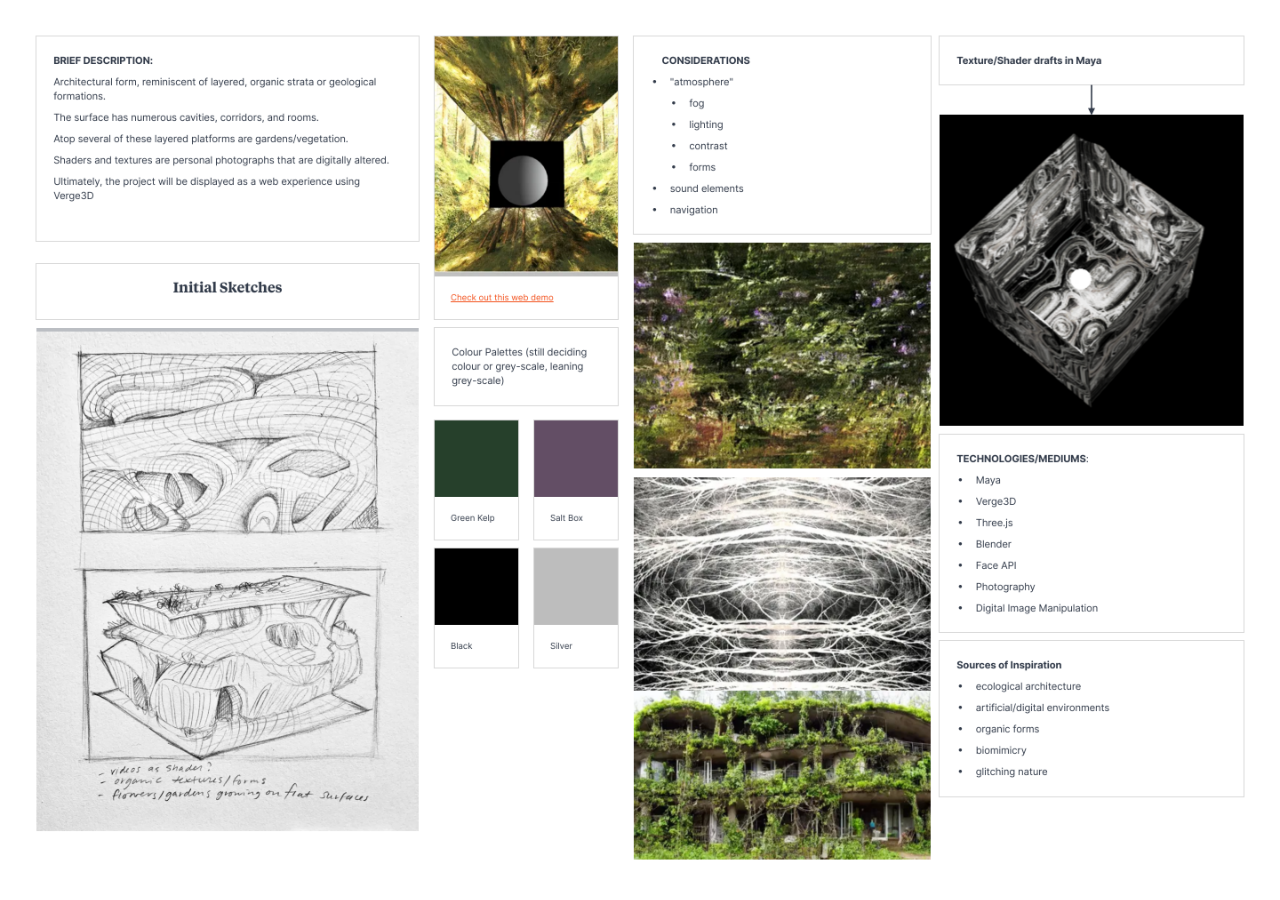
<file: moodboard/index.html>
<!DOCTYPE html>
<html lang="en">
<head>
    <meta charset="UTF-8">
    <meta name="viewport" content="width=device-width, initial-scale=1.0">
    <title>moodboard</title>
    <link rel="stylesheet" href="style.css">
</head>
<body>
    <img src="3d.png">
</body>
</html>
</file>
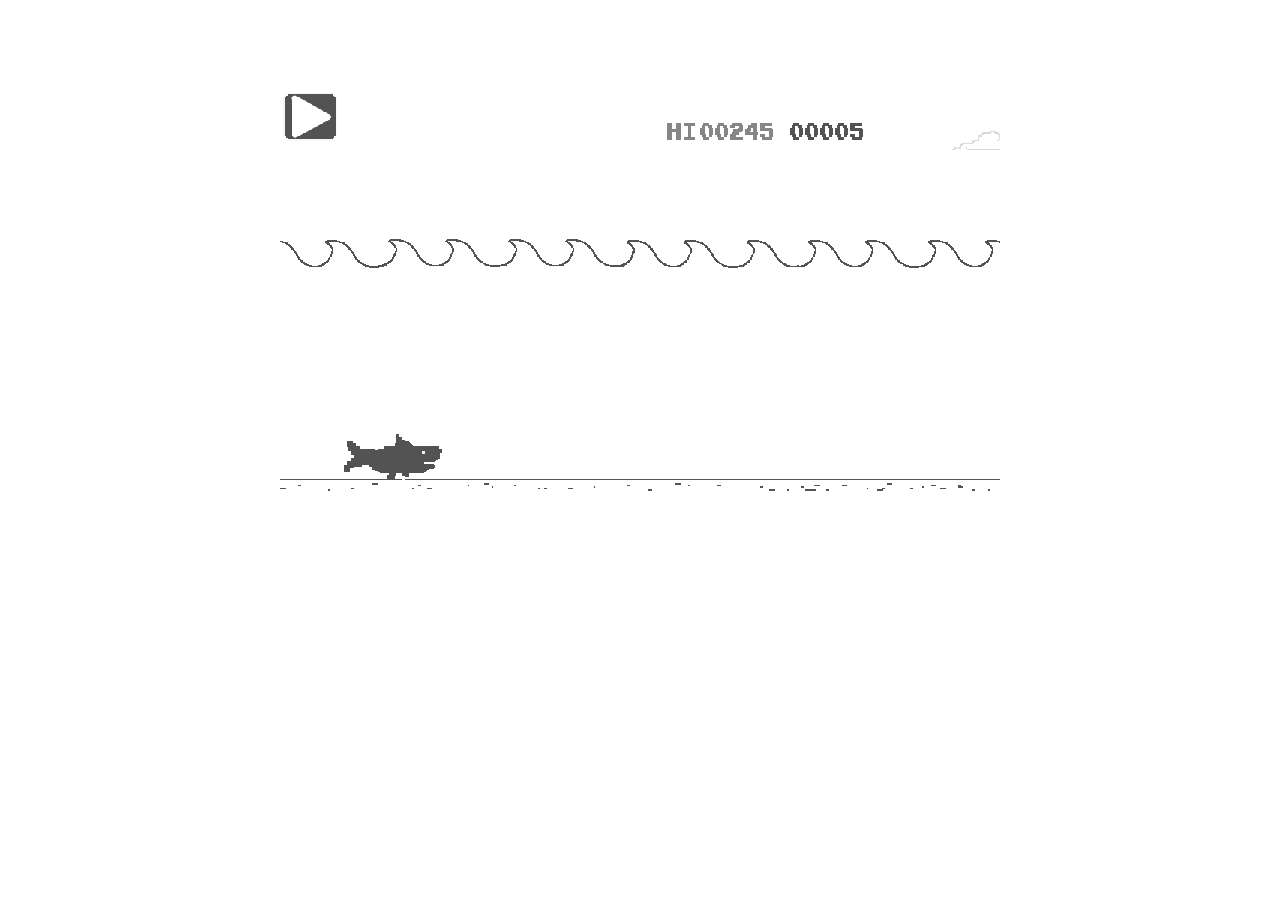
<file: sharkgame/googlrgame/index.html>
<!DOCTYPE html>
<!-- Created with https://packager.turbowarp.org/ -->
<html>
<head>
  <meta charset="utf-8">
  <meta name="viewport" content="width=device-width, initial-scale=1.0, maximum-scale=1.0, user-scalable=no">
  <!-- We only include this to explicitly loosen the CSP of various packager environments. It does not provide any security. -->
  <meta http-equiv="Content-Security-Policy" content="default-src * 'self' 'unsafe-inline' 'unsafe-eval' data: blob:">
  <title>shark vs google fiber optic cables</title>
  <link rel="stylesheet" href="style.css">
  <meta name="theme-color" content="#ffffff">
  
</head>
<body>
  <div id="app"></div>

  <div id="launch" class="screen" hidden title="Click to start">
    <div class="green-flag">
      <svg viewBox="0 0 16.63 17.5" width="42" height="44">
        <defs><style>.cls-1,.cls-2{fill:#4cbf56;stroke:#45993d;stroke-linecap:round;stroke-linejoin:round;}.cls-2{stroke-width:1.5px;}</style></defs>
        <path class="cls-1" d="M.75,2A6.44,6.44,0,0,1,8.44,2h0a6.44,6.44,0,0,0,7.69,0V12.4a6.44,6.44,0,0,1-7.69,0h0a6.44,6.44,0,0,0-7.69,0"/>
        <line class="cls-2" x1="0.75" y1="16.75" x2="0.75" y2="0.75"/>
      </svg>
    </div>
  </div>

  <div id="loading" class="screen">
    <noscript>Enable JavaScript</noscript>
    
    
    <div class="progress-bar-outer"><div class="progress-bar-inner" id="loading-inner"></div></div>
  </div>

  <div id="error" class="screen" hidden>
    <h1>Error</h1>
    <details>
      <summary id="error-message"></summary>
      <p id="error-stack"></p>
    </details>
  </div>

  <script src="script.js"></script>
  <script>
    const appElement = document.getElementById('app');
    const launchScreen = document.getElementById('launch');
    const loadingScreen = document.getElementById('loading');
    const loadingInner = document.getElementById('loading-inner');
    const errorScreen = document.getElementById('error');
    const errorScreenMessage = document.getElementById('error-message');
    const errorScreenStack = document.getElementById('error-stack');

    const handleError = (error) => {
      console.error(error);
      if (!errorScreen.hidden) return;
      errorScreen.hidden = false;
      errorScreenMessage.textContent = '' + error;
      let debug = error && error.stack || 'no stack';
      debug += '\nUser agent: ' + navigator.userAgent;
      errorScreenStack.textContent = debug;
    };
    const setProgress = (progress) => {
      if (loadingInner) loadingInner.style.width = progress * 100 + '%';
    };
    const interpolate = (a, b, t) => a + t * (b - a);

    try {
      setProgress(0.1);

      const scaffolding = new Scaffolding.Scaffolding();
      scaffolding.width = 480;
      scaffolding.height = 360;
      scaffolding.resizeMode = "preserve-ratio";
      scaffolding.editableLists = false;
      scaffolding.usePackagedRuntime = true;
      scaffolding.setup();
      scaffolding.appendTo(appElement);

      const vm = scaffolding.vm;
      window.scaffolding = scaffolding;
      window.vm = scaffolding.vm;
      window.Scratch = {
        vm,
        renderer: vm.renderer,
        audioEngine: vm.runtime.audioEngine,
        bitmapAdapter: vm.runtime.v2BitmapAdapter,
        videoProvider: vm.runtime.ioDevices.video.provider
      };

      scaffolding.setUsername("player####".replace(/#/g, () => Math.floor(Math.random() * 10)));
      scaffolding.setAccentColor("#ffffff");

      scaffolding.addCloudProvider(new Scaffolding.Cloud.WebSocketProvider(["wss://clouddata.turbowarp.org","wss://clouddata.turbowarp.xyz"], "912745722"));

      vm.setTurboMode(false);
      if (vm.setInterpolation) vm.setInterpolation(false);
      if (vm.setFramerate) vm.setFramerate(30);
      if (vm.renderer.setUseHighQualityRender) vm.renderer.setUseHighQualityRender(true);
      if (vm.setRuntimeOptions) vm.setRuntimeOptions({
        fencing: true,
        miscLimits: true,
        maxClones: 300,
      });
      if (vm.setCompilerOptions) vm.setCompilerOptions({
        enabled: true,
        warpTimer: false
      });
      if (vm.renderer.setMaxTextureDimension) vm.renderer.setMaxTextureDimension(2048);

      if (typeof ScaffoldingAddons !== 'undefined') {
        ScaffoldingAddons.run(scaffolding, {"gamepad":false,"pointerlock":false,"specialCloudBehaviors":false,"unsafeCloudBehaviors":false,"pause":false});
      }

      scaffolding.setExtensionSecurityManager({
        getSandboxMode: () => 'unsandboxed',
        canLoadExtensionFromProject: () => true
      });
      for (const extension of []) {
        vm.extensionManager.loadExtensionURL(extension);
      }

    } catch (e) {
      handleError(e);
    }
  </script>
  
  
    <script>
      const getProjectData = (function() {
        const storage = scaffolding.storage;
        storage.onprogress = (total, loaded) => {
          setProgress(interpolate(0.2, 0.98, loaded / total));
        };
        
        storage.addWebStore(
          [
            storage.AssetType.ImageVector,
            storage.AssetType.ImageBitmap,
            storage.AssetType.Sound,
            storage.AssetType.Font
          ].filter(i => i),
          (asset) => new URL('./assets/' + asset.assetId + '.' + asset.dataFormat, location).href
        );
        return () => new Promise((resolve, reject) => {
        const xhr = new XMLHttpRequest();
        xhr.onload = () => {
          resolve(xhr.response);
        };
        xhr.onerror = () => {
          if (location.protocol === 'file:') {
            reject(new Error('Zip environment must be used from a website, not from a file URL.'));
          } else {
            reject(new Error('Request to load project data failed.'));
          }
        };
        xhr.onprogress = (e) => {
          if (e.lengthComputable) {
            setProgress(interpolate(0.1, 0.2, e.loaded / e.total));
          }
        };
        xhr.responseType = 'arraybuffer';
        xhr.open('GET', "./assets/project.json");
        xhr.send();
      });
      })();
    </script>
  <script>
    const run = async () => {
      const projectData = await getProjectData();
      await scaffolding.loadProject(projectData);
      setProgress(1);
      loadingScreen.hidden = true;
      if (true) {
        scaffolding.start();
      } else {
        launchScreen.hidden = false;
        launchScreen.addEventListener('click', () => {
          launchScreen.hidden = true;
          scaffolding.start();
        });
        launchScreen.focus();
      }
    };
    run().catch(handleError);
  </script>
</body>
</html>
</file>
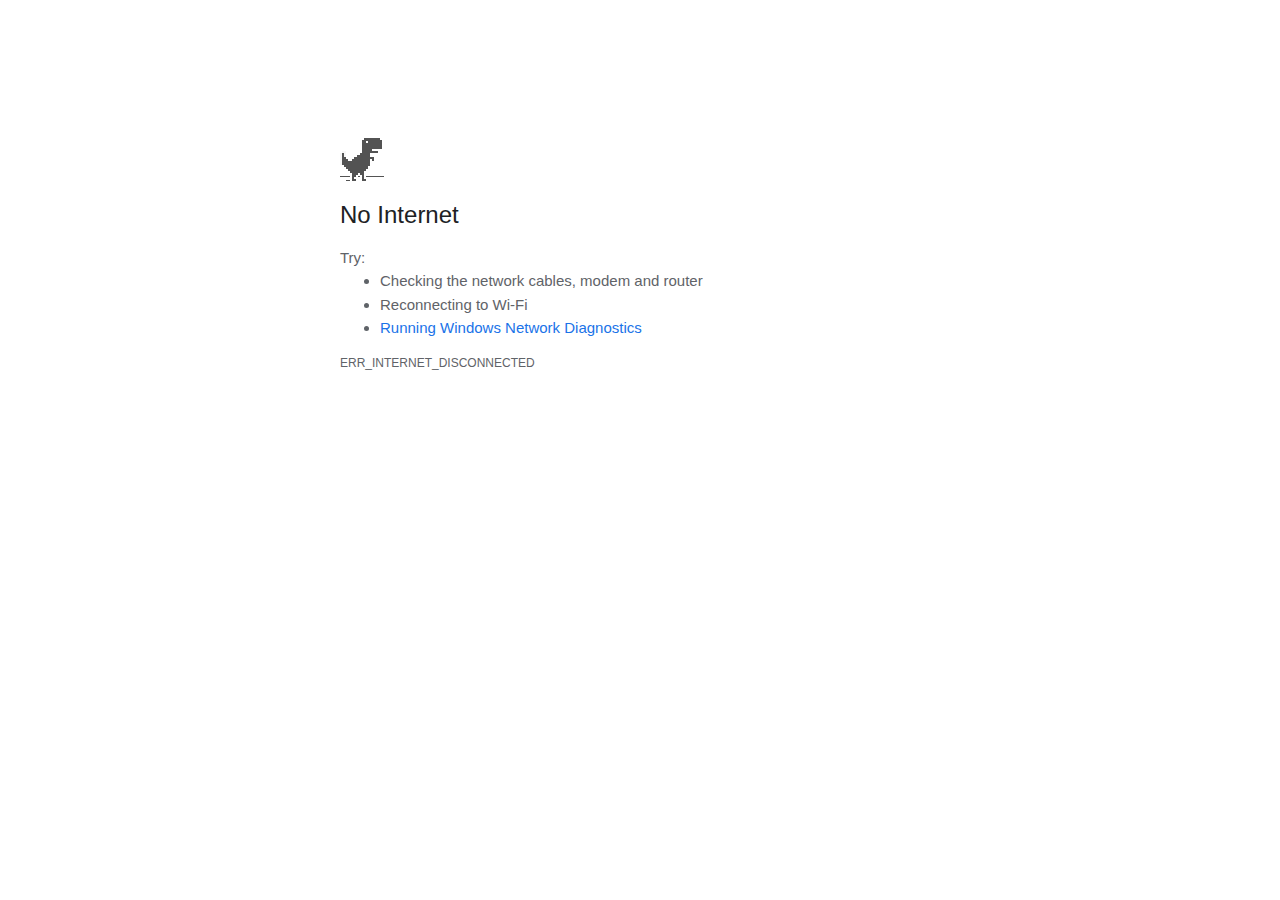
<file: nointernet/nointernet.html>
<html dir="ltr" lang="en" class="offline"><head>
    <meta charset="utf-8">
    <meta name="color-scheme" content="light dark">
    <meta name="theme-color" content="#fff">
    <meta name="viewport" content="width=device-width, initial-scale=1.0,
                                   maximum-scale=1.0, user-scalable=no">
    <title>www.google.com</title>
    <style>/* Copyright 2017 The Chromium Authors
   * Use of this source code is governed by a BSD-style license that can be
   * found in the LICENSE file. */
  
  a {
    color: var(--link-color);
  }
  
  body {
    --background-color: #fff;
    --error-code-color: var(--google-gray-700);
    --google-blue-100: rgb(210, 227, 252);
    --google-blue-300: rgb(138, 180, 248);
    --google-blue-600: rgb(26, 115, 232);
    --google-blue-700: rgb(25, 103, 210);
    --google-gray-100: rgb(241, 243, 244);
    --google-gray-300: rgb(218, 220, 224);
    --google-gray-500: rgb(154, 160, 166);
    --google-gray-50: rgb(248, 249, 250);
    --google-gray-600: rgb(128, 134, 139);
    --google-gray-700: rgb(95, 99, 104);
    --google-gray-800: rgb(60, 64, 67);
    --google-gray-900: rgb(32, 33, 36);
    --heading-color: var(--google-gray-900);
    --link-color: rgb(88, 88, 88);
    --popup-container-background-color: rgba(0,0,0,.65);
    --primary-button-fill-color-active: var(--google-blue-700);
    --primary-button-fill-color: var(--google-blue-600);
    --primary-button-text-color: #fff;
    --quiet-background-color: rgb(247, 247, 247);
    --secondary-button-border-color: var(--google-gray-500);
    --secondary-button-fill-color: #fff;
    --secondary-button-hover-border-color: var(--google-gray-600);
    --secondary-button-hover-fill-color: var(--google-gray-50);
    --secondary-button-text-color: var(--google-gray-700);
    --small-link-color: var(--google-gray-700);
    --text-color: var(--google-gray-700);
    background: var(--background-color);
    color: var(--text-color);
    word-wrap: break-word;
  }
  
  .nav-wrapper .secondary-button {
    background: var(--secondary-button-fill-color);
    border: 1px solid var(--secondary-button-border-color);
    color: var(--secondary-button-text-color);
    float: none;
    margin: 0;
    padding: 8px 16px;
  }
  
  .hidden {
    display: none;
  }
  
  html {
    -webkit-text-size-adjust: 100%;
    font-size: 125%;
  }
  
  .icon {
    background-repeat: no-repeat;
    background-size: 100%;
  }
  
  @media (prefers-color-scheme: dark) {
    body {
      --background-color: var(--google-gray-900);
      --error-code-color: var(--google-gray-500);
      --heading-color: var(--google-gray-500);
      --link-color: var(--google-blue-300);
      --primary-button-fill-color-active: rgb(129, 162, 208);
      --primary-button-fill-color: var(--google-blue-300);
      --primary-button-text-color: var(--google-gray-900);
      --quiet-background-color: var(--background-color);
      --secondary-button-border-color: var(--google-gray-700);
      --secondary-button-fill-color: var(--google-gray-900);
      --secondary-button-hover-fill-color: rgb(48, 51, 57);
      --secondary-button-text-color: var(--google-blue-300);
      --small-link-color: var(--google-blue-300);
      --text-color: var(--google-gray-500);
    }
  }
  </style>
    <style>/* Copyright 2014 The Chromium Authors
     Use of this source code is governed by a BSD-style license that can be
     found in the LICENSE file. */
  
  button {
    border: 0;
    border-radius: 20px;
    box-sizing: border-box;
    color: var(--primary-button-text-color);
    cursor: pointer;
    float: right;
    font-size: .875em;
    margin: 0;
    padding: 8px 16px;
    transition: box-shadow 150ms cubic-bezier(0.4, 0, 0.2, 1);
    user-select: none;
  }
  
  [dir='rtl'] button {
    float: left;
  }
  
  .bad-clock button,
  .captive-portal button,
  .https-only button,
  .insecure-form button,
  .lookalike-url button,
  .main-frame-blocked button,
  .neterror button,
  .pdf button,
  .ssl button,
  .enterprise-block button,
  .enterprise-warn button,
  .safe-browsing-billing button {
    background: var(--primary-button-fill-color);
  }
  
  button:active {
    background: var(--primary-button-fill-color-active);
    outline: 0;
  }
  
  #debugging {
    display: inline;
    overflow: auto;
  }
  
  .debugging-content {
    line-height: 1em;
    margin-bottom: 0;
    margin-top: 1em;
  }
  
  .debugging-content-fixed-width {
    display: block;
    font-family: monospace;
    font-size: 1.2em;
    margin-top: 0.5em;
  }
  
  .debugging-title {
    font-weight: bold;
  }
  
  #details {
    margin: 0 0 50px;
  }
  
  #details p:not(:first-of-type) {
    margin-top: 20px;
  }
  
  .secondary-button:active {
    border-color: white;
    box-shadow: 0 1px 2px 0 rgba(60, 64, 67, .3),
        0 2px 6px 2px rgba(60, 64, 67, .15);
  }
  
  .secondary-button:hover {
    background: var(--secondary-button-hover-fill-color);
    border-color: var(--secondary-button-hover-border-color);
    text-decoration: none;
  }
  
  .error-code {
    color: var(--error-code-color);
    font-size: .8em;
    margin-top: 12px;
    text-transform: uppercase;
  }
  
  #error-debugging-info {
    font-size: 0.8em;
  }
  
  h1 {
    color: var(--heading-color);
    font-size: 1.6em;
    font-weight: normal;
    line-height: 1.25em;
    margin-bottom: 16px;
  }
  
  h2 {
    font-size: 1.2em;
    font-weight: normal;
  }
  
  .icon {
    height: 72px;
    margin: 0 0 40px;
    width: 72px;
  }
  
  input[type=checkbox] {
    opacity: 0;
  }
  
  input[type=checkbox]:focus ~ .checkbox::after {
    outline: -webkit-focus-ring-color auto 5px;
  }
  
  .interstitial-wrapper {
    box-sizing: border-box;
    font-size: 1em;
    line-height: 1.6em;
    margin: 14vh auto 0;
    max-width: 600px;
    width: 100%;
  }
  
  #main-message > p {
    display: inline;
  }
  
  #extended-reporting-opt-in {
    font-size: .875em;
    margin-top: 32px;
  }
  
  #extended-reporting-opt-in label {
    display: grid;
    grid-template-columns: 1.8em 1fr;
    position: relative;
  }
  
  #enhanced-protection-message {
    border-radius: 20px;
    font-size: 1em;
    margin-top: 32px;
    padding: 10px 5px;
  }
  
  #enhanced-protection-message a {
    color: var(--google-red-10);
  }
  
  #enhanced-protection-message label {
    display: grid;
    grid-template-columns: 2.5em 1fr;
    position: relative;
  }
  
  #enhanced-protection-message div {
    margin: 0.5em;
  }
  
  #enhanced-protection-message .icon {
    height: 1.5em;
    vertical-align: middle;
    width: 1.5em;
  }
  
  .nav-wrapper {
    margin-top: 51px;
  }
  
  .nav-wrapper::after {
    clear: both;
    content: '';
    display: table;
    width: 100%;
  }
  
  .small-link {
    color: var(--small-link-color);
    font-size: .875em;
  }
  
  .checkboxes {
    flex: 0 0 24px;
  }
  
  .checkbox {
    --padding: .9em;
    background: transparent;
    display: block;
    height: 1em;
    left: -1em;
    padding-inline-start: var(--padding);
    position: absolute;
    right: 0;
    top: -.5em;
    width: 1em;
  }
  
  .checkbox::after {
    border: 1px solid white;
    border-radius: 2px;
    content: '';
    height: 1em;
    left: var(--padding);
    position: absolute;
    top: var(--padding);
    width: 1em;
  }
  
  .checkbox::before {
    background: transparent;
    border: 2px solid white;
    border-inline-end-width: 0;
    border-top-width: 0;
    content: '';
    height: .2em;
    left: calc(.3em + var(--padding));
    opacity: 0;
    position: absolute;
    top: calc(.3em  + var(--padding));
    transform: rotate(-45deg);
    width: .5em;
  }
  
  input[type=checkbox]:checked ~ .checkbox::before {
    opacity: 1;
  }
  
  #recurrent-error-message {
    background: #ededed;
    border-radius: 4px;
    margin-bottom: 16px;
    margin-top: 12px;
    padding: 12px 16px;
  }
  
  .showing-recurrent-error-message #extended-reporting-opt-in {
    margin-top: 16px;
  }
  
  .showing-recurrent-error-message #enhanced-protection-message {
    margin-top: 16px;
  }
  
  @media (max-width: 700px) {
    .interstitial-wrapper {
      padding: 0 10%;
    }
  
    #error-debugging-info {
      overflow: auto;
    }
  }
  
  @media (max-width: 420px) {
    button,
    [dir='rtl'] button,
    .small-link {
      float: none;
      font-size: .825em;
      font-weight: 500;
      margin: 0;
      width: 100%;
    }
  
    button {
      padding: 16px 24px;
    }
  
    #details {
      margin: 20px 0 20px 0;
    }
  
    #details p:not(:first-of-type) {
      margin-top: 10px;
    }
  
    .secondary-button:not(.hidden) {
      display: block;
      margin-top: 20px;
      text-align: center;
      width: 100%;
    }
  
    .interstitial-wrapper {
      padding: 0 5%;
    }
  
    #extended-reporting-opt-in {
      margin-top: 24px;
    }
  
    #enhanced-protection-message {
      margin-top: 24px;
    }
  
    .nav-wrapper {
      margin-top: 30px;
    }
  }
  
  /**
   * Mobile specific styling.
   * Navigation buttons are anchored to the bottom of the screen.
   * Details message replaces the top content in its own scrollable area.
   */
  
  @media (max-width: 420px) {
    .nav-wrapper .secondary-button {
      border: 0;
      margin: 16px 0 0;
      margin-inline-end: 0;
      padding-bottom: 16px;
      padding-top: 16px;
    }
  }
  
  /* Fixed nav. */
  @media (min-width: 240px) and (max-width: 420px) and
         (min-height: 401px),
         (min-width: 421px) and (min-height: 240px) and
         (max-height: 560px) {
    body .nav-wrapper {
      background: var(--background-color);
      bottom: 0;
      box-shadow: 0 -12px 24px var(--background-color);
      left: 0;
      margin: 0 auto;
      max-width: 736px;
      padding-inline-end: 24px;
      padding-inline-start: 24px;
      position: fixed;
      right: 0;
      width: 100%;
      z-index: 2;
    }
  
    .interstitial-wrapper {
      max-width: 736px;
    }
  
    #details,
    #main-content {
      padding-bottom: 40px;
    }
  
    #details {
      padding-top: 5.5vh;
    }
  
    button.small-link {
      color: var(--google-blue-600);
    }
  }
  
  @media (max-width: 420px) and (orientation: portrait),
         (max-height: 560px) {
    body {
      margin: 0 auto;
    }
  
    button,
    [dir='rtl'] button,
    button.small-link,
    .nav-wrapper .secondary-button {
      font-family: Roboto-Regular,Helvetica;
      font-size: .933em;
      margin: 6px 0;
      transform: translatez(0);
    }
  
    .nav-wrapper {
      box-sizing: border-box;
      padding-bottom: 8px;
      width: 100%;
    }
  
    #details {
      box-sizing: border-box;
      height: auto;
      margin: 0;
      opacity: 1;
      transition: opacity 250ms cubic-bezier(0.4, 0, 0.2, 1);
    }
  
    #details.hidden,
    #main-content.hidden {
      height: 0;
      opacity: 0;
      overflow: hidden;
      padding-bottom: 0;
      transition: none;
    }
  
    h1 {
      font-size: 1.5em;
      margin-bottom: 8px;
    }
  
    .icon {
      margin-bottom: 5.69vh;
    }
  
    .interstitial-wrapper {
      box-sizing: border-box;
      margin: 7vh auto 12px;
      padding: 0 24px;
      position: relative;
    }
  
    .interstitial-wrapper p {
      font-size: .95em;
      line-height: 1.61em;
      margin-top: 8px;
    }
  
    #main-content {
      margin: 0;
      transition: opacity 100ms cubic-bezier(0.4, 0, 0.2, 1);
    }
  
    .small-link {
      border: 0;
    }
  
    .suggested-left > #control-buttons,
    .suggested-right > #control-buttons {
      float: none;
      margin: 0;
    }
  }
  
  @media (min-width: 421px) and (min-height: 500px) and (max-height: 560px) {
    .interstitial-wrapper {
      margin-top: 10vh;
    }
  }
  
  @media (min-height: 400px) and (orientation:portrait) {
    .interstitial-wrapper {
      margin-bottom: 145px;
    }
  }
  
  @media (min-height: 299px) {
    .nav-wrapper {
      padding-bottom: 16px;
    }
  }
  
  @media (max-height: 560px) and (min-height: 240px) and (orientation:landscape) {
    .extended-reporting-has-checkbox #details {
      padding-bottom: 80px;
    }
  }
  
  @media (min-height: 500px) and (max-height: 650px) and (max-width: 414px) and
         (orientation: portrait) {
    .interstitial-wrapper {
      margin-top: 7vh;
    }
  }
  
  @media (min-height: 650px) and (max-width: 414px) and (orientation: portrait) {
    .interstitial-wrapper {
      margin-top: 10vh;
    }
  }
  
  /* Small mobile screens. No fixed nav. */
  @media (max-height: 400px) and (orientation: portrait),
         (max-height: 239px) and (orientation: landscape),
         (max-width: 419px) and (max-height: 399px) {
    .interstitial-wrapper {
      display: flex;
      flex-direction: column;
      margin-bottom: 0;
    }
  
    #details {
      flex: 1 1 auto;
      order: 0;
    }
  
    #main-content {
      flex: 1 1 auto;
      order: 0;
    }
  
    .nav-wrapper {
      flex: 0 1 auto;
      margin-top: 8px;
      order: 1;
      padding-inline-end: 0;
      padding-inline-start: 0;
      position: relative;
      width: 100%;
    }
  
    button,
    .nav-wrapper .secondary-button {
      padding: 16px 24px;
    }
  
    button.small-link {
      color: var(--google-blue-600);
    }
  }
  
  @media (max-width: 239px) and (orientation: portrait) {
    .nav-wrapper {
      padding-inline-end: 0;
      padding-inline-start: 0;
    }
  }
  </style>
    <style>/* Copyright 2013 The Chromium Authors
   * Use of this source code is governed by a BSD-style license that can be
   * found in the LICENSE file. */
  
  /* Don't use the main frame div when the error is in a subframe. */
  html[subframe] #main-frame-error {
    display: none;
  }
  
  /* Don't use the subframe error div when the error is in a main frame. */
  html:not([subframe]) #sub-frame-error {
    display: none;
  }
  
  h1 {
    margin-top: 0;
    word-wrap: break-word;
  }
  
  h1 span {
    font-weight: 500;
  }
  
  a {
    text-decoration: none;
  }
  
  .icon {
    -webkit-user-select: none;
    display: inline-block;
  }
  
  .icon-generic {
    /* Can't access chrome://theme/IDR_ERROR_NETWORK_GENERIC from an untrusted
     * renderer process, so embed the resource manually. */
    content: -webkit-image-set(
        url([data-uri]) 1x,
        url([data-uri]) 2x);
  }
  
  .icon-info {
    content: -webkit-image-set(
        url([data-uri]) 1x,
        url([data-uri]) 2x);
  }
  
  .icon-offline {
    content: -webkit-image-set(
        url([data-uri]) 1x,
        url([data-uri]) 2x);
    position: relative;
  }
  
  .icon-disabled {
    content: -webkit-image-set(
        url([data-uri]) 1x,
        url([data-uri]) 2x);
    width: 112px;
  }
  
  .hidden {
    display: none;
  }
  
  #suggestions-list a {
    color: var(--google-blue-600);
  }
  
  #suggestions-list p {
    margin-block-end: 0;
  }
  
  #suggestions-list ul {
    margin-top: 0;
  }
  
  .single-suggestion {
    list-style-type: none;
    padding-inline-start: 0;
  }
  
  #error-information-button {
    content: url([data-uri]);
    height: 24px;
    vertical-align: -.15em;
    width: 24px;
  }
  
  .use-popup-container#error-information-popup-container
    #error-information-popup {
    align-items: center;
    background-color: var(--popup-container-background-color);
    display: flex;
    height: 100%;
    left: 0;
    position: fixed;
    top: 0;
    width: 100%;
    z-index: 100;
  }
  
  .use-popup-container#error-information-popup-container
    #error-information-popup-content > p {
    margin-bottom: 11px;
    margin-inline-start: 20px;
  }
  
  .use-popup-container#error-information-popup-container #suggestions-list ul {
    margin-inline-start: 15px;
  }
  
  .use-popup-container#error-information-popup-container
    #error-information-popup-box {
    background-color: var(--background-color);
    left: 5%;
    padding-bottom: 15px;
    padding-top: 15px;
    position: fixed;
    width: 90%;
    z-index: 101;
  }
  
  .use-popup-container#error-information-popup-container div.error-code {
    margin-inline-start: 20px;
  }
  
  .use-popup-container#error-information-popup-container #suggestions-list p {
    margin-inline-start: 20px;
  }
  
  :not(.use-popup-container)#error-information-popup-container
    #error-information-popup-close {
    display: none;
  }
  
  #error-information-popup-close {
    margin-bottom: 0;
    margin-inline-end: 35px;
    margin-top: 15px;
    text-align: end;
  }
  
  .link-button {
    color: rgb(66, 133, 244);
    display: inline-block;
    font-weight: bold;
    text-transform: uppercase;
  }
  
  #sub-frame-error-details {
  
    color: #8F8F8F;
  
    /* Not done on mobile for performance reasons. */
    text-shadow: 0 1px 0 rgba(255,255,255,0.3);
  
  }
  
  [jscontent=hostName],
  [jscontent=failedUrl] {
    overflow-wrap: break-word;
  }
  
  .secondary-button {
    background: #d9d9d9;
    color: #696969;
    margin-inline-end: 16px;
  }
  
  .snackbar {
    background: #323232;
    border-radius: 2px;
    bottom: 24px;
    box-sizing: border-box;
    color: #fff;
    font-size: .87em;
    left: 24px;
    max-width: 568px;
    min-width: 288px;
    opacity: 0;
    padding: 16px 24px 12px;
    position: fixed;
    transform: translateY(90px);
    will-change: opacity, transform;
    z-index: 999;
  }
  
  .snackbar-show {
    -webkit-animation:
      show-snackbar 250ms cubic-bezier(0, 0, 0.2, 1) forwards,
      hide-snackbar 250ms cubic-bezier(0.4, 0, 1, 1) forwards 5s;
  }
  
  @-webkit-keyframes show-snackbar {
    100% {
      opacity: 1;
      transform: translateY(0);
    }
  }
  
  @-webkit-keyframes hide-snackbar {
    0% {
      opacity: 1;
      transform: translateY(0);
    }
    100% {
      opacity: 0;
      transform: translateY(90px);
    }
  }
  
  .suggestions {
    margin-top: 18px;
  }
  
  .suggestion-header {
    font-weight: bold;
    margin-bottom: 4px;
  }
  
  .suggestion-body {
    color: #777;
  }
  
  /* Decrease padding at low sizes. */
  @media (max-width: 640px), (max-height: 640px) {
    h1 {
      margin: 0 0 15px;
    }
    .suggestions {
      margin-top: 10px;
    }
    .suggestion-header {
      margin-bottom: 0;
    }
  }
  
  #download-link,
  #download-link-clicked {
    margin-bottom: 30px;
    margin-top: 30px;
  }
  
  #download-link-clicked {
    color: #BBB;
  }
  
  #download-link::before,
  #download-link-clicked::before {
    content: url([data-uri]);
    display: inline-block;
    margin-inline-end: 4px;
    vertical-align: -webkit-baseline-middle;
  }
  
  #download-link-clicked::before {
    opacity: 0;
    width: 0;
  }
  
  #offline-content-list-visibility-card {
    border: 1px solid white;
    border-radius: 8px;
    display: flex;
    font-size: .8em;
    justify-content: space-between;
    line-height: 1;
  }
  
  #offline-content-list.list-hidden #offline-content-list-visibility-card {
    border-color: rgb(218, 220, 224);
  }
  
  #offline-content-list-visibility-card > div {
    padding: 1em;
  }
  
  #offline-content-list-title {
    color: var(--google-gray-700);
  }
  
  #offline-content-list-show-text,
  #offline-content-list-hide-text {
    color: rgb(66, 133, 244);
  }
  
  /* Hides the "hide" text div when the offline content list is collapsed/hidden
   * and, alternatively, hides the "show" text div when the offline content list
   * is expanded/shown.
   */
  #offline-content-list.list-hidden #offline-content-list-hide-text,
  #offline-content-list:not(.list-hidden) #offline-content-list-show-text {
    display: none;
  }
  
  /* Controls the animation of the offline content list when it is expanded/shown.
   */
  #offline-content-suggestions {
    /* Max-height has to be set for the height animation to work. The chosen value
     * is a little greater than the maximum height the list will have, when all
     * suggestions have images, so that it is never clamped. This makes so that
     * when the actual height is smaller then the animation is not as smooth.
     */
    max-height: 27em;
    transition: max-height 200ms ease-in, visibility 0s 200ms,
                opacity 200ms 200ms linear;
  }
  
  /* Controls the animation of the offline content list when it is
   * collapsed/hidden.
   */
  #offline-content-list.list-hidden #offline-content-suggestions {
    max-height: 0;
    opacity: 0;
    transition: opacity 200ms linear, visibility 0s 200ms,
                max-height 200ms 200ms ease-out;
    visibility: hidden;
  }
  
  #offline-content-list {
    margin-inline-start: -5%;
    width: 110%;
  }
  
  /* The selectors below adjust the "overflow" of the suggestion cards contents
   * based on the same screen size based strategy used for the main frame, which
   * is applied by the `interstitial-wrapper` class. */
  @media (max-width: 420px)  {
    #offline-content-list {
      margin-inline-start: -2.5%;
      width: 105%;
    }
  }
  @media (max-width: 420px) and (orientation: portrait),
         (max-height: 560px) {
    #offline-content-list {
      margin-inline-start: -12px;
      width: calc(100% + 24px);
    }
  }
  
  .suggestion-with-image .offline-content-suggestion-thumbnail {
    flex-basis: 8.2em;
    flex-shrink: 0;
  }
  
  .suggestion-with-image .offline-content-suggestion-thumbnail > img {
    height: 100%;
    width: 100%;
  }
  
  .suggestion-with-image #offline-content-list:not(.is-rtl)
  .offline-content-suggestion-thumbnail > img {
    border-bottom-right-radius: 7px;
    border-top-right-radius: 7px;
  }
  
  .suggestion-with-image #offline-content-list.is-rtl
  .offline-content-suggestion-thumbnail > img {
    border-bottom-left-radius: 7px;
    border-top-left-radius: 7px;
  }
  
  .suggestion-with-icon .offline-content-suggestion-thumbnail {
    align-items: center;
    display: flex;
    justify-content: center;
    min-height: 4.2em;
    min-width: 4.2em;
  }
  
  .suggestion-with-icon .offline-content-suggestion-thumbnail > div {
    align-items: center;
    background-color: rgb(241, 243, 244);
    border-radius: 50%;
    display: flex;
    height: 2.3em;
    justify-content: center;
    width: 2.3em;
  }
  
  .suggestion-with-icon .offline-content-suggestion-thumbnail > div > img {
    height: 1.45em;
    width: 1.45em;
  }
  
  .offline-content-suggestion-favicon {
    height: 1em;
    margin-inline-end: 0.4em;
    width: 1.4em;
  }
  
  .offline-content-suggestion-favicon > img {
    height: 1.4em;
    width: 1.4em;
  }
  
  .no-favicon .offline-content-suggestion-favicon {
    display: none;
  }
  
  .image-video {
    content: url([data-uri]);
  }
  
  .image-music-note {
    content: url([data-uri]);
  }
  
  .image-earth {
    content: url([data-uri]);
  }
  
  .image-file {
    content: url([data-uri]);
  }
  
  .offline-content-suggestion-texts {
    display: flex;
    flex-direction: column;
    justify-content: space-between;
    line-height: 1.3;
    padding: .9em;
    width: 100%;
  }
  
  .offline-content-suggestion-title {
    -webkit-box-orient: vertical;
    -webkit-line-clamp: 3;
    color: rgb(32, 33, 36);
    display: -webkit-box;
    font-size: 1.1em;
    overflow: hidden;
    text-overflow: ellipsis;
  }
  
  div.offline-content-suggestion {
    align-items: stretch;
    border: 1px solid rgb(218, 220, 224);
    border-radius: 8px;
    display: flex;
    justify-content: space-between;
    margin-bottom: .8em;
  }
  
  .suggestion-with-image {
    flex-direction: row;
    height: 8.2em;
    max-height: 8.2em;
  }
  
  .suggestion-with-icon {
    flex-direction: row-reverse;
    height: 4.2em;
    max-height: 4.2em;
  }
  
  .suggestion-with-icon .offline-content-suggestion-title {
    -webkit-line-clamp: 1;
    word-break: break-all;
  }
  
  .suggestion-with-icon .offline-content-suggestion-texts {
    padding-inline-start: 0;
  }
  
  .offline-content-suggestion-attribution-freshness {
    color: rgb(95, 99, 104);
    display: flex;
    font-size: .8em;
    line-height: 1.7em;
  }
  
  .offline-content-suggestion-attribution {
    -webkit-box-orient: vertical;
    -webkit-line-clamp: 1;
    display: -webkit-box;
    flex-shrink: 1;
    margin-inline-end: 0.3em;
    overflow: hidden;
    overflow-wrap: break-word;
    text-overflow: ellipsis;
    word-break: break-all;
  }
  
  .no-attribution .offline-content-suggestion-attribution {
    display: none;
  }
  
  .offline-content-suggestion-freshness::before {
    content: '-';
    display: inline-block;
    flex-shrink: 0;
    margin-inline-end: .1em;
    margin-inline-start: .1em;
  }
  
  .no-attribution .offline-content-suggestion-freshness::before {
    display: none;
  }
  
  .offline-content-suggestion-freshness {
    flex-shrink: 0;
  }
  
  .suggestion-with-image .offline-content-suggestion-pin-spacer {
    flex-grow: 100;
    flex-shrink: 1;
  }
  
  .suggestion-with-image .offline-content-suggestion-pin {
    content: url([data-uri]);
    flex-shrink: 0;
    height: 1.4em;
    margin-inline-start: .4em;
    width: 1.4em;
  }
  
  /* Controls the animation (and a bit more) of the launch-downloads-home action
   * button when the offline content list is expanded/shown.
   */
  #offline-content-list-action {
    text-align: center;
    transition: visibility 0s 200ms, opacity 200ms 200ms linear;
  }
  
  /* Controls the animation of the launch-downloads-home action button when the
   * offline content list is collapsed/hidden.
   */
  #offline-content-list.list-hidden #offline-content-list-action {
    opacity: 0;
    transition: opacity 200ms linear, visibility 0s 200ms;
    visibility: hidden;
  }
  
  #cancel-save-page-button {
    background-image: url([data-uri]);
    background-position: right 27px center;
    background-repeat: no-repeat;
    border: 1px solid var(--google-gray-300);
    border-radius: 5px;
    color: var(--google-gray-700);
    margin-bottom: 26px;
    padding-bottom: 16px;
    padding-inline-end: 88px;
    padding-inline-start: 16px;
    padding-top: 16px;
    text-align: start;
  }
  
  html[dir='rtl'] #cancel-save-page-button {
    background-position: left 27px center;
  }
  
  #save-page-for-later-button {
    display: flex;
    justify-content: start;
  }
  
  #save-page-for-later-button a::before {
    content: url([data-uri]);
    display: inline-block;
    margin-inline-end: 4px;
    vertical-align: -webkit-baseline-middle;
  }
  
  .hidden#save-page-for-later-button {
    display: none;
  }
  
  /* Don't allow overflow when in a subframe. */
  html[subframe] body {
    overflow: hidden;
  }
  
  #sub-frame-error {
    -webkit-align-items: center;
    -webkit-flex-flow: column;
    -webkit-justify-content: center;
    background-color: #DDD;
    display: -webkit-flex;
    height: 100%;
    left: 0;
    position: absolute;
    text-align: center;
    top: 0;
    transition: background-color 200ms ease-in-out;
    width: 100%;
  }
  
  #sub-frame-error:hover {
    background-color: #EEE;
  }
  
  #sub-frame-error .icon-generic {
    margin: 0 0 16px;
  }
  
  #sub-frame-error-details {
    margin: 0 10px;
    text-align: center;
    visibility: hidden;
  }
  
  /* Show details only when hovering. */
  #sub-frame-error:hover #sub-frame-error-details {
    visibility: visible;
  }
  
  /* If the iframe is too small, always hide the error code. */
  /* TODO(mmenke): See if overflow: no-display works better, once supported. */
  @media (max-width: 200px), (max-height: 95px) {
    #sub-frame-error-details {
      display: none;
    }
  }
  
  /* Adjust icon for small embedded frames in apps. */
  @media (max-height: 100px) {
    #sub-frame-error .icon-generic {
      height: auto;
      margin: 0;
      padding-top: 0;
      width: 25px;
    }
  }
  
  /* details-button is special; it's a <button> element that looks like a link. */
  #details-button {
    box-shadow: none;
    min-width: 0;
  }
  
  /* Styles for platform dependent separation of controls and details button. */
  .suggested-left > #control-buttons,
  .suggested-right > #details-button {
    float: left;
  }
  
  .suggested-right > #control-buttons,
  .suggested-left > #details-button {
    float: right;
  }
  
  .suggested-left .secondary-button {
    margin-inline-end: 0;
    margin-inline-start: 16px;
  }
  
  #details-button.singular {
    float: none;
  }
  
  /* download-button shows both icon and text. */
  #download-button {
    padding-bottom: 4px;
    padding-top: 4px;
    position: relative;
  }
  
  #download-button::before {
    background: -webkit-image-set(
        url([data-uri]) 1x,
        url([data-uri]) 2x)
      no-repeat;
    content: '';
    display: inline-block;
    height: 24px;
    margin-inline-end: 4px;
    margin-inline-start: -4px;
    vertical-align: middle;
    width: 24px;
  }
  
  #download-button:disabled {
    background: rgb(180, 206, 249);
    color: rgb(255, 255, 255);
  }
  
  #buttons::after {
    clear: both;
    content: '';
    display: block;
    width: 100%;
  }
  
  /* Offline page */
  html[dir='rtl'] .runner-container,
  html[dir='rtl'].offline .icon-offline {
    transform: scaleX(-1);
  }
  
  .offline {
    transition: filter 1.5s cubic-bezier(0.65, 0.05, 0.36, 1),
                background-color 1.5s cubic-bezier(0.65, 0.05, 0.36, 1);
  
    will-change: filter, background-color;
  
  }
  
  .offline body {
    transition: background-color 1.5s cubic-bezier(0.65, 0.05, 0.36, 1);
  }
  
  .offline #main-message > p {
    display: none;
  }
  
  .offline.inverted {
    background-color: #fff;
    filter: invert(1);
  }
  
  .offline.inverted body {
    background-color: #fff;
  }
  
  .offline .interstitial-wrapper {
    color: var(--text-color);
    font-size: 1em;
    line-height: 1.55;
    margin: 0 auto;
    max-width: 600px;
    padding-top: 100px;
    position: relative;
    width: 100%;
  }
  
  .offline .runner-container {
    direction: ltr;
    height: 150px;
    max-width: 600px;
    overflow: hidden;
    position: absolute;
    top: 35px;
    width: 44px;
  }
  
  .offline .runner-container:focus {
    outline: none;
  }
  
  .offline .runner-container:focus-visible {
    outline: 3px solid var(--google-blue-300);
  }
  
  .offline .runner-canvas {
    height: 150px;
    max-width: 600px;
    opacity: 1;
    overflow: hidden;
    position: absolute;
    top: 0;
    z-index: 10;
  }
  
  .offline .controller {
    height: 100vh;
    left: 0;
    position: absolute;
    top: 0;
    width: 100vw;
    z-index: 9;
  }
  
  #offline-resources {
    display: none;
  }
  
  #offline-instruction {
    image-rendering: pixelated;
    left: 0;
    margin: auto;
    position: absolute;
    right: 0;
    top: 60px;
    width: fit-content;
  }
  
  .offline-runner-live-region {
    bottom: 0;
    clip-path: polygon(0 0, 0 0, 0 0);
    color: var(--background-color);
    display: block;
    font-size: xx-small;
    overflow: hidden;
    position: absolute;
    text-align: center;
    transition: color 1.5s cubic-bezier(0.65, 0.05, 0.36, 1);
    user-select: none;
  }
  
  /* Custom toggle */
  .slow-speed-option {
    align-items: center;
    background: var(--google-gray-50);
    border-radius: 24px/50%;
    bottom: 0;
    color: var(--error-code-color);
    display: inline-flex;
    font-size: 1em;
    left: 0;
    line-height: 1.1em;
    margin: 5px auto;
    padding: 2px 12px 3px 20px;
    position: absolute;
    right: 0;
    width: max-content;
    z-index: 999;
  }
  
  .slow-speed-option.hidden {
    display: none;
  }
  
  .slow-speed-option [type=checkbox] {
    opacity: 0;
    pointer-events: none;
    position: absolute;
  }
  
  .slow-speed-option .slow-speed-toggle {
    cursor: pointer;
    margin-inline-start: 8px;
    padding: 8px 4px;
    position: relative;
  }
  
  .slow-speed-option [type=checkbox]:disabled ~ .slow-speed-toggle {
    cursor: default;
  }
  
  .slow-speed-option-label [type=checkbox] {
    opacity: 0;
    pointer-events: none;
    position: absolute;
  }
  
  .slow-speed-option .slow-speed-toggle::before,
  .slow-speed-option .slow-speed-toggle::after {
    content: '';
    display: block;
    margin: 0 3px;
    transition: all 100ms cubic-bezier(0.4, 0, 1, 1);
  }
  
  .slow-speed-option .slow-speed-toggle::before {
    background: rgb(189,193,198);
    border-radius: 0.65em;
    height: 0.9em;
    width: 2em;
  }
  
  .slow-speed-option .slow-speed-toggle::after {
    background: #fff;
    border-radius: 50%;
    box-shadow: 0 1px 3px 0 rgb(0 0 0 / 40%);
    height: 1.2em;
    position: absolute;
    top: 51%;
    transform: translate(-20%, -50%);
    width: 1.1em;
  }
  
  .slow-speed-option [type=checkbox]:focus + .slow-speed-toggle {
    box-shadow: 0 0 8px rgb(94, 158, 214);
    outline: 1px solid rgb(93, 157, 213);
  }
  
  .slow-speed-option [type=checkbox]:checked + .slow-speed-toggle::before {
    background: var(--google-blue-600);
    opacity: 0.5;
  }
  
  .slow-speed-option [type=checkbox]:checked + .slow-speed-toggle::after {
    background: var(--google-blue-600);
    transform: translate(calc(2em - 90%), -50%);
  }
  
  .slow-speed-option [type=checkbox]:checked:disabled +
    .slow-speed-toggle::before {
    background: rgb(189,193,198);
  }
  
  .slow-speed-option [type=checkbox]:checked:disabled +
    .slow-speed-toggle::after {
    background: var(--google-gray-50);
  }
  
  @media (max-width: 420px) {
    #download-button {
      padding-bottom: 12px;
      padding-top: 12px;
    }
  
    .suggested-left > #control-buttons,
    .suggested-right > #control-buttons {
      float: none;
    }
  
    .snackbar {
      border-radius: 0;
      bottom: 0;
      left: 0;
      width: 100%;
    }
  }
  
  @media (max-height: 350px) {
    h1 {
      margin: 0 0 15px;
    }
  
    .icon-offline {
      margin: 0 0 10px;
    }
  
    .interstitial-wrapper {
      margin-top: 5%;
    }
  
    .nav-wrapper {
      margin-top: 30px;
    }
  }
  
  @media (min-width: 420px) and (max-width: 736px) and
         (min-height: 240px) and (max-height: 420px) and
         (orientation:landscape) {
    .interstitial-wrapper {
      margin-bottom: 100px;
    }
  }
  
  @media (max-width: 360px) and (max-height: 480px) {
    .offline .interstitial-wrapper {
      padding-top: 60px;
    }
  
    .offline .runner-container {
      top: 8px;
    }
  }
  
  @media (min-height: 240px) and (orientation: landscape) {
    .offline .interstitial-wrapper {
      margin-bottom: 90px;
    }
  
    .icon-offline {
      margin-bottom: 20px;
    }
  }
  
  @media (max-height: 320px) and (orientation: landscape) {
    .icon-offline {
      margin-bottom: 0;
    }
  
    .offline .runner-container {
      top: 10px;
    }
  }
  
  @media (max-width: 240px) {
    button {
      padding-inline-end: 12px;
      padding-inline-start: 12px;
    }
  
    .interstitial-wrapper {
      overflow: inherit;
      padding: 0 8px;
    }
  }
  
  @media (max-width: 120px) {
    button {
      width: auto;
    }
  }
  
  .arcade-mode,
  .arcade-mode .runner-container,
  .arcade-mode .runner-canvas {
    image-rendering: pixelated;
    max-width: 100%;
    overflow: hidden;
  }
  
  .arcade-mode #buttons,
  .arcade-mode #main-content {
    opacity: 0;
    overflow: hidden;
  }
  
  .arcade-mode .interstitial-wrapper {
    height: 100vh;
    max-width: 100%;
    overflow: hidden;
  }
  
  .arcade-mode .runner-container {
    left: 0;
    margin: auto;
    right: 0;
    transform-origin: top center;
    transition: transform 250ms cubic-bezier(0.4, 0, 1, 1) 400ms;
    z-index: 2;
  }
  
  @media (prefers-color-scheme: dark) {
    .icon {
      filter: invert(1);
    }
  
    .offline .runner-canvas {
      filter: invert(1);
    }
  
    .offline.inverted {
      background-color: var(--background-color);
      filter: invert(0);
    }
  
    .offline.inverted body {
      background-color: #fff;
    }
  
    .offline.inverted .offline-runner-live-region {
      color: #fff;
    }
  
    #suggestions-list a {
      color: var(--link-color);
    }
  
    #error-information-button {
      filter: invert(0.6);
    }
  
    .slow-speed-option {
      background: var(--google-gray-800);
      color: var(--google-gray-100);
    }
  
    .slow-speed-option .slow-speed-toggle::before,
    .slow-speed-option [type=checkbox]:checked:disabled +
      .slow-speed-toggle::before {
       background: rgb(189,193,198);
    }
  
    .slow-speed-option [type=checkbox]:checked + .slow-speed-toggle::after,
    .slow-speed-option [type=checkbox]:checked + .slow-speed-toggle::before {
      background: var(--google-blue-300);
    }
  }
  </style>
    <script>// Copyright 2013 The Chromium Authors
  // Use of this source code is governed by a BSD-style license that can be
  // found in the LICENSE file.
  
  /**
   * @typedef {{
   *   downloadButtonClick: function(),
   *   reloadButtonClick: function(string),
   *   detailsButtonClick: function(),
   *   diagnoseErrorsButtonClick: function(),
   *   portalSigninsButtonClick: function(),
   *   trackEasterEgg: function(),
   *   updateEasterEggHighScore: function(number),
   *   resetEasterEggHighScore: function(),
   *   launchOfflineItem: function(string, string),
   *   savePageForLater: function(),
   *   cancelSavePage: function(),
   *   listVisibilityChange: function(boolean),
   * }}
   */
  // eslint-disable-next-line no-var
  var errorPageController;
  
  const HIDDEN_CLASS = 'hidden';
  
  // Decodes a UTF16 string that is encoded as base64.
  function decodeUTF16Base64ToString(encoded_text) {
    const data = atob(encoded_text);
    let result = '';
    for (let i = 0; i < data.length; i += 2) {
      result +=
          String.fromCharCode(data.charCodeAt(i) * 256 + data.charCodeAt(i + 1));
    }
    return result;
  }
  
  function toggleHelpBox() {
    const helpBoxOuter = document.getElementById('details');
    helpBoxOuter.classList.toggle(HIDDEN_CLASS);
    const detailsButton = document.getElementById('details-button');
    if (helpBoxOuter.classList.contains(HIDDEN_CLASS)) {
      /** @suppress {missingProperties} */
      detailsButton.innerText = detailsButton.detailsText;
    } else {
      /** @suppress {missingProperties} */
      detailsButton.innerText = detailsButton.hideDetailsText;
    }
  
    // Details appears over the main content on small screens.
    if (mobileNav) {
      document.getElementById('main-content').classList.toggle(HIDDEN_CLASS);
      const runnerContainer = document.querySelector('.runner-container');
      if (runnerContainer) {
        runnerContainer.classList.toggle(HIDDEN_CLASS);
      }
    }
  }
  
  function diagnoseErrors() {
    if (window.errorPageController) {
      errorPageController.diagnoseErrorsButtonClick();
    }
  }
  
  function portalSignin() {
    if (window.errorPageController) {
      errorPageController.portalSigninButtonClick();
    }
  }
  
  // Subframes use a different layout but the same html file.  This is to make it
  // easier to support platforms that load the error page via different
  // mechanisms (Currently just iOS). We also use the subframe style for portals
  // as they are embedded like subframes and can't be interacted with by the user.
  let isSubFrame = false;
  if (window.top.location !== window.location || window.portalHost) {
    document.documentElement.setAttribute('subframe', '');
    isSubFrame = true;
  }
  
  // Re-renders the error page using |strings| as the dictionary of values.
  // Used by NetErrorTabHelper to update DNS error pages with probe results.
  function updateForDnsProbe(strings) {
    const context = new JsEvalContext(strings);
    jstProcess(context, document.getElementById('t'));
    onDocumentLoadOrUpdate();
  }
  
  // Adds an icon class to the list and removes classes previously set.
  function updateIconClass(newClass) {
    const frameSelector = isSubFrame ? '#sub-frame-error' : '#main-frame-error';
    const iconEl = document.querySelector(frameSelector + ' .icon');
  
    if (iconEl.classList.contains(newClass)) {
      return;
    }
  
    iconEl.className = 'icon ' + newClass;
  }
  
  // Implements button clicks.  This function is needed during the transition
  // between implementing these in trunk chromium and implementing them in iOS.
  function reloadButtonClick(url) {
    if (window.errorPageController) {
      // 
  
      // 
      errorPageController.reloadButtonClick();
      // 
    } else {
      window.location = url;
    }
  }
  
  function downloadButtonClick() {
    if (window.errorPageController) {
      errorPageController.downloadButtonClick();
      const downloadButton = document.getElementById('download-button');
      downloadButton.disabled = true;
      /** @suppress {missingProperties} */
      downloadButton.textContent = downloadButton.disabledText;
  
      document.getElementById('download-link-wrapper')
          .classList.add(HIDDEN_CLASS);
      document.getElementById('download-link-clicked-wrapper')
          .classList.remove(HIDDEN_CLASS);
    }
  }
  
  function detailsButtonClick() {
    if (window.errorPageController) {
      errorPageController.detailsButtonClick();
    }
  }
  
  let primaryControlOnLeft = true;
  // clang-format off
  // 
  
  function setAutoFetchState(scheduled, can_schedule) {
    document.getElementById('cancel-save-page-button')
        .classList.toggle(HIDDEN_CLASS, !scheduled);
    document.getElementById('save-page-for-later-button')
        .classList.toggle(HIDDEN_CLASS, scheduled || !can_schedule);
  }
  
  function savePageLaterClick() {
    errorPageController.savePageForLater();
    // savePageForLater will eventually trigger a call to setAutoFetchState() when
    // it completes.
  }
  
  function cancelSavePageClick() {
    errorPageController.cancelSavePage();
    // setAutoFetchState is not called in response to cancelSavePage(), so do it
    // now.
    setAutoFetchState(false, true);
  }
  
  function toggleErrorInformationPopup() {
    document.getElementById('error-information-popup-container')
        .classList.toggle(HIDDEN_CLASS);
  }
  
  function launchOfflineItem(itemID, name_space) {
    errorPageController.launchOfflineItem(itemID, name_space);
  }
  
  function launchDownloadsPage() {
    errorPageController.launchDownloadsPage();
  }
  
  function getIconForSuggestedItem(item) {
    // Note: |item.content_type| contains the enum values from
    // chrome::mojom::AvailableContentType.
    switch (item.content_type) {
      case 1:  // kVideo
        return 'image-video';
      case 2:  // kAudio
        return 'image-music-note';
      case 0:  // kPrefetchedPage
      case 3:  // kOtherPage
        return 'image-earth';
    }
    return 'image-file';
  }
  
  function getSuggestedContentDiv(item, index) {
    // Note: See AvailableContentToValue in available_offline_content_helper.cc
    // for the data contained in an |item|.
    // TODO(carlosk): Present |snippet_base64| when that content becomes
    // available.
    let thumbnail = '';
    const extraContainerClasses = [];
    // html_inline.py will try to replace src attributes with data URIs using a
    // simple regex. The following is obfuscated slightly to avoid that.
    const source = 'src';
    if (item.thumbnail_data_uri) {
      extraContainerClasses.push('suggestion-with-image');
      thumbnail = `<img ${source}="${item.thumbnail_data_uri}">`;
    } else {
      extraContainerClasses.push('suggestion-with-icon');
      const iconClass = getIconForSuggestedItem(item);
      thumbnail = `<div><img class="${iconClass}"></div>`;
    }
  
    let favicon = '';
    if (item.favicon_data_uri) {
      favicon = `<img ${source}="${item.favicon_data_uri}">`;
    } else {
      extraContainerClasses.push('no-favicon');
    }
  
    if (!item.attribution_base64) {
      extraContainerClasses.push('no-attribution');
    }
  
    return `
    <div class="offline-content-suggestion ${extraContainerClasses.join(' ')}"
      onclick="launchOfflineItem('${item.ID}', '${item.name_space}')">
        <div class="offline-content-suggestion-texts">
          <div id="offline-content-suggestion-title-${index}"
               class="offline-content-suggestion-title">
          </div>
          <div class="offline-content-suggestion-attribution-freshness">
            <div id="offline-content-suggestion-favicon-${index}"
                 class="offline-content-suggestion-favicon">
              ${favicon}
            </div>
            <div id="offline-content-suggestion-attribution-${index}"
                 class="offline-content-suggestion-attribution">
            </div>
            <div class="offline-content-suggestion-freshness">
              ${item.date_modified}
            </div>
            <div class="offline-content-suggestion-pin-spacer"></div>
            <div class="offline-content-suggestion-pin"></div>
          </div>
        </div>
        <div class="offline-content-suggestion-thumbnail">
          ${thumbnail}
        </div>
    </div>`;
  }
  
  /**
   * @typedef {{
   *   ID: string,
   *   name_space: string,
   *   title_base64: string,
   *   snippet_base64: string,
   *   date_modified: string,
   *   attribution_base64: string,
   *   thumbnail_data_uri: string,
   *   favicon_data_uri: string,
   *   content_type: number,
   * }}
   */
  let AvailableOfflineContent;
  
  // Populates a list of suggested offline content.
  // Note: For security reasons all content downloaded from the web is considered
  // unsafe and must be securely handled to be presented on the dino page. Images
  // have already been safely re-encoded but textual content -- like title and
  // attribution -- must be properly handled here.
  // @param {boolean} isShown
  // @param {Array<AvailableOfflineContent>} suggestions
  function offlineContentAvailable(isShown, suggestions) {
    if (!suggestions || !loadTimeData.valueExists('offlineContentList')) {
      return;
    }
  
    const suggestionsHTML = [];
    for (let index = 0; index < suggestions.length; index++) {
      suggestionsHTML.push(getSuggestedContentDiv(suggestions[index], index));
    }
  
    document.getElementById('offline-content-suggestions').innerHTML =
        suggestionsHTML.join('\n');
  
    // Sets textual web content using |textContent| to make sure it's handled as
    // plain text.
    for (let index = 0; index < suggestions.length; index++) {
      document.getElementById(`offline-content-suggestion-title-${index}`)
          .textContent =
          decodeUTF16Base64ToString(suggestions[index].title_base64);
      document.getElementById(`offline-content-suggestion-attribution-${index}`)
          .textContent =
          decodeUTF16Base64ToString(suggestions[index].attribution_base64);
    }
  
    const contentListElement = document.getElementById('offline-content-list');
    if (document.dir === 'rtl') {
      contentListElement.classList.add('is-rtl');
    }
    contentListElement.hidden = false;
    // The list is configured as hidden by default. Show it if needed.
    if (isShown) {
      toggleOfflineContentListVisibility(false);
    }
  }
  
  function toggleOfflineContentListVisibility(updatePref) {
    if (!loadTimeData.valueExists('offlineContentList')) {
      return;
    }
  
    const contentListElement = document.getElementById('offline-content-list');
    const isVisible = !contentListElement.classList.toggle('list-hidden');
  
    if (updatePref && window.errorPageController) {
      errorPageController.listVisibilityChanged(isVisible);
    }
  }
  
  // Called on document load, and from updateForDnsProbe().
  function onDocumentLoadOrUpdate() {
    const downloadButtonVisible = loadTimeData.valueExists('downloadButton') &&
        loadTimeData.getValue('downloadButton').msg;
    const detailsButton = document.getElementById('details-button');
  
    // If offline content suggestions will be visible, the usual buttons will not
    // be presented.
    const offlineContentVisible =
        loadTimeData.valueExists('suggestedOfflineContentPresentation');
    if (offlineContentVisible) {
      document.querySelector('.nav-wrapper').classList.add(HIDDEN_CLASS);
      detailsButton.classList.add(HIDDEN_CLASS);
  
      document.getElementById('download-link').hidden = !downloadButtonVisible;
      document.getElementById('download-links-wrapper')
          .classList.remove(HIDDEN_CLASS);
      document.getElementById('error-information-popup-container')
          .classList.add('use-popup-container', HIDDEN_CLASS);
      document.getElementById('error-information-button')
          .classList.remove(HIDDEN_CLASS);
    }
  
    const attemptAutoFetch = loadTimeData.valueExists('attemptAutoFetch') &&
        loadTimeData.getValue('attemptAutoFetch');
  
    const reloadButtonVisible = loadTimeData.valueExists('reloadButton') &&
        loadTimeData.getValue('reloadButton').msg;
  
    const reloadButton = document.getElementById('reload-button');
    const downloadButton = document.getElementById('download-button');
    if (reloadButton.style.display === 'none' &&
        downloadButton.style.display === 'none') {
      detailsButton.classList.add('singular');
    }
  
    // Show or hide control buttons.
    const controlButtonDiv = document.getElementById('control-buttons');
    controlButtonDiv.hidden =
        offlineContentVisible || !(reloadButtonVisible || downloadButtonVisible);
  
    const iconClass = loadTimeData.valueExists('iconClass') &&
        loadTimeData.getValue('iconClass');
  
    updateIconClass(iconClass);
  
    if (!isSubFrame && iconClass === 'icon-offline') {
      document.documentElement.classList.add('offline');
      new Runner('.interstitial-wrapper');
    }
  }
  
  function onDocumentLoad() {
    // Sets up the proper button layout for the current platform.
    const buttonsDiv = document.getElementById('buttons');
    if (primaryControlOnLeft) {
      buttonsDiv.classList.add('suggested-left');
    } else {
      buttonsDiv.classList.add('suggested-right');
    }
  
    onDocumentLoadOrUpdate();
  }
  
  document.addEventListener('DOMContentLoaded', onDocumentLoad);
  </script>
    <script>// Copyright 2015 The Chromium Authors
  // Use of this source code is governed by a BSD-style license that can be
  // found in the LICENSE file.
  
  let mobileNav = false;
  
  /**
   * For small screen mobile the navigation buttons are moved
   * below the advanced text.
   */
  function onResize() {
    const helpOuterBox = document.querySelector('#details');
    const mainContent = document.querySelector('#main-content');
    const mediaQuery = '(min-width: 240px) and (max-width: 420px) and ' +
        '(min-height: 401px), ' +
        '(max-height: 560px) and (min-height: 240px) and ' +
        '(min-width: 421px)';
  
    const detailsHidden = helpOuterBox.classList.contains(HIDDEN_CLASS);
    const runnerContainer = document.querySelector('.runner-container');
  
    // Check for change in nav status.
    if (mobileNav !== window.matchMedia(mediaQuery).matches) {
      mobileNav = !mobileNav;
  
      // Handle showing the top content / details sections according to state.
      if (mobileNav) {
        mainContent.classList.toggle(HIDDEN_CLASS, !detailsHidden);
        helpOuterBox.classList.toggle(HIDDEN_CLASS, detailsHidden);
        if (runnerContainer) {
          runnerContainer.classList.toggle(HIDDEN_CLASS, !detailsHidden);
        }
      } else if (!detailsHidden) {
        // Non mobile nav with visible details.
        mainContent.classList.remove(HIDDEN_CLASS);
        helpOuterBox.classList.remove(HIDDEN_CLASS);
        if (runnerContainer) {
          runnerContainer.classList.remove(HIDDEN_CLASS);
        }
      }
    }
  }
  
  function setupMobileNav() {
    window.addEventListener('resize', onResize);
    onResize();
  }
  
  document.addEventListener('DOMContentLoaded', setupMobileNav);
  </script>
    <script>// Copyright 2014 The Chromium Authors
  // Use of this source code is governed by a BSD-style license that can be
  // found in the LICENSE file.
  
  /**
   * T-Rex runner.
   * @param {string} outerContainerId Outer containing element id.
   * @param {!Object=} opt_config
   * @constructor
   * @implements {EventListener}
   * @export
   */
  function Runner(outerContainerId, opt_config) {
    // Singleton
    if (Runner.instance_) {
      return Runner.instance_;
    }
    Runner.instance_ = this;
  
    this.outerContainerEl = document.querySelector(outerContainerId);
    this.containerEl = null;
    this.snackbarEl = null;
    // A div to intercept touch events. Only set while (playing && useTouch).
    this.touchController = null;
  
    this.config = opt_config || Object.assign(Runner.config, Runner.normalConfig);
    // Logical dimensions of the container.
    this.dimensions = Runner.defaultDimensions;
  
    this.gameType = null;
    Runner.spriteDefinition = Runner.spriteDefinitionByType['original'];
  
    this.altGameImageSprite = null;
    this.altGameModeActive = false;
    this.altGameModeFlashTimer = null;
    this.fadeInTimer = 0;
  
    this.canvas = null;
    this.canvasCtx = null;
  
    this.tRex = null;
  
    this.distanceMeter = null;
    this.distanceRan = 0;
  
    this.highestScore = 0;
    this.syncHighestScore = false;
  
    this.time = 0;
    this.runningTime = 0;
    this.msPerFrame = 1000 / FPS;
    this.currentSpeed = this.config.SPEED;
    Runner.slowDown = false;
  
    this.obstacles = [];
  
    this.activated = false; // Whether the easter egg has been activated.
    this.playing = false; // Whether the game is currently in play state.
    this.crashed = false;
    this.paused = false;
    this.inverted = false;
    this.invertTimer = 0;
    this.resizeTimerId_ = null;
  
    this.playCount = 0;
  
    // Sound FX.
    this.audioBuffer = null;
  
    /** @type {Object} */
    this.soundFx = {};
    this.generatedSoundFx = null;
  
    // Global web audio context for playing sounds.
    this.audioContext = null;
  
    // Images.
    this.images = {};
    this.imagesLoaded = 0;
  
    // Gamepad state.
    this.pollingGamepads = false;
    this.gamepadIndex = undefined;
    this.previousGamepad = null;
  
    if (this.isDisabled()) {
      this.setupDisabledRunner();
    } else {
      if (Runner.isAltGameModeEnabled()) {
        this.initAltGameType();
        Runner.gameType = this.gameType;
      }
      this.loadImages();
  
      window['initializeEasterEggHighScore'] =
          this.initializeHighScore.bind(this);
    }
  }
  
  /**
   * Default game width.
   * @const
   */
  const DEFAULT_WIDTH = 600;
  
  /**
   * Frames per second.
   * @const
   */
  const FPS = 60;
  
  /** @const */
  const IS_HIDPI = window.devicePixelRatio > 1;
  
  /** @const */
  const IS_IOS = /CriOS/.test(window.navigator.userAgent);
  
  /** @const */
  const IS_MOBILE = /Android/.test(window.navigator.userAgent) || IS_IOS;
  
  /** @const */
  const IS_RTL = document.querySelector('html').dir == 'rtl';
  
  /** @const */
  const ARCADE_MODE_URL = 'chrome://dino/';
  
  /** @const */
  const RESOURCE_POSTFIX = 'offline-resources-';
  
  /** @const */
  const A11Y_STRINGS = {
    ariaLabel: 'dinoGameA11yAriaLabel',
    description: 'dinoGameA11yDescription',
    gameOver: 'dinoGameA11yGameOver',
    highScore: 'dinoGameA11yHighScore',
    jump: 'dinoGameA11yJump',
    started: 'dinoGameA11yStartGame',
    speedLabel: 'dinoGameA11ySpeedToggle',
  };
  
  /**
   * Default game configuration.
   * Shared config for all  versions of the game. Additional parameters are
   * defined in Runner.normalConfig and Runner.slowConfig.
   */
  Runner.config = {
    AUDIOCUE_PROXIMITY_THRESHOLD: 190,
    AUDIOCUE_PROXIMITY_THRESHOLD_MOBILE_A11Y: 250,
    BG_CLOUD_SPEED: 0.2,
    BOTTOM_PAD: 10,
    // Scroll Y threshold at which the game can be activated.
    CANVAS_IN_VIEW_OFFSET: -10,
    CLEAR_TIME: 3000,
    CLOUD_FREQUENCY: 0.5,
    FADE_DURATION: 1,
    FLASH_DURATION: 1000,
    GAMEOVER_CLEAR_TIME: 1200,
    INITIAL_JUMP_VELOCITY: 12,
    INVERT_FADE_DURATION: 12000,
    MAX_BLINK_COUNT: 3,
    MAX_CLOUDS: 6,
    MAX_OBSTACLE_LENGTH: 3,
    MAX_OBSTACLE_DUPLICATION: 2,
    RESOURCE_TEMPLATE_ID: 'audio-resources',
    SPEED: 6,
    SPEED_DROP_COEFFICIENT: 3,
    ARCADE_MODE_INITIAL_TOP_POSITION: 35,
    ARCADE_MODE_TOP_POSITION_PERCENT: 0.1,
  };
  
  Runner.normalConfig = {
    ACCELERATION: 0.001,
    AUDIOCUE_PROXIMITY_THRESHOLD: 190,
    AUDIOCUE_PROXIMITY_THRESHOLD_MOBILE_A11Y: 250,
    GAP_COEFFICIENT: 0.6,
    INVERT_DISTANCE: 700,
    MAX_SPEED: 13,
    MOBILE_SPEED_COEFFICIENT: 1.2,
    SPEED: 6,
  };
  
  
  Runner.slowConfig = {
    ACCELERATION: 0.0005,
    AUDIOCUE_PROXIMITY_THRESHOLD: 170,
    AUDIOCUE_PROXIMITY_THRESHOLD_MOBILE_A11Y: 220,
    GAP_COEFFICIENT: 0.3,
    INVERT_DISTANCE: 350,
    MAX_SPEED: 9,
    MOBILE_SPEED_COEFFICIENT: 1.5,
    SPEED: 4.2,
  };
  
  
  /**
   * Default dimensions.
   */
  Runner.defaultDimensions = {
    WIDTH: DEFAULT_WIDTH,
    HEIGHT: 150,
  };
  
  
  /**
   * CSS class names.
   * @enum {string}
   */
  Runner.classes = {
    ARCADE_MODE: 'arcade-mode',
    CANVAS: 'runner-canvas',
    CONTAINER: 'runner-container',
    CRASHED: 'crashed',
    ICON: 'icon-offline',
    INVERTED: 'inverted',
    SNACKBAR: 'snackbar',
    SNACKBAR_SHOW: 'snackbar-show',
    TOUCH_CONTROLLER: 'controller',
  };
  
  
  /**
   * Sound FX. Reference to the ID of the audio tag on interstitial page.
   * @enum {string}
   */
  Runner.sounds = {
    BUTTON_PRESS: 'offline-sound-press',
    HIT: 'offline-sound-hit',
    SCORE: 'offline-sound-reached',
  };
  
  
  /**
   * Key code mapping.
   * @enum {Object}
   */
  Runner.keycodes = {
    JUMP: {'38': 1, '32': 1},  // Up, spacebar
    DUCK: {'40': 1},           // Down
    RESTART: {'13': 1},        // Enter
  };
  
  
  /**
   * Runner event names.
   * @enum {string}
   */
  Runner.events = {
    ANIM_END: 'webkitAnimationEnd',
    CLICK: 'click',
    KEYDOWN: 'keydown',
    KEYUP: 'keyup',
    POINTERDOWN: 'pointerdown',
    POINTERUP: 'pointerup',
    RESIZE: 'resize',
    TOUCHEND: 'touchend',
    TOUCHSTART: 'touchstart',
    VISIBILITY: 'visibilitychange',
    BLUR: 'blur',
    FOCUS: 'focus',
    LOAD: 'load',
    GAMEPADCONNECTED: 'gamepadconnected',
  };
  
  Runner.prototype = {
    /**
     * Initialize alternative game type.
     */
    initAltGameType() {
      if (GAME_TYPE.length > 0) {
        this.gameType = loadTimeData && loadTimeData.valueExists('altGameType') ?
            GAME_TYPE[parseInt(loadTimeData.getValue('altGameType'), 10) - 1] :
            '';
      }
    },
  
    /**
     * Whether the easter egg has been disabled. CrOS enterprise enrolled devices.
     * @return {boolean}
     */
    isDisabled() {
      return loadTimeData && loadTimeData.valueExists('disabledEasterEgg');
    },
  
    /**
     * For disabled instances, set up a snackbar with the disabled message.
     */
    setupDisabledRunner() {
      this.containerEl = document.createElement('div');
      this.containerEl.className = Runner.classes.SNACKBAR;
      this.containerEl.textContent = loadTimeData.getValue('disabledEasterEgg');
      this.outerContainerEl.appendChild(this.containerEl);
  
      // Show notification when the activation key is pressed.
      document.addEventListener(Runner.events.KEYDOWN, function(e) {
        if (Runner.keycodes.JUMP[e.keyCode]) {
          this.containerEl.classList.add(Runner.classes.SNACKBAR_SHOW);
          document.querySelector('.icon').classList.add('icon-disabled');
        }
      }.bind(this));
    },
  
    /**
     * Setting individual settings for debugging.
     * @param {string} setting
     * @param {number|string} value
     */
    updateConfigSetting(setting, value) {
      if (setting in this.config && value !== undefined) {
        this.config[setting] = value;
  
        switch (setting) {
          case 'GRAVITY':
          case 'MIN_JUMP_HEIGHT':
          case 'SPEED_DROP_COEFFICIENT':
            this.tRex.config[setting] = value;
            break;
          case 'INITIAL_JUMP_VELOCITY':
            this.tRex.setJumpVelocity(value);
            break;
          case 'SPEED':
            this.setSpeed(/** @type {number} */ (value));
            break;
        }
      }
    },
  
    /**
     * Creates an on page image element from the base 64 encoded string source.
     * @param {string} resourceName Name in data object,
     * @return {HTMLImageElement} The created element.
     */
    createImageElement(resourceName) {
      const imgSrc = loadTimeData && loadTimeData.valueExists(resourceName) ?
          loadTimeData.getString(resourceName) :
          null;
  
      if (imgSrc) {
        const el =
            /** @type {HTMLImageElement} */ (document.createElement('img'));
        el.id = resourceName;
        el.src = imgSrc;
        document.getElementById('offline-resources').appendChild(el);
        return el;
      }
      return null;
    },
  
    /**
     * Cache the appropriate image sprite from the page and get the sprite sheet
     * definition.
     */
    loadImages() {
      let scale = '1x';
      this.spriteDef = Runner.spriteDefinition.LDPI;
      if (IS_HIDPI) {
        scale = '2x';
        this.spriteDef = Runner.spriteDefinition.HDPI;
      }
  
      Runner.imageSprite = /** @type {HTMLImageElement} */
          (document.getElementById(RESOURCE_POSTFIX + scale));
  
      if (this.gameType) {
        Runner.altGameImageSprite = /** @type {HTMLImageElement} */
            (this.createImageElement('altGameSpecificImage' + scale));
        Runner.altCommonImageSprite = /** @type {HTMLImageElement} */
            (this.createImageElement('altGameCommonImage' + scale));
      }
      Runner.origImageSprite = Runner.imageSprite;
  
      // Disable the alt game mode if the sprites can't be loaded.
      if (!Runner.altGameImageSprite || !Runner.altCommonImageSprite) {
        Runner.isAltGameModeEnabled = () => false;
        this.altGameModeActive = false;
      }
  
      if (Runner.imageSprite.complete) {
        this.init();
      } else {
        // If the images are not yet loaded, add a listener.
        Runner.imageSprite.addEventListener(Runner.events.LOAD,
            this.init.bind(this));
      }
    },
  
    /**
     * Load and decode base 64 encoded sounds.
     */
    loadSounds() {
      if (!IS_IOS) {
        this.audioContext = new AudioContext();
  
        const resourceTemplate =
            document.getElementById(this.config.RESOURCE_TEMPLATE_ID).content;
  
        for (const sound in Runner.sounds) {
          let soundSrc =
              resourceTemplate.getElementById(Runner.sounds[sound]).src;
          soundSrc = soundSrc.substr(soundSrc.indexOf(',') + 1);
          const buffer = decodeBase64ToArrayBuffer(soundSrc);
  
          // Async, so no guarantee of order in array.
          this.audioContext.decodeAudioData(buffer, function(index, audioData) {
              this.soundFx[index] = audioData;
            }.bind(this, sound));
        }
      }
    },
  
    /**
     * Sets the game speed. Adjust the speed accordingly if on a smaller screen.
     * @param {number=} opt_speed
     */
    setSpeed(opt_speed) {
      const speed = opt_speed || this.currentSpeed;
  
      // Reduce the speed on smaller mobile screens.
      if (this.dimensions.WIDTH < DEFAULT_WIDTH) {
        const mobileSpeed = Runner.slowDown ? speed :
                                              speed * this.dimensions.WIDTH /
                DEFAULT_WIDTH * this.config.MOBILE_SPEED_COEFFICIENT;
        this.currentSpeed = mobileSpeed > speed ? speed : mobileSpeed;
      } else if (opt_speed) {
        this.currentSpeed = opt_speed;
      }
    },
  
    /**
     * Game initialiser.
     */
    init() {
      // Hide the static icon.
      document.querySelector('.' + Runner.classes.ICON).style.visibility =
          'hidden';
  
      this.adjustDimensions();
      this.setSpeed();
  
      const ariaLabel = getA11yString(A11Y_STRINGS.ariaLabel);
      this.containerEl = document.createElement('div');
      this.containerEl.setAttribute('role', IS_MOBILE ? 'button' : 'application');
      this.containerEl.setAttribute('tabindex', '0');
      this.containerEl.setAttribute('title', ariaLabel);
  
      this.containerEl.className = Runner.classes.CONTAINER;
  
      // Player canvas container.
      this.canvas = createCanvas(this.containerEl, this.dimensions.WIDTH,
          this.dimensions.HEIGHT);
  
      // Live region for game status updates.
      this.a11yStatusEl = document.createElement('span');
      this.a11yStatusEl.className = 'offline-runner-live-region';
      this.a11yStatusEl.setAttribute('aria-live', 'assertive');
      this.a11yStatusEl.textContent = '';
      Runner.a11yStatusEl = this.a11yStatusEl;
  
      // Add checkbox to slow down the game.
      this.slowSpeedCheckboxLabel = document.createElement('label');
      this.slowSpeedCheckboxLabel.className = 'slow-speed-option hidden';
      this.slowSpeedCheckboxLabel.textContent =
          getA11yString(A11Y_STRINGS.speedLabel);
  
      this.slowSpeedCheckbox = document.createElement('input');
      this.slowSpeedCheckbox.setAttribute('type', 'checkbox');
      this.slowSpeedCheckbox.setAttribute(
          'title', getA11yString(A11Y_STRINGS.speedLabel));
      this.slowSpeedCheckbox.setAttribute('tabindex', '0');
      this.slowSpeedCheckbox.setAttribute('checked', 'checked');
  
      this.slowSpeedToggleEl = document.createElement('span');
      this.slowSpeedToggleEl.className = 'slow-speed-toggle';
  
      this.slowSpeedCheckboxLabel.appendChild(this.slowSpeedCheckbox);
      this.slowSpeedCheckboxLabel.appendChild(this.slowSpeedToggleEl);
  
      if (IS_IOS) {
        this.outerContainerEl.appendChild(this.a11yStatusEl);
      } else {
        this.containerEl.appendChild(this.a11yStatusEl);
      }
  
      announcePhrase(getA11yString(A11Y_STRINGS.description));
  
      this.generatedSoundFx = new GeneratedSoundFx();
  
      this.canvasCtx =
          /** @type {CanvasRenderingContext2D} */ (this.canvas.getContext('2d'));
      this.canvasCtx.fillStyle = '#f7f7f7';
      this.canvasCtx.fill();
      Runner.updateCanvasScaling(this.canvas);
  
      // Horizon contains clouds, obstacles and the ground.
      this.horizon = new Horizon(this.canvas, this.spriteDef, this.dimensions,
          this.config.GAP_COEFFICIENT);
  
      // Distance meter
      this.distanceMeter = new DistanceMeter(this.canvas,
            this.spriteDef.TEXT_SPRITE, this.dimensions.WIDTH);
  
      // Draw t-rex
      this.tRex = new Trex(this.canvas, this.spriteDef.TREX);
  
      this.outerContainerEl.appendChild(this.containerEl);
      this.outerContainerEl.appendChild(this.slowSpeedCheckboxLabel);
  
      this.startListening();
      this.update();
  
      window.addEventListener(Runner.events.RESIZE,
          this.debounceResize.bind(this));
  
      // Handle dark mode
      const darkModeMediaQuery =
          window.matchMedia('(prefers-color-scheme: dark)');
      this.isDarkMode = darkModeMediaQuery && darkModeMediaQuery.matches;
      darkModeMediaQuery.addListener((e) => {
        this.isDarkMode = e.matches;
      });
    },
  
    /**
     * Create the touch controller. A div that covers whole screen.
     */
    createTouchController() {
      this.touchController = document.createElement('div');
      this.touchController.className = Runner.classes.TOUCH_CONTROLLER;
      this.touchController.addEventListener(Runner.events.TOUCHSTART, this);
      this.touchController.addEventListener(Runner.events.TOUCHEND, this);
      this.outerContainerEl.appendChild(this.touchController);
    },
  
    /**
     * Debounce the resize event.
     */
    debounceResize() {
      if (!this.resizeTimerId_) {
        this.resizeTimerId_ =
            setInterval(this.adjustDimensions.bind(this), 250);
      }
    },
  
    /**
     * Adjust game space dimensions on resize.
     */
    adjustDimensions() {
      clearInterval(this.resizeTimerId_);
      this.resizeTimerId_ = null;
  
      const boxStyles = window.getComputedStyle(this.outerContainerEl);
      const padding = Number(boxStyles.paddingLeft.substr(0,
          boxStyles.paddingLeft.length - 2));
  
      this.dimensions.WIDTH = this.outerContainerEl.offsetWidth - padding * 2;
      if (this.isArcadeMode()) {
        this.dimensions.WIDTH = Math.min(DEFAULT_WIDTH, this.dimensions.WIDTH);
        if (this.activated) {
          this.setArcadeModeContainerScale();
        }
      }
  
      // Redraw the elements back onto the canvas.
      if (this.canvas) {
        this.canvas.width = this.dimensions.WIDTH;
        this.canvas.height = this.dimensions.HEIGHT;
  
        Runner.updateCanvasScaling(this.canvas);
  
        this.distanceMeter.calcXPos(this.dimensions.WIDTH);
        this.clearCanvas();
        this.horizon.update(0, 0, true);
        this.tRex.update(0);
  
        // Outer container and distance meter.
        if (this.playing || this.crashed || this.paused) {
          this.containerEl.style.width = this.dimensions.WIDTH + 'px';
          this.containerEl.style.height = this.dimensions.HEIGHT + 'px';
          this.distanceMeter.update(0, Math.ceil(this.distanceRan));
          this.stop();
        } else {
          this.tRex.draw(0, 0);
        }
  
        // Game over panel.
        if (this.crashed && this.gameOverPanel) {
          this.gameOverPanel.updateDimensions(this.dimensions.WIDTH);
          this.gameOverPanel.draw(this.altGameModeActive, this.tRex);
        }
      }
    },
  
    /**
     * Play the game intro.
     * Canvas container width expands out to the full width.
     */
    playIntro() {
      if (!this.activated && !this.crashed) {
        this.playingIntro = true;
        this.tRex.playingIntro = true;
  
        // CSS animation definition.
        const keyframes = '@-webkit-keyframes intro { ' +
              'from { width:' + Trex.config.WIDTH + 'px }' +
              'to { width: ' + this.dimensions.WIDTH + 'px }' +
            '}';
        document.styleSheets[0].insertRule(keyframes, 0);
  
        this.containerEl.addEventListener(Runner.events.ANIM_END,
            this.startGame.bind(this));
  
        this.containerEl.style.webkitAnimation = 'intro .4s ease-out 1 both';
        this.containerEl.style.width = this.dimensions.WIDTH + 'px';
  
        this.setPlayStatus(true);
        this.activated = true;
      } else if (this.crashed) {
        this.restart();
      }
    },
  
  
    /**
     * Update the game status to started.
     */
    startGame() {
      if (this.isArcadeMode()) {
        this.setArcadeMode();
      }
      this.toggleSpeed();
      this.runningTime = 0;
      this.playingIntro = false;
      this.tRex.playingIntro = false;
      this.containerEl.style.webkitAnimation = '';
      this.playCount++;
      this.generatedSoundFx.background();
      announcePhrase(getA11yString(A11Y_STRINGS.started));
  
      if (Runner.audioCues) {
        this.containerEl.setAttribute('title', getA11yString(A11Y_STRINGS.jump));
      }
  
      // Handle tabbing off the page. Pause the current game.
      document.addEventListener(Runner.events.VISIBILITY,
            this.onVisibilityChange.bind(this));
  
      window.addEventListener(Runner.events.BLUR,
            this.onVisibilityChange.bind(this));
  
      window.addEventListener(Runner.events.FOCUS,
            this.onVisibilityChange.bind(this));
    },
  
    clearCanvas() {
      this.canvasCtx.clearRect(0, 0, this.dimensions.WIDTH,
          this.dimensions.HEIGHT);
    },
  
    /**
     * Checks whether the canvas area is in the viewport of the browser
     * through the current scroll position.
     * @return boolean.
     */
    isCanvasInView() {
      return this.containerEl.getBoundingClientRect().top >
          Runner.config.CANVAS_IN_VIEW_OFFSET;
    },
  
    /**
     * Enable the alt game mode. Switching out the sprites.
     */
    enableAltGameMode() {
      Runner.imageSprite = Runner.altGameImageSprite;
      Runner.spriteDefinition = Runner.spriteDefinitionByType[Runner.gameType];
  
      if (IS_HIDPI) {
        this.spriteDef = Runner.spriteDefinition.HDPI;
      } else {
        this.spriteDef = Runner.spriteDefinition.LDPI;
      }
  
      this.altGameModeActive = true;
      this.tRex.enableAltGameMode(this.spriteDef.TREX);
      this.horizon.enableAltGameMode(this.spriteDef);
      this.generatedSoundFx.background();
    },
  
    /**
     * Update the game frame and schedules the next one.
     */
    update() {
      this.updatePending = false;
  
      const now = getTimeStamp();
      let deltaTime = now - (this.time || now);
  
      // Flashing when switching game modes.
      if (this.altGameModeFlashTimer < 0 || this.altGameModeFlashTimer === 0) {
        this.altGameModeFlashTimer = null;
        this.tRex.setFlashing(false);
        this.enableAltGameMode();
      } else if (this.altGameModeFlashTimer > 0) {
        this.altGameModeFlashTimer -= deltaTime;
        this.tRex.update(deltaTime);
        deltaTime = 0;
      }
  
      this.time = now;
  
      if (this.playing) {
        this.clearCanvas();
  
        // Additional fade in - Prevents jump when switching sprites
        if (this.altGameModeActive &&
            this.fadeInTimer <= this.config.FADE_DURATION) {
          this.fadeInTimer += deltaTime / 1000;
          this.canvasCtx.globalAlpha = this.fadeInTimer;
        } else {
          this.canvasCtx.globalAlpha = 1;
        }
  
        if (this.tRex.jumping) {
          this.tRex.updateJump(deltaTime);
        }
  
        this.runningTime += deltaTime;
        const hasObstacles = this.runningTime > this.config.CLEAR_TIME;
  
        // First jump triggers the intro.
        if (this.tRex.jumpCount === 1 && !this.playingIntro) {
          this.playIntro();
        }
  
        // The horizon doesn't move until the intro is over.
        if (this.playingIntro) {
          this.horizon.update(0, this.currentSpeed, hasObstacles);
        } else if (!this.crashed) {
          const showNightMode = this.isDarkMode ^ this.inverted;
          deltaTime = !this.activated ? 0 : deltaTime;
          this.horizon.update(
              deltaTime, this.currentSpeed, hasObstacles, showNightMode);
        }
  
        // Check for collisions.
        let collision = hasObstacles &&
            checkForCollision(this.horizon.obstacles[0], this.tRex);
  
        // For a11y, audio cues.
        if (Runner.audioCues && hasObstacles) {
          const jumpObstacle =
              this.horizon.obstacles[0].typeConfig.type != 'COLLECTABLE';
  
          if (!this.horizon.obstacles[0].jumpAlerted) {
            const threshold = Runner.isMobileMouseInput ?
                Runner.config.AUDIOCUE_PROXIMITY_THRESHOLD_MOBILE_A11Y :
                Runner.config.AUDIOCUE_PROXIMITY_THRESHOLD;
            const adjProximityThreshold = threshold +
                (threshold * Math.log10(this.currentSpeed / Runner.config.SPEED));
  
            if (this.horizon.obstacles[0].xPos < adjProximityThreshold) {
              if (jumpObstacle) {
                this.generatedSoundFx.jump();
              }
              this.horizon.obstacles[0].jumpAlerted = true;
            }
          }
        }
  
        // Activated alt game mode.
        if (Runner.isAltGameModeEnabled() && collision &&
            this.horizon.obstacles[0].typeConfig.type == 'COLLECTABLE') {
          this.horizon.removeFirstObstacle();
          this.tRex.setFlashing(true);
          collision = false;
          this.altGameModeFlashTimer = this.config.FLASH_DURATION;
          this.runningTime = 0;
          this.generatedSoundFx.collect();
        }
  
        if (!collision) {
          this.distanceRan += this.currentSpeed * deltaTime / this.msPerFrame;
  
          if (this.currentSpeed < this.config.MAX_SPEED) {
            this.currentSpeed += this.config.ACCELERATION;
          }
        } else {
          this.gameOver();
        }
  
        const playAchievementSound = this.distanceMeter.update(deltaTime,
            Math.ceil(this.distanceRan));
  
        if (!Runner.audioCues && playAchievementSound) {
          this.playSound(this.soundFx.SCORE);
        }
  
        // Night mode.
        if (!Runner.isAltGameModeEnabled()) {
          if (this.invertTimer > this.config.INVERT_FADE_DURATION) {
            this.invertTimer = 0;
            this.invertTrigger = false;
            this.invert(false);
          } else if (this.invertTimer) {
            this.invertTimer += deltaTime;
          } else {
            const actualDistance =
                this.distanceMeter.getActualDistance(Math.ceil(this.distanceRan));
  
            if (actualDistance > 0) {
              this.invertTrigger =
                  !(actualDistance % this.config.INVERT_DISTANCE);
  
              if (this.invertTrigger && this.invertTimer === 0) {
                this.invertTimer += deltaTime;
                this.invert(false);
              }
            }
          }
        }
      }
  
      if (this.playing || (!this.activated &&
          this.tRex.blinkCount < Runner.config.MAX_BLINK_COUNT)) {
        this.tRex.update(deltaTime);
        this.scheduleNextUpdate();
      }
    },
  
    /**
     * Event handler.
     * @param {Event} e
     */
    handleEvent(e) {
      return (function(evtType, events) {
        switch (evtType) {
          case events.KEYDOWN:
          case events.TOUCHSTART:
          case events.POINTERDOWN:
            this.onKeyDown(e);
            break;
          case events.KEYUP:
          case events.TOUCHEND:
          case events.POINTERUP:
            this.onKeyUp(e);
            break;
          case events.GAMEPADCONNECTED:
            this.onGamepadConnected(e);
            break;
        }
      }.bind(this))(e.type, Runner.events);
    },
  
    /**
     * Initialize audio cues if activated by focus on the canvas element.
     * @param {Event} e
     */
    handleCanvasKeyPress(e) {
      if (!this.activated && !Runner.audioCues) {
        this.toggleSpeed();
        Runner.audioCues = true;
        this.generatedSoundFx.init();
        Runner.generatedSoundFx = this.generatedSoundFx;
        Runner.config.CLEAR_TIME *= 1.2;
      } else if (e.keyCode && Runner.keycodes.JUMP[e.keyCode]) {
        this.onKeyDown(e);
      }
    },
  
    /**
     * Prevent space key press from scrolling.
     * @param {Event} e
     */
    preventScrolling(e) {
      if (e.keyCode === 32) {
        e.preventDefault();
      }
    },
  
    /**
     * Toggle speed setting if toggle is shown.
     */
    toggleSpeed() {
      if (Runner.audioCues) {
        const speedChange = Runner.slowDown != this.slowSpeedCheckbox.checked;
  
        if (speedChange) {
          Runner.slowDown = this.slowSpeedCheckbox.checked;
          const updatedConfig =
              Runner.slowDown ? Runner.slowConfig : Runner.normalConfig;
  
          Runner.config = Object.assign(Runner.config, updatedConfig);
          this.currentSpeed = updatedConfig.SPEED;
          this.tRex.enableSlowConfig();
          this.horizon.adjustObstacleSpeed();
        }
        if (this.playing) {
          this.disableSpeedToggle(true);
        }
      }
    },
  
    /**
     * Show the speed toggle.
     * From focus event or when audio cues are activated.
     * @param {Event=} e
     */
    showSpeedToggle(e) {
      const isFocusEvent = e && e.type == 'focus';
      if (Runner.audioCues || isFocusEvent) {
        this.slowSpeedCheckboxLabel.classList.toggle(
            HIDDEN_CLASS, isFocusEvent ? false : !this.crashed);
      }
    },
  
    /**
     * Disable the speed toggle.
     * @param {boolean} disable
     */
    disableSpeedToggle(disable) {
      if (disable) {
        this.slowSpeedCheckbox.setAttribute('disabled', 'disabled');
      } else {
        this.slowSpeedCheckbox.removeAttribute('disabled');
      }
    },
  
    /**
     * Bind relevant key / mouse / touch listeners.
     */
    startListening() {
      // A11y keyboard / screen reader activation.
      this.containerEl.addEventListener(
          Runner.events.KEYDOWN, this.handleCanvasKeyPress.bind(this));
      if (!IS_MOBILE) {
        this.containerEl.addEventListener(
            Runner.events.FOCUS, this.showSpeedToggle.bind(this));
      }
      this.canvas.addEventListener(
          Runner.events.KEYDOWN, this.preventScrolling.bind(this));
      this.canvas.addEventListener(
          Runner.events.KEYUP, this.preventScrolling.bind(this));
  
      // Keys.
      document.addEventListener(Runner.events.KEYDOWN, this);
      document.addEventListener(Runner.events.KEYUP, this);
  
      // Touch / pointer.
      this.containerEl.addEventListener(Runner.events.TOUCHSTART, this);
      document.addEventListener(Runner.events.POINTERDOWN, this);
      document.addEventListener(Runner.events.POINTERUP, this);
  
      if (this.isArcadeMode()) {
        // Gamepad
        window.addEventListener(Runner.events.GAMEPADCONNECTED, this);
      }
    },
  
    /**
     * Remove all listeners.
     */
    stopListening() {
      document.removeEventListener(Runner.events.KEYDOWN, this);
      document.removeEventListener(Runner.events.KEYUP, this);
  
      if (this.touchController) {
        this.touchController.removeEventListener(Runner.events.TOUCHSTART, this);
        this.touchController.removeEventListener(Runner.events.TOUCHEND, this);
      }
  
      this.containerEl.removeEventListener(Runner.events.TOUCHSTART, this);
      document.removeEventListener(Runner.events.POINTERDOWN, this);
      document.removeEventListener(Runner.events.POINTERUP, this);
  
      if (this.isArcadeMode()) {
        window.removeEventListener(Runner.events.GAMEPADCONNECTED, this);
      }
    },
  
    /**
     * Process keydown.
     * @param {Event} e
     */
    onKeyDown(e) {
      // Prevent native page scrolling whilst tapping on mobile.
      if (IS_MOBILE && this.playing) {
        e.preventDefault();
      }
  
      if (this.isCanvasInView()) {
        // Allow toggling of speed toggle.
        if (Runner.keycodes.JUMP[e.keyCode] &&
            e.target == this.slowSpeedCheckbox) {
          return;
        }
  
        if (!this.crashed && !this.paused) {
          // For a11y, screen reader activation.
          const isMobileMouseInput = IS_MOBILE &&
                  e.type === Runner.events.POINTERDOWN &&
                  e.pointerType == 'mouse' && e.target == this.containerEl ||
              (IS_IOS && e.pointerType == 'touch' &&
               document.activeElement == this.containerEl);
  
          if (Runner.keycodes.JUMP[e.keyCode] ||
              e.type === Runner.events.TOUCHSTART || isMobileMouseInput ||
              (Runner.keycodes.DUCK[e.keyCode] && this.altGameModeActive)) {
            e.preventDefault();
            // Starting the game for the first time.
            if (!this.playing) {
              // Started by touch so create a touch controller.
              if (!this.touchController && e.type === Runner.events.TOUCHSTART) {
                this.createTouchController();
              }
  
              if (isMobileMouseInput) {
                this.handleCanvasKeyPress(e);
              }
              this.loadSounds();
              this.setPlayStatus(true);
              this.update();
              if (window.errorPageController) {
                errorPageController.trackEasterEgg();
              }
            }
            // Start jump.
            if (!this.tRex.jumping && !this.tRex.ducking) {
              if (Runner.audioCues) {
                this.generatedSoundFx.cancelFootSteps();
              } else {
                this.playSound(this.soundFx.BUTTON_PRESS);
              }
              this.tRex.startJump(this.currentSpeed);
            }
            // Ducking is disabled on alt game modes.
          } else if (
              !this.altGameModeActive && this.playing &&
              Runner.keycodes.DUCK[e.keyCode]) {
            e.preventDefault();
            if (this.tRex.jumping) {
              // Speed drop, activated only when jump key is not pressed.
              this.tRex.setSpeedDrop();
            } else if (!this.tRex.jumping && !this.tRex.ducking) {
              // Duck.
              this.tRex.setDuck(true);
            }
          }
        }
      }
    },
  
    /**
     * Process key up.
     * @param {Event} e
     */
    onKeyUp(e) {
      const keyCode = String(e.keyCode);
      const isjumpKey = Runner.keycodes.JUMP[keyCode] ||
          e.type === Runner.events.TOUCHEND || e.type === Runner.events.POINTERUP;
  
      if (this.isRunning() && isjumpKey) {
        this.tRex.endJump();
      } else if (Runner.keycodes.DUCK[keyCode]) {
        this.tRex.speedDrop = false;
        this.tRex.setDuck(false);
      } else if (this.crashed) {
        // Check that enough time has elapsed before allowing jump key to restart.
        const deltaTime = getTimeStamp() - this.time;
  
        if (this.isCanvasInView() &&
            (Runner.keycodes.RESTART[keyCode] || this.isLeftClickOnCanvas(e) ||
            (deltaTime >= this.config.GAMEOVER_CLEAR_TIME &&
            Runner.keycodes.JUMP[keyCode]))) {
          this.handleGameOverClicks(e);
        }
      } else if (this.paused && isjumpKey) {
        // Reset the jump state
        this.tRex.reset();
        this.play();
      }
    },
  
    /**
     * Process gamepad connected event.
     * @param {Event} e
     */
    onGamepadConnected(e) {
      if (!this.pollingGamepads) {
        this.pollGamepadState();
      }
    },
  
    /**
     * rAF loop for gamepad polling.
     */
    pollGamepadState() {
      const gamepads = navigator.getGamepads();
      this.pollActiveGamepad(gamepads);
  
      this.pollingGamepads = true;
      requestAnimationFrame(this.pollGamepadState.bind(this));
    },
  
    /**
     * Polls for a gamepad with the jump button pressed. If one is found this
     * becomes the "active" gamepad and all others are ignored.
     * @param {!Array<Gamepad>} gamepads
     */
    pollForActiveGamepad(gamepads) {
      for (let i = 0; i < gamepads.length; ++i) {
        if (gamepads[i] && gamepads[i].buttons.length > 0 &&
            gamepads[i].buttons[0].pressed) {
          this.gamepadIndex = i;
          this.pollActiveGamepad(gamepads);
          return;
        }
      }
    },
  
    /**
     * Polls the chosen gamepad for button presses and generates KeyboardEvents
     * to integrate with the rest of the game logic.
     * @param {!Array<Gamepad>} gamepads
     */
    pollActiveGamepad(gamepads) {
      if (this.gamepadIndex === undefined) {
        this.pollForActiveGamepad(gamepads);
        return;
      }
  
      const gamepad = gamepads[this.gamepadIndex];
      if (!gamepad) {
        this.gamepadIndex = undefined;
        this.pollForActiveGamepad(gamepads);
        return;
      }
  
      // The gamepad specification defines the typical mapping of physical buttons
      // to button indicies: https://w3c.github.io/gamepad/#remapping
      this.pollGamepadButton(gamepad, 0, 38);  // Jump
      if (gamepad.buttons.length >= 2) {
        this.pollGamepadButton(gamepad, 1, 40);  // Duck
      }
      if (gamepad.buttons.length >= 10) {
        this.pollGamepadButton(gamepad, 9, 13);  // Restart
      }
  
      this.previousGamepad = gamepad;
    },
  
    /**
     * Generates a key event based on a gamepad button.
     * @param {!Gamepad} gamepad
     * @param {number} buttonIndex
     * @param {number} keyCode
     */
    pollGamepadButton(gamepad, buttonIndex, keyCode) {
      const state = gamepad.buttons[buttonIndex].pressed;
      let previousState = false;
      if (this.previousGamepad) {
        previousState = this.previousGamepad.buttons[buttonIndex].pressed;
      }
      // Generate key events on the rising and falling edge of a button press.
      if (state !== previousState) {
        const e = new KeyboardEvent(state ? Runner.events.KEYDOWN
                                        : Runner.events.KEYUP,
                                  { keyCode: keyCode });
        document.dispatchEvent(e);
      }
    },
  
    /**
     * Handle interactions on the game over screen state.
     * A user is able to tap the high score twice to reset it.
     * @param {Event} e
     */
    handleGameOverClicks(e) {
      if (e.target != this.slowSpeedCheckbox) {
        e.preventDefault();
        if (this.distanceMeter.hasClickedOnHighScore(e) && this.highestScore) {
          if (this.distanceMeter.isHighScoreFlashing()) {
            // Subsequent click, reset the high score.
            this.saveHighScore(0, true);
            this.distanceMeter.resetHighScore();
          } else {
            // First click, flash the high score.
            this.distanceMeter.startHighScoreFlashing();
          }
        } else {
          this.distanceMeter.cancelHighScoreFlashing();
          this.restart();
        }
      }
    },
  
    /**
     * Returns whether the event was a left click on canvas.
     * On Windows right click is registered as a click.
     * @param {Event} e
     * @return {boolean}
     */
    isLeftClickOnCanvas(e) {
      return e.button != null && e.button < 2 &&
          e.type === Runner.events.POINTERUP &&
          (e.target === this.canvas ||
           (IS_MOBILE && Runner.audioCues && e.target === this.containerEl));
    },
  
    /**
     * RequestAnimationFrame wrapper.
     */
    scheduleNextUpdate() {
      if (!this.updatePending) {
        this.updatePending = true;
        this.raqId = requestAnimationFrame(this.update.bind(this));
      }
    },
  
    /**
     * Whether the game is running.
     * @return {boolean}
     */
    isRunning() {
      return !!this.raqId;
    },
  
    /**
     * Set the initial high score as stored in the user's profile.
     * @param {number} highScore
     */
    initializeHighScore(highScore) {
      this.syncHighestScore = true;
      highScore = Math.ceil(highScore);
      if (highScore < this.highestScore) {
        if (window.errorPageController) {
          errorPageController.updateEasterEggHighScore(this.highestScore);
        }
        return;
      }
      this.highestScore = highScore;
      this.distanceMeter.setHighScore(this.highestScore);
    },
  
    /**
     * Sets the current high score and saves to the profile if available.
     * @param {number} distanceRan Total distance ran.
     * @param {boolean=} opt_resetScore Whether to reset the score.
     */
    saveHighScore(distanceRan, opt_resetScore) {
      this.highestScore = Math.ceil(distanceRan);
      this.distanceMeter.setHighScore(this.highestScore);
  
      // Store the new high score in the profile.
      if (this.syncHighestScore && window.errorPageController) {
        if (opt_resetScore) {
          errorPageController.resetEasterEggHighScore();
        } else {
          errorPageController.updateEasterEggHighScore(this.highestScore);
        }
      }
    },
  
    /**
     * Game over state.
     */
    gameOver() {
      this.playSound(this.soundFx.HIT);
      vibrate(200);
  
      this.stop();
      this.crashed = true;
      this.distanceMeter.achievement = false;
  
      this.tRex.update(100, Trex.status.CRASHED);
  
      // Game over panel.
      if (!this.gameOverPanel) {
        const origSpriteDef = IS_HIDPI ?
            Runner.spriteDefinitionByType.original.HDPI :
            Runner.spriteDefinitionByType.original.LDPI;
  
        if (this.canvas) {
          if (Runner.isAltGameModeEnabled) {
            this.gameOverPanel = new GameOverPanel(
                this.canvas, origSpriteDef.TEXT_SPRITE, origSpriteDef.RESTART,
                this.dimensions, origSpriteDef.ALT_GAME_END,
                this.altGameModeActive);
          } else {
            this.gameOverPanel = new GameOverPanel(
                this.canvas, origSpriteDef.TEXT_SPRITE, origSpriteDef.RESTART,
                this.dimensions);
          }
        }
      }
  
      this.gameOverPanel.draw(this.altGameModeActive, this.tRex);
  
      // Update the high score.
      if (this.distanceRan > this.highestScore) {
        this.saveHighScore(this.distanceRan);
      }
  
      // Reset the time clock.
      this.time = getTimeStamp();
  
      if (Runner.audioCues) {
        this.generatedSoundFx.stopAll();
        announcePhrase(
            getA11yString(A11Y_STRINGS.gameOver)
                .replace(
                    '$1',
                    this.distanceMeter.getActualDistance(this.distanceRan)
                        .toString()) +
            ' ' +
            getA11yString(A11Y_STRINGS.highScore)
                .replace(
                    '$1',
  
                    this.distanceMeter.getActualDistance(this.highestScore)
                        .toString()));
        this.containerEl.setAttribute(
            'title', getA11yString(A11Y_STRINGS.ariaLabel));
      }
      this.showSpeedToggle();
      this.disableSpeedToggle(false);
    },
  
    stop() {
      this.setPlayStatus(false);
      this.paused = true;
      cancelAnimationFrame(this.raqId);
      this.raqId = 0;
      this.generatedSoundFx.stopAll();
    },
  
    play() {
      if (!this.crashed) {
        this.setPlayStatus(true);
        this.paused = false;
        this.tRex.update(0, Trex.status.RUNNING);
        this.time = getTimeStamp();
        this.update();
        this.generatedSoundFx.background();
      }
    },
  
    restart() {
      if (!this.raqId) {
        this.playCount++;
        this.runningTime = 0;
        this.setPlayStatus(true);
        this.toggleSpeed();
        this.paused = false;
        this.crashed = false;
        this.distanceRan = 0;
        this.setSpeed(this.config.SPEED);
        this.time = getTimeStamp();
        this.containerEl.classList.remove(Runner.classes.CRASHED);
        this.clearCanvas();
        this.distanceMeter.reset();
        this.horizon.reset();
        this.tRex.reset();
        this.playSound(this.soundFx.BUTTON_PRESS);
        this.invert(true);
        this.flashTimer = null;
        this.update();
        this.gameOverPanel.reset();
        this.generatedSoundFx.background();
        this.containerEl.setAttribute('title', getA11yString(A11Y_STRINGS.jump));
        announcePhrase(getA11yString(A11Y_STRINGS.started));
      }
    },
  
    setPlayStatus(isPlaying) {
      if (this.touchController) {
        this.touchController.classList.toggle(HIDDEN_CLASS, !isPlaying);
      }
      this.playing = isPlaying;
    },
  
    /**
     * Whether the game should go into arcade mode.
     * @return {boolean}
     */
    isArcadeMode() {
      // In RTL languages the title is wrapped with the left to right mark
      // control characters &#x202A; and &#x202C but are invisible.
      return IS_RTL ? document.title.indexOf(ARCADE_MODE_URL) == 1 :
                      document.title === ARCADE_MODE_URL;
    },
  
    /**
     * Hides offline messaging for a fullscreen game only experience.
     */
    setArcadeMode() {
      document.body.classList.add(Runner.classes.ARCADE_MODE);
      this.setArcadeModeContainerScale();
    },
  
    /**
     * Sets the scaling for arcade mode.
     */
    setArcadeModeContainerScale() {
      const windowHeight = window.innerHeight;
      const scaleHeight = windowHeight / this.dimensions.HEIGHT;
      const scaleWidth = window.innerWidth / this.dimensions.WIDTH;
      const scale = Math.max(1, Math.min(scaleHeight, scaleWidth));
      const scaledCanvasHeight = this.dimensions.HEIGHT * scale;
      // Positions the game container at 10% of the available vertical window
      // height minus the game container height.
      const translateY = Math.ceil(Math.max(0, (windowHeight - scaledCanvasHeight -
          Runner.config.ARCADE_MODE_INITIAL_TOP_POSITION) *
          Runner.config.ARCADE_MODE_TOP_POSITION_PERCENT)) *
          window.devicePixelRatio;
  
      const cssScale = IS_RTL ? -scale + ',' + scale : scale;
      this.containerEl.style.transform =
          'scale(' + cssScale + ') translateY(' + translateY + 'px)';
    },
  
    /**
     * Pause the game if the tab is not in focus.
     */
    onVisibilityChange(e) {
      if (document.hidden || document.webkitHidden || e.type === 'blur' ||
          document.visibilityState !== 'visible') {
        this.stop();
      } else if (!this.crashed) {
        this.tRex.reset();
        this.play();
      }
    },
  
    /**
     * Play a sound.
     * @param {AudioBuffer} soundBuffer
     */
    playSound(soundBuffer) {
      if (soundBuffer) {
        const sourceNode = this.audioContext.createBufferSource();
        sourceNode.buffer = soundBuffer;
        sourceNode.connect(this.audioContext.destination);
        sourceNode.start(0);
      }
    },
  
    /**
     * Inverts the current page / canvas colors.
     * @param {boolean} reset Whether to reset colors.
     */
    invert(reset) {
      const htmlEl = document.firstElementChild;
  
      if (reset) {
        htmlEl.classList.toggle(Runner.classes.INVERTED,
            false);
        this.invertTimer = 0;
        this.inverted = false;
      } else {
        this.inverted = htmlEl.classList.toggle(
            Runner.classes.INVERTED, this.invertTrigger);
      }
    },
  };
  
  
  /**
   * Updates the canvas size taking into
   * account the backing store pixel ratio and
   * the device pixel ratio.
   *
   * See article by Paul Lewis:
   * http://www.html5rocks.com/en/tutorials/canvas/hidpi/
   *
   * @param {HTMLCanvasElement} canvas
   * @param {number=} opt_width
   * @param {number=} opt_height
   * @return {boolean} Whether the canvas was scaled.
   */
  Runner.updateCanvasScaling = function(canvas, opt_width, opt_height) {
    const context =
        /** @type {CanvasRenderingContext2D} */ (canvas.getContext('2d'));
  
    // Query the various pixel ratios
    const devicePixelRatio = Math.floor(window.devicePixelRatio) || 1;
    /** @suppress {missingProperties} */
    const backingStoreRatio =
        Math.floor(context.webkitBackingStorePixelRatio) || 1;
    const ratio = devicePixelRatio / backingStoreRatio;
  
    // Upscale the canvas if the two ratios don't match
    if (devicePixelRatio !== backingStoreRatio) {
      const oldWidth = opt_width || canvas.width;
      const oldHeight = opt_height || canvas.height;
  
      canvas.width = oldWidth * ratio;
      canvas.height = oldHeight * ratio;
  
      canvas.style.width = oldWidth + 'px';
      canvas.style.height = oldHeight + 'px';
  
      // Scale the context to counter the fact that we've manually scaled
      // our canvas element.
      context.scale(ratio, ratio);
      return true;
    } else if (devicePixelRatio === 1) {
      // Reset the canvas width / height. Fixes scaling bug when the page is
      // zoomed and the devicePixelRatio changes accordingly.
      canvas.style.width = canvas.width + 'px';
      canvas.style.height = canvas.height + 'px';
    }
    return false;
  };
  
  
  /**
   * Whether events are enabled.
   * @return {boolean}
   */
  Runner.isAltGameModeEnabled = function() {
    return loadTimeData && loadTimeData.valueExists('enableAltGameMode');
  };
  
  
  /**
   * Generated sound FX class for audio cues.
   * @constructor
   */
  function GeneratedSoundFx() {
    this.audioCues = false;
    this.context = null;
    this.panner = null;
  }
  
  GeneratedSoundFx.prototype = {
    init() {
      this.audioCues = true;
      if (!this.context) {
        // iOS only supports the webkit version.
        this.context = window.webkitAudioContext ? new webkitAudioContext() :
                                                   new AudioContext();
        if (IS_IOS) {
          this.context.onstatechange = (function() {
                                         if (this.context.state != 'running') {
                                           this.context.resume();
                                         }
                                       }).bind(this);
          this.context.resume();
        }
        this.panner = this.context.createStereoPanner ?
            this.context.createStereoPanner() :
            null;
      }
    },
  
    stopAll() {
      this.cancelFootSteps();
    },
  
    /**
     * Play oscillators at certain frequency and for a certain time.
     * @param {number} frequency
     * @param {number} startTime
     * @param {number} duration
     * @param {?number=} opt_vol
     * @param {number=} opt_pan
     */
    playNote(frequency, startTime, duration, opt_vol, opt_pan) {
      const osc1 = this.context.createOscillator();
      const osc2 = this.context.createOscillator();
      const volume = this.context.createGain();
  
      // Set oscillator wave type
      osc1.type = 'triangle';
      osc2.type = 'triangle';
      volume.gain.value = 0.1;
  
      // Set up node routing
      if (this.panner) {
        this.panner.pan.value = opt_pan || 0;
        osc1.connect(volume).connect(this.panner);
        osc2.connect(volume).connect(this.panner);
        this.panner.connect(this.context.destination);
      } else {
        osc1.connect(volume);
        osc2.connect(volume);
        volume.connect(this.context.destination);
      }
  
      // Detune oscillators for chorus effect
      osc1.frequency.value = frequency + 1;
      osc2.frequency.value = frequency - 2;
  
      // Fade out
      volume.gain.setValueAtTime(opt_vol || 0.01, startTime + duration - 0.05);
      volume.gain.linearRampToValueAtTime(0.00001, startTime + duration);
  
      // Start oscillators
      osc1.start(startTime);
      osc2.start(startTime);
      // Stop oscillators
      osc1.stop(startTime + duration);
      osc2.stop(startTime + duration);
    },
  
    background() {
      if (this.audioCues) {
        const now = this.context.currentTime;
        this.playNote(493.883, now, 0.116);
        this.playNote(659.255, now + 0.116, 0.232);
        this.loopFootSteps();
      }
    },
  
    loopFootSteps() {
      if (this.audioCues && !this.bgSoundIntervalId) {
        this.bgSoundIntervalId = setInterval(function() {
          this.playNote(73.42, this.context.currentTime, 0.05, 0.16);
          this.playNote(69.30, this.context.currentTime + 0.116, 0.116, 0.16);
        }.bind(this), 280);
      }
    },
  
    cancelFootSteps() {
      if (this.audioCues && this.bgSoundIntervalId) {
        clearInterval(this.bgSoundIntervalId);
        this.bgSoundIntervalId = null;
        this.playNote(103.83, this.context.currentTime, 0.232, 0.02);
        this.playNote(116.54, this.context.currentTime + 0.116, 0.232, 0.02);
      }
    },
  
    collect() {
      if (this.audioCues) {
        this.cancelFootSteps();
        const now = this.context.currentTime;
        this.playNote(830.61, now, 0.116);
        this.playNote(1318.51, now + 0.116, 0.232);
      }
    },
  
    jump() {
      if (this.audioCues) {
        const now = this.context.currentTime;
        this.playNote(659.25, now, 0.116, 0.3, -0.6);
        this.playNote(880, now + 0.116, 0.232, 0.3, -0.6);
      }
    },
  };
  
  
  /**
   * Speak a phrase using Speech Synthesis API for a11y.
   * @param {string} phrase Sentence to speak.
   */
  function speakPhrase(phrase) {
    if ('speechSynthesis' in window) {
      const msg = new SpeechSynthesisUtterance(phrase);
      const voices = window.speechSynthesis.getVoices();
      msg.text = phrase;
      speechSynthesis.speak(msg);
    }
  }
  
  
  /**
   * For screen readers make an announcement to the live region.
   * @param {string} phrase Sentence to speak.
   */
  function announcePhrase(phrase) {
    if (Runner.a11yStatusEl) {
      Runner.a11yStatusEl.textContent = '';
      Runner.a11yStatusEl.textContent = phrase;
    }
  }
  
  
  /**
   * Returns a string from loadTimeData data object.
   * @param {string} stringName
   * @return {string}
   */
  function getA11yString(stringName) {
    return loadTimeData && loadTimeData.valueExists(stringName) ?
        loadTimeData.getString(stringName) :
        '';
  }
  
  
  /**
   * Get random number.
   * @param {number} min
   * @param {number} max
   */
  function getRandomNum(min, max) {
    return Math.floor(Math.random() * (max - min + 1)) + min;
  }
  
  
  /**
   * Vibrate on mobile devices.
   * @param {number} duration Duration of the vibration in milliseconds.
   */
  function vibrate(duration) {
    if (IS_MOBILE && window.navigator.vibrate) {
      window.navigator.vibrate(duration);
    }
  }
  
  
  /**
   * Create canvas element.
   * @param {Element} container Element to append canvas to.
   * @param {number} width
   * @param {number} height
   * @param {string=} opt_classname
   * @return {HTMLCanvasElement}
   */
  function createCanvas(container, width, height, opt_classname) {
    const canvas =
        /** @type {!HTMLCanvasElement} */ (document.createElement('canvas'));
    canvas.className = opt_classname ? Runner.classes.CANVAS + ' ' +
        opt_classname : Runner.classes.CANVAS;
    canvas.width = width;
    canvas.height = height;
    container.appendChild(canvas);
  
    return canvas;
  }
  
  
  /**
   * Decodes the base 64 audio to ArrayBuffer used by Web Audio.
   * @param {string} base64String
   */
  function decodeBase64ToArrayBuffer(base64String) {
    const len = (base64String.length / 4) * 3;
    const str = atob(base64String);
    const arrayBuffer = new ArrayBuffer(len);
    const bytes = new Uint8Array(arrayBuffer);
  
    for (let i = 0; i < len; i++) {
      bytes[i] = str.charCodeAt(i);
    }
    return bytes.buffer;
  }
  
  
  /**
   * Return the current timestamp.
   * @return {number}
   */
  function getTimeStamp() {
    return IS_IOS ? new Date().getTime() : performance.now();
  }
  
  
  //******************************************************************************
  
  
  /**
   * Game over panel.
   * @param {!HTMLCanvasElement} canvas
   * @param {Object} textImgPos
   * @param {Object} restartImgPos
   * @param {!Object} dimensions Canvas dimensions.
   * @param {Object=} opt_altGameEndImgPos
   * @param {boolean=} opt_altGameActive
   * @constructor
   */
  function GameOverPanel(
      canvas, textImgPos, restartImgPos, dimensions, opt_altGameEndImgPos,
      opt_altGameActive) {
    this.canvas = canvas;
    this.canvasCtx =
        /** @type {CanvasRenderingContext2D} */ (canvas.getContext('2d'));
    this.canvasDimensions = dimensions;
    this.textImgPos = textImgPos;
    this.restartImgPos = restartImgPos;
    this.altGameEndImgPos = opt_altGameEndImgPos;
    this.altGameModeActive = opt_altGameActive;
  
    // Retry animation.
    this.frameTimeStamp = 0;
    this.animTimer = 0;
    this.currentFrame = 0;
  
    this.gameOverRafId = null;
  
    this.flashTimer = 0;
    this.flashCounter = 0;
    this.originalText = true;
  }
  
  GameOverPanel.RESTART_ANIM_DURATION = 875;
  GameOverPanel.LOGO_PAUSE_DURATION = 875;
  GameOverPanel.FLASH_ITERATIONS = 5;
  
  /**
   * Animation frames spec.
   */
  GameOverPanel.animConfig = {
    frames: [0, 36, 72, 108, 144, 180, 216, 252],
    msPerFrame: GameOverPanel.RESTART_ANIM_DURATION / 8,
  };
  
  /**
   * Dimensions used in the panel.
   * @enum {number}
   */
  GameOverPanel.dimensions = {
    TEXT_X: 0,
    TEXT_Y: 13,
    TEXT_WIDTH: 191,
    TEXT_HEIGHT: 11,
    RESTART_WIDTH: 36,
    RESTART_HEIGHT: 32,
  };
  
  
  GameOverPanel.prototype = {
    /**
     * Update the panel dimensions.
     * @param {number} width New canvas width.
     * @param {number} opt_height Optional new canvas height.
     */
    updateDimensions(width, opt_height) {
      this.canvasDimensions.WIDTH = width;
      if (opt_height) {
        this.canvasDimensions.HEIGHT = opt_height;
      }
      this.currentFrame = GameOverPanel.animConfig.frames.length - 1;
    },
  
    drawGameOverText(dimensions, opt_useAltText) {
      const centerX = this.canvasDimensions.WIDTH / 2;
      let textSourceX = dimensions.TEXT_X;
      let textSourceY = dimensions.TEXT_Y;
      let textSourceWidth = dimensions.TEXT_WIDTH;
      let textSourceHeight = dimensions.TEXT_HEIGHT;
  
      const textTargetX = Math.round(centerX - (dimensions.TEXT_WIDTH / 2));
      const textTargetY = Math.round((this.canvasDimensions.HEIGHT - 25) / 3);
      const textTargetWidth = dimensions.TEXT_WIDTH;
      const textTargetHeight = dimensions.TEXT_HEIGHT;
  
      if (IS_HIDPI) {
        textSourceY *= 2;
        textSourceX *= 2;
        textSourceWidth *= 2;
        textSourceHeight *= 2;
      }
  
      if (!opt_useAltText) {
        textSourceX += this.textImgPos.x;
        textSourceY += this.textImgPos.y;
      }
  
      const spriteSource =
          opt_useAltText ? Runner.altCommonImageSprite : Runner.origImageSprite;
  
      this.canvasCtx.save();
  
      if (IS_RTL) {
        this.canvasCtx.translate(this.canvasDimensions.WIDTH, 0);
        this.canvasCtx.scale(-1, 1);
      }
  
      // Game over text from sprite.
      this.canvasCtx.drawImage(
          spriteSource, textSourceX, textSourceY, textSourceWidth,
          textSourceHeight, textTargetX, textTargetY, textTargetWidth,
          textTargetHeight);
  
      this.canvasCtx.restore();
    },
  
    /**
     * Draw additional adornments for alternative game types.
     */
    drawAltGameElements(tRex) {
      // Additional adornments.
      if (this.altGameModeActive && Runner.spriteDefinition.ALT_GAME_END_CONFIG) {
        const altGameEndConfig = Runner.spriteDefinition.ALT_GAME_END_CONFIG;
  
        let altGameEndSourceWidth = altGameEndConfig.WIDTH;
        let altGameEndSourceHeight = altGameEndConfig.HEIGHT;
        const altGameEndTargetX = tRex.xPos + altGameEndConfig.X_OFFSET;
        const altGameEndTargetY = tRex.yPos + altGameEndConfig.Y_OFFSET;
  
        if (IS_HIDPI) {
          altGameEndSourceWidth *= 2;
          altGameEndSourceHeight *= 2;
        }
  
        this.canvasCtx.drawImage(
            Runner.altCommonImageSprite, this.altGameEndImgPos.x,
            this.altGameEndImgPos.y, altGameEndSourceWidth,
            altGameEndSourceHeight, altGameEndTargetX, altGameEndTargetY,
            altGameEndConfig.WIDTH, altGameEndConfig.HEIGHT);
      }
    },
  
    /**
     * Draw restart button.
     */
    drawRestartButton() {
      const dimensions = GameOverPanel.dimensions;
      let framePosX = GameOverPanel.animConfig.frames[this.currentFrame];
      let restartSourceWidth = dimensions.RESTART_WIDTH;
      let restartSourceHeight = dimensions.RESTART_HEIGHT;
      const restartTargetX =
          (this.canvasDimensions.WIDTH / 2) - (dimensions.RESTART_WIDTH / 2);
      const restartTargetY = this.canvasDimensions.HEIGHT / 2;
  
      if (IS_HIDPI) {
        restartSourceWidth *= 2;
        restartSourceHeight *= 2;
        framePosX *= 2;
      }
  
      this.canvasCtx.save();
  
      if (IS_RTL) {
        this.canvasCtx.translate(this.canvasDimensions.WIDTH, 0);
        this.canvasCtx.scale(-1, 1);
      }
  
      this.canvasCtx.drawImage(
          Runner.origImageSprite, this.restartImgPos.x + framePosX,
          this.restartImgPos.y, restartSourceWidth, restartSourceHeight,
          restartTargetX, restartTargetY, dimensions.RESTART_WIDTH,
          dimensions.RESTART_HEIGHT);
      this.canvasCtx.restore();
    },
  
  
    /**
     * Draw the panel.
     * @param {boolean} opt_altGameModeActive
     * @param {!Trex} opt_tRex
     */
    draw(opt_altGameModeActive, opt_tRex) {
      if (opt_altGameModeActive) {
        this.altGameModeActive = opt_altGameModeActive;
      }
  
      this.drawGameOverText(GameOverPanel.dimensions, false);
      this.drawRestartButton();
      this.drawAltGameElements(opt_tRex);
      this.update();
    },
  
    /**
     * Update animation frames.
     */
    update() {
      const now = getTimeStamp();
      const deltaTime = now - (this.frameTimeStamp || now);
  
      this.frameTimeStamp = now;
      this.animTimer += deltaTime;
      this.flashTimer += deltaTime;
  
      // Restart Button
      if (this.currentFrame == 0 &&
          this.animTimer > GameOverPanel.LOGO_PAUSE_DURATION) {
        this.animTimer = 0;
        this.currentFrame++;
        this.drawRestartButton();
      } else if (
          this.currentFrame > 0 &&
          this.currentFrame < GameOverPanel.animConfig.frames.length) {
        if (this.animTimer >= GameOverPanel.animConfig.msPerFrame) {
          this.currentFrame++;
          this.drawRestartButton();
        }
      } else if (
          !this.altGameModeActive &&
          this.currentFrame == GameOverPanel.animConfig.frames.length) {
        this.reset();
        return;
      }
  
      // Game over text
      if (this.altGameModeActive &&
          Runner.spriteDefinitionByType.original.ALT_GAME_OVER_TEXT_CONFIG) {
        const altTextConfig =
            Runner.spriteDefinitionByType.original.ALT_GAME_OVER_TEXT_CONFIG;
  
        if (this.flashCounter < GameOverPanel.FLASH_ITERATIONS &&
            this.flashTimer > altTextConfig.FLASH_DURATION) {
          this.flashTimer = 0;
          this.originalText = !this.originalText;
  
          this.clearGameOverTextBounds();
          if (this.originalText) {
            this.drawGameOverText(GameOverPanel.dimensions, false);
            this.flashCounter++;
          } else {
            this.drawGameOverText(altTextConfig, true);
          }
        } else if (this.flashCounter >= GameOverPanel.FLASH_ITERATIONS) {
          this.reset();
          return;
        }
      }
  
      this.gameOverRafId = requestAnimationFrame(this.update.bind(this));
    },
  
    /**
     * Clear game over text.
     */
    clearGameOverTextBounds() {
      this.canvasCtx.save();
  
      this.canvasCtx.clearRect(
          Math.round(
              this.canvasDimensions.WIDTH / 2 -
              (GameOverPanel.dimensions.TEXT_WIDTH / 2)),
          Math.round((this.canvasDimensions.HEIGHT - 25) / 3),
          GameOverPanel.dimensions.TEXT_WIDTH,
          GameOverPanel.dimensions.TEXT_HEIGHT + 4);
      this.canvasCtx.restore();
    },
  
    reset() {
      if (this.gameOverRafId) {
        cancelAnimationFrame(this.gameOverRafId);
        this.gameOverRafId = null;
      }
      this.animTimer = 0;
      this.frameTimeStamp = 0;
      this.currentFrame = 0;
      this.flashTimer = 0;
      this.flashCounter = 0;
      this.originalText = true;
    },
  };
  
  
  //******************************************************************************
  
  /**
   * Check for a collision.
   * @param {!Obstacle} obstacle
   * @param {!Trex} tRex T-rex object.
   * @param {CanvasRenderingContext2D=} opt_canvasCtx Optional canvas context for
   *    drawing collision boxes.
   * @return {Array<CollisionBox>|undefined}
   */
  function checkForCollision(obstacle, tRex, opt_canvasCtx) {
    const obstacleBoxXPos = Runner.defaultDimensions.WIDTH + obstacle.xPos;
  
    // Adjustments are made to the bounding box as there is a 1 pixel white
    // border around the t-rex and obstacles.
    const tRexBox = new CollisionBox(
        tRex.xPos + 1,
        tRex.yPos + 1,
        tRex.config.WIDTH - 2,
        tRex.config.HEIGHT - 2);
  
    const obstacleBox = new CollisionBox(
        obstacle.xPos + 1,
        obstacle.yPos + 1,
        obstacle.typeConfig.width * obstacle.size - 2,
        obstacle.typeConfig.height - 2);
  
    // Debug outer box
    if (opt_canvasCtx) {
      drawCollisionBoxes(opt_canvasCtx, tRexBox, obstacleBox);
    }
  
    // Simple outer bounds check.
    if (boxCompare(tRexBox, obstacleBox)) {
      const collisionBoxes = obstacle.collisionBoxes;
      let tRexCollisionBoxes = [];
  
      if (Runner.isAltGameModeEnabled()) {
        tRexCollisionBoxes = Runner.spriteDefinition.TREX.COLLISION_BOXES;
      } else {
        tRexCollisionBoxes = tRex.ducking ? Trex.collisionBoxes.DUCKING :
                                            Trex.collisionBoxes.RUNNING;
      }
  
      // Detailed axis aligned box check.
      for (let t = 0; t < tRexCollisionBoxes.length; t++) {
        for (let i = 0; i < collisionBoxes.length; i++) {
          // Adjust the box to actual positions.
          const adjTrexBox =
              createAdjustedCollisionBox(tRexCollisionBoxes[t], tRexBox);
          const adjObstacleBox =
              createAdjustedCollisionBox(collisionBoxes[i], obstacleBox);
          const crashed = boxCompare(adjTrexBox, adjObstacleBox);
  
          // Draw boxes for debug.
          if (opt_canvasCtx) {
            drawCollisionBoxes(opt_canvasCtx, adjTrexBox, adjObstacleBox);
          }
  
          if (crashed) {
            return [adjTrexBox, adjObstacleBox];
          }
        }
      }
    }
  }
  
  
  /**
   * Adjust the collision box.
   * @param {!CollisionBox} box The original box.
   * @param {!CollisionBox} adjustment Adjustment box.
   * @return {CollisionBox} The adjusted collision box object.
   */
  function createAdjustedCollisionBox(box, adjustment) {
    return new CollisionBox(
        box.x + adjustment.x,
        box.y + adjustment.y,
        box.width,
        box.height);
  }
  
  
  /**
   * Draw the collision boxes for debug.
   */
  function drawCollisionBoxes(canvasCtx, tRexBox, obstacleBox) {
    canvasCtx.save();
    canvasCtx.strokeStyle = '#f00';
    canvasCtx.strokeRect(tRexBox.x, tRexBox.y, tRexBox.width, tRexBox.height);
  
    canvasCtx.strokeStyle = '#0f0';
    canvasCtx.strokeRect(obstacleBox.x, obstacleBox.y,
        obstacleBox.width, obstacleBox.height);
    canvasCtx.restore();
  }
  
  
  /**
   * Compare two collision boxes for a collision.
   * @param {CollisionBox} tRexBox
   * @param {CollisionBox} obstacleBox
   * @return {boolean} Whether the boxes intersected.
   */
  function boxCompare(tRexBox, obstacleBox) {
    let crashed = false;
    const tRexBoxX = tRexBox.x;
    const tRexBoxY = tRexBox.y;
  
    const obstacleBoxX = obstacleBox.x;
    const obstacleBoxY = obstacleBox.y;
  
    // Axis-Aligned Bounding Box method.
    if (tRexBox.x < obstacleBoxX + obstacleBox.width &&
        tRexBox.x + tRexBox.width > obstacleBoxX &&
        tRexBox.y < obstacleBox.y + obstacleBox.height &&
        tRexBox.height + tRexBox.y > obstacleBox.y) {
      crashed = true;
    }
  
    return crashed;
  }
  
  
  //******************************************************************************
  
  /**
   * Collision box object.
   * @param {number} x X position.
   * @param {number} y Y Position.
   * @param {number} w Width.
   * @param {number} h Height.
   * @constructor
   */
  function CollisionBox(x, y, w, h) {
    this.x = x;
    this.y = y;
    this.width = w;
    this.height = h;
  }
  
  
  //******************************************************************************
  
  /**
   * Obstacle.
   * @param {CanvasRenderingContext2D} canvasCtx
   * @param {ObstacleType} type
   * @param {Object} spriteImgPos Obstacle position in sprite.
   * @param {Object} dimensions
   * @param {number} gapCoefficient Mutipler in determining the gap.
   * @param {number} speed
   * @param {number=} opt_xOffset
   * @param {boolean=} opt_isAltGameMode
   * @constructor
   */
  function Obstacle(
      canvasCtx, type, spriteImgPos, dimensions, gapCoefficient, speed,
      opt_xOffset, opt_isAltGameMode) {
    this.canvasCtx = canvasCtx;
    this.spritePos = spriteImgPos;
    this.typeConfig = type;
    this.gapCoefficient = Runner.slowDown ? gapCoefficient * 2 : gapCoefficient;
    this.size = getRandomNum(1, Obstacle.MAX_OBSTACLE_LENGTH);
    this.dimensions = dimensions;
    this.remove = false;
    this.xPos = dimensions.WIDTH + (opt_xOffset || 0);
    this.yPos = 0;
    this.width = 0;
    this.collisionBoxes = [];
    this.gap = 0;
    this.speedOffset = 0;
    this.altGameModeActive = opt_isAltGameMode;
    this.imageSprite = this.typeConfig.type == 'COLLECTABLE' ?
        Runner.altCommonImageSprite :
        this.altGameModeActive ? Runner.altGameImageSprite : Runner.imageSprite;
  
    // For animated obstacles.
    this.currentFrame = 0;
    this.timer = 0;
  
    this.init(speed);
  }
  
  /**
   * Coefficient for calculating the maximum gap.
   */
  Obstacle.MAX_GAP_COEFFICIENT = 1.5;
  
  /**
   * Maximum obstacle grouping count.
   */
  Obstacle.MAX_OBSTACLE_LENGTH = 3;
  
  
  Obstacle.prototype = {
    /**
     * Initialise the DOM for the obstacle.
     * @param {number} speed
     */
    init(speed) {
      this.cloneCollisionBoxes();
  
      // Only allow sizing if we're at the right speed.
      if (this.size > 1 && this.typeConfig.multipleSpeed > speed) {
        this.size = 1;
      }
  
      this.width = this.typeConfig.width * this.size;
  
      // Check if obstacle can be positioned at various heights.
      if (Array.isArray(this.typeConfig.yPos)) {
        const yPosConfig =
            IS_MOBILE ? this.typeConfig.yPosMobile : this.typeConfig.yPos;
        this.yPos = yPosConfig[getRandomNum(0, yPosConfig.length - 1)];
      } else {
        this.yPos = this.typeConfig.yPos;
      }
  
      this.draw();
  
      // Make collision box adjustments,
      // Central box is adjusted to the size as one box.
      //      ____        ______        ________
      //    _|   |-|    _|     |-|    _|       |-|
      //   | |<->| |   | |<--->| |   | |<----->| |
      //   | | 1 | |   | |  2  | |   | |   3   | |
      //   |_|___|_|   |_|_____|_|   |_|_______|_|
      //
      if (this.size > 1) {
        this.collisionBoxes[1].width = this.width - this.collisionBoxes[0].width -
            this.collisionBoxes[2].width;
        this.collisionBoxes[2].x = this.width - this.collisionBoxes[2].width;
      }
  
      // For obstacles that go at a different speed from the horizon.
      if (this.typeConfig.speedOffset) {
        this.speedOffset = Math.random() > 0.5 ? this.typeConfig.speedOffset :
                                                 -this.typeConfig.speedOffset;
      }
  
      this.gap = this.getGap(this.gapCoefficient, speed);
  
      // Increase gap for audio cues enabled.
      if (Runner.audioCues) {
        this.gap *= 2;
      }
    },
  
    /**
     * Draw and crop based on size.
     */
    draw() {
      let sourceWidth = this.typeConfig.width;
      let sourceHeight = this.typeConfig.height;
  
      if (IS_HIDPI) {
        sourceWidth = sourceWidth * 2;
        sourceHeight = sourceHeight * 2;
      }
  
      // X position in sprite.
      let sourceX =
          (sourceWidth * this.size) * (0.5 * (this.size - 1)) + this.spritePos.x;
  
      // Animation frames.
      if (this.currentFrame > 0) {
        sourceX += sourceWidth * this.currentFrame;
      }
  
      this.canvasCtx.drawImage(
          this.imageSprite, sourceX, this.spritePos.y, sourceWidth * this.size,
          sourceHeight, this.xPos, this.yPos, this.typeConfig.width * this.size,
          this.typeConfig.height);
    },
  
    /**
     * Obstacle frame update.
     * @param {number} deltaTime
     * @param {number} speed
     */
    update(deltaTime, speed) {
      if (!this.remove) {
        if (this.typeConfig.speedOffset) {
          speed += this.speedOffset;
        }
        this.xPos -= Math.floor((speed * FPS / 1000) * deltaTime);
  
        // Update frame
        if (this.typeConfig.numFrames) {
          this.timer += deltaTime;
          if (this.timer >= this.typeConfig.frameRate) {
            this.currentFrame =
                this.currentFrame === this.typeConfig.numFrames - 1 ?
                0 :
                this.currentFrame + 1;
            this.timer = 0;
          }
        }
        this.draw();
  
        if (!this.isVisible()) {
          this.remove = true;
        }
      }
    },
  
    /**
     * Calculate a random gap size.
     * - Minimum gap gets wider as speed increses
     * @param {number} gapCoefficient
     * @param {number} speed
     * @return {number} The gap size.
     */
    getGap(gapCoefficient, speed) {
      const minGap = Math.round(
          this.width * speed + this.typeConfig.minGap * gapCoefficient);
      const maxGap = Math.round(minGap * Obstacle.MAX_GAP_COEFFICIENT);
      return getRandomNum(minGap, maxGap);
    },
  
    /**
     * Check if obstacle is visible.
     * @return {boolean} Whether the obstacle is in the game area.
     */
    isVisible() {
      return this.xPos + this.width > 0;
    },
  
    /**
     * Make a copy of the collision boxes, since these will change based on
     * obstacle type and size.
     */
    cloneCollisionBoxes() {
      const collisionBoxes = this.typeConfig.collisionBoxes;
  
      for (let i = collisionBoxes.length - 1; i >= 0; i--) {
        this.collisionBoxes[i] = new CollisionBox(
            collisionBoxes[i].x, collisionBoxes[i].y, collisionBoxes[i].width,
            collisionBoxes[i].height);
      }
    },
  };
  
  
  //******************************************************************************
  /**
   * T-rex game character.
   * @param {HTMLCanvasElement} canvas
   * @param {Object} spritePos Positioning within image sprite.
   * @constructor
   */
  function Trex(canvas, spritePos) {
    this.canvas = canvas;
    this.canvasCtx =
        /** @type {CanvasRenderingContext2D} */ (canvas.getContext('2d'));
    this.spritePos = spritePos;
    this.xPos = 0;
    this.yPos = 0;
    this.xInitialPos = 0;
    // Position when on the ground.
    this.groundYPos = 0;
    this.currentFrame = 0;
    this.currentAnimFrames = [];
    this.blinkDelay = 0;
    this.blinkCount = 0;
    this.animStartTime = 0;
    this.timer = 0;
    this.msPerFrame = 1000 / FPS;
    this.config = Object.assign(Trex.config, Trex.normalJumpConfig);
    // Current status.
    this.status = Trex.status.WAITING;
    this.jumping = false;
    this.ducking = false;
    this.jumpVelocity = 0;
    this.reachedMinHeight = false;
    this.speedDrop = false;
    this.jumpCount = 0;
    this.jumpspotX = 0;
    this.altGameModeEnabled = false;
    this.flashing = false;
  
    this.init();
  }
  
  
  /**
   * T-rex player config.
   */
  Trex.config = {
    DROP_VELOCITY: -5,
    FLASH_OFF: 175,
    FLASH_ON: 100,
    HEIGHT: 47,
    HEIGHT_DUCK: 25,
    INTRO_DURATION: 1500,
    SPEED_DROP_COEFFICIENT: 3,
    SPRITE_WIDTH: 262,
    START_X_POS: 50,
    WIDTH: 44,
    WIDTH_DUCK: 59,
  };
  
  Trex.slowJumpConfig = {
    GRAVITY: 0.25,
    MAX_JUMP_HEIGHT: 50,
    MIN_JUMP_HEIGHT: 45,
    INITIAL_JUMP_VELOCITY: -20,
  };
  
  Trex.normalJumpConfig = {
    GRAVITY: 0.6,
    MAX_JUMP_HEIGHT: 30,
    MIN_JUMP_HEIGHT: 30,
    INITIAL_JUMP_VELOCITY: -10,
  };
  
  /**
   * Used in collision detection.
   * @enum {Array<CollisionBox>}
   */
  Trex.collisionBoxes = {
    DUCKING: [new CollisionBox(1, 18, 55, 25)],
    RUNNING: [
      new CollisionBox(22, 0, 17, 16),
      new CollisionBox(1, 18, 30, 9),
      new CollisionBox(10, 35, 14, 8),
      new CollisionBox(1, 24, 29, 5),
      new CollisionBox(5, 30, 21, 4),
      new CollisionBox(9, 34, 15, 4),
    ],
  };
  
  
  /**
   * Animation states.
   * @enum {string}
   */
  Trex.status = {
    CRASHED: 'CRASHED',
    DUCKING: 'DUCKING',
    JUMPING: 'JUMPING',
    RUNNING: 'RUNNING',
    WAITING: 'WAITING',
  };
  
  /**
   * Blinking coefficient.
   * @const
   */
  Trex.BLINK_TIMING = 7000;
  
  
  /**
   * Animation config for different states.
   * @enum {Object}
   */
  Trex.animFrames = {
    WAITING: {
      frames: [44, 0],
      msPerFrame: 1000 / 3,
    },
    RUNNING: {
      frames: [88, 132],
      msPerFrame: 1000 / 12,
    },
    CRASHED: {
      frames: [220],
      msPerFrame: 1000 / 60,
    },
    JUMPING: {
      frames: [0],
      msPerFrame: 1000 / 60,
    },
    DUCKING: {
      frames: [264, 323],
      msPerFrame: 1000 / 8,
    },
  };
  
  
  Trex.prototype = {
    /**
     * T-rex player initaliser.
     * Sets the t-rex to blink at random intervals.
     */
    init() {
      this.groundYPos = Runner.defaultDimensions.HEIGHT - this.config.HEIGHT -
          Runner.config.BOTTOM_PAD;
      this.yPos = this.groundYPos;
      this.minJumpHeight = this.groundYPos - this.config.MIN_JUMP_HEIGHT;
  
      this.draw(0, 0);
      this.update(0, Trex.status.WAITING);
    },
  
    /**
     * Assign the appropriate jump parameters based on the game speed.
     */
    enableSlowConfig: function() {
      const jumpConfig =
          Runner.slowDown ? Trex.slowJumpConfig : Trex.normalJumpConfig;
      Trex.config = Object.assign(Trex.config, jumpConfig);
  
      this.adjustAltGameConfigForSlowSpeed();
    },
  
    /**
     * Enables the alternative game. Redefines the dino config.
     * @param {Object} spritePos New positioning within image sprite.
     */
    enableAltGameMode: function(spritePos) {
      this.altGameModeEnabled = true;
      this.spritePos = spritePos;
      const spriteDefinition = Runner.spriteDefinition['TREX'];
  
      // Update animation frames.
      Trex.animFrames.RUNNING.frames =
          [spriteDefinition.RUNNING_1.x, spriteDefinition.RUNNING_2.x];
      Trex.animFrames.CRASHED.frames = [spriteDefinition.CRASHED.x];
  
      if (typeof spriteDefinition.JUMPING.x == 'object') {
        Trex.animFrames.JUMPING.frames = spriteDefinition.JUMPING.x;
      } else {
        Trex.animFrames.JUMPING.frames = [spriteDefinition.JUMPING.x];
      }
  
      Trex.animFrames.DUCKING.frames =
          [spriteDefinition.RUNNING_1.x, spriteDefinition.RUNNING_2.x];
  
      // Update Trex config
      Trex.config.GRAVITY = spriteDefinition.GRAVITY || Trex.config.GRAVITY;
      Trex.config.HEIGHT = spriteDefinition.RUNNING_1.h,
      Trex.config.INITIAL_JUMP_VELOCITY = spriteDefinition.INITIAL_JUMP_VELOCITY;
      Trex.config.MAX_JUMP_HEIGHT = spriteDefinition.MAX_JUMP_HEIGHT;
      Trex.config.MIN_JUMP_HEIGHT = spriteDefinition.MIN_JUMP_HEIGHT;
      Trex.config.WIDTH = spriteDefinition.RUNNING_1.w;
      Trex.config.WIDTH_JUMP = spriteDefinition.JUMPING.w;
      Trex.config.INVERT_JUMP = spriteDefinition.INVERT_JUMP;
  
      this.adjustAltGameConfigForSlowSpeed(spriteDefinition.GRAVITY);
      this.config = Trex.config;
  
      // Adjust bottom horizon placement.
      this.groundYPos = Runner.defaultDimensions.HEIGHT - this.config.HEIGHT -
          Runner.spriteDefinition['BOTTOM_PAD'];
      this.yPos = this.groundYPos;
      this.reset();
    },
  
    /**
     * Slow speeds adjustments for the alt game modes.
     * @param {number=} opt_gravityValue
     */
    adjustAltGameConfigForSlowSpeed: function(opt_gravityValue) {
      if (Runner.slowDown) {
        if (opt_gravityValue) {
          Trex.config.GRAVITY = opt_gravityValue / 1.5;
        }
        Trex.config.MIN_JUMP_HEIGHT *= 1.5;
        Trex.config.MAX_JUMP_HEIGHT *= 1.5;
        Trex.config.INITIAL_JUMP_VELOCITY =
            Trex.config.INITIAL_JUMP_VELOCITY * 1.5;
      }
    },
  
    /**
     * Setter whether dino is flashing.
     * @param {boolean} status
     */
    setFlashing: function(status) {
      this.flashing = status;
    },
  
    /**
     * Setter for the jump velocity.
     * The approriate drop velocity is also set.
     * @param {number} setting
     */
    setJumpVelocity(setting) {
      this.config.INITIAL_JUMP_VELOCITY = -setting;
      this.config.DROP_VELOCITY = -setting / 2;
    },
  
    /**
     * Set the animation status.
     * @param {!number} deltaTime
     * @param {Trex.status=} opt_status Optional status to switch to.
     */
    update(deltaTime, opt_status) {
      this.timer += deltaTime;
  
      // Update the status.
      if (opt_status) {
        this.status = opt_status;
        this.currentFrame = 0;
        this.msPerFrame = Trex.animFrames[opt_status].msPerFrame;
        this.currentAnimFrames = Trex.animFrames[opt_status].frames;
  
        if (opt_status === Trex.status.WAITING) {
          this.animStartTime = getTimeStamp();
          this.setBlinkDelay();
        }
      }
      // Game intro animation, T-rex moves in from the left.
      if (this.playingIntro && this.xPos < this.config.START_X_POS) {
        this.xPos += Math.round((this.config.START_X_POS /
            this.config.INTRO_DURATION) * deltaTime);
        this.xInitialPos = this.xPos;
      }
  
      if (this.status === Trex.status.WAITING) {
        this.blink(getTimeStamp());
      } else {
        this.draw(this.currentAnimFrames[this.currentFrame], 0);
      }
  
      // Update the frame position.
      if (!this.flashing && this.timer >= this.msPerFrame) {
        this.currentFrame = this.currentFrame ==
            this.currentAnimFrames.length - 1 ? 0 : this.currentFrame + 1;
        this.timer = 0;
      }
  
      if (!this.altGameModeEnabled) {
        // Speed drop becomes duck if the down key is still being pressed.
        if (this.speedDrop && this.yPos === this.groundYPos) {
          this.speedDrop = false;
          this.setDuck(true);
        }
      }
    },
  
    /**
     * Draw the t-rex to a particular position.
     * @param {number} x
     * @param {number} y
     */
    draw(x, y) {
      let sourceX = x;
      let sourceY = y;
      let sourceWidth = this.ducking && this.status !== Trex.status.CRASHED ?
          this.config.WIDTH_DUCK :
          this.config.WIDTH;
      let sourceHeight = this.config.HEIGHT;
      const outputHeight = sourceHeight;
  
      let jumpOffset = Runner.spriteDefinition.TREX.JUMPING.xOffset;
  
      // Width of sprite changes on jump.
      if (this.altGameModeEnabled && this.jumping &&
          this.status !== Trex.status.CRASHED) {
        sourceWidth = this.config.WIDTH_JUMP;
      }
  
      if (IS_HIDPI) {
        sourceX *= 2;
        sourceY *= 2;
        sourceWidth *= 2;
        sourceHeight *= 2;
        jumpOffset *= 2;
      }
  
      // Adjustments for sprite sheet position.
      sourceX += this.spritePos.x;
      sourceY += this.spritePos.y;
  
      // Flashing.
      if (this.flashing) {
        if (this.timer < this.config.FLASH_ON) {
          this.canvasCtx.globalAlpha = 0.5;
        } else if (this.timer > this.config.FLASH_OFF) {
          this.timer = 0;
        }
      }
  
      // Ducking.
      if (!this.altGameModeEnabled && this.ducking &&
          this.status !== Trex.status.CRASHED) {
        this.canvasCtx.drawImage(Runner.imageSprite, sourceX, sourceY,
            sourceWidth, sourceHeight,
            this.xPos, this.yPos,
            this.config.WIDTH_DUCK, outputHeight);
      } else if (
          this.altGameModeEnabled && this.jumping &&
          this.status !== Trex.status.CRASHED) {
        // Jumping with adjustments.
        this.canvasCtx.drawImage(
            Runner.imageSprite, sourceX, sourceY, sourceWidth, sourceHeight,
            this.xPos - jumpOffset, this.yPos, this.config.WIDTH_JUMP,
            outputHeight);
      } else {
        // Crashed whilst ducking. Trex is standing up so needs adjustment.
        if (this.ducking && this.status === Trex.status.CRASHED) {
          this.xPos++;
        }
        // Standing / running
        this.canvasCtx.drawImage(Runner.imageSprite, sourceX, sourceY,
            sourceWidth, sourceHeight,
            this.xPos, this.yPos,
            this.config.WIDTH, outputHeight);
      }
      this.canvasCtx.globalAlpha = 1;
    },
  
    /**
     * Sets a random time for the blink to happen.
     */
    setBlinkDelay() {
      this.blinkDelay = Math.ceil(Math.random() * Trex.BLINK_TIMING);
    },
  
    /**
     * Make t-rex blink at random intervals.
     * @param {number} time Current time in milliseconds.
     */
    blink(time) {
      const deltaTime = time - this.animStartTime;
  
      if (deltaTime >= this.blinkDelay) {
        this.draw(this.currentAnimFrames[this.currentFrame], 0);
  
        if (this.currentFrame === 1) {
          // Set new random delay to blink.
          this.setBlinkDelay();
          this.animStartTime = time;
          this.blinkCount++;
        }
      }
    },
  
    /**
     * Initialise a jump.
     * @param {number} speed
     */
    startJump(speed) {
      if (!this.jumping) {
        this.update(0, Trex.status.JUMPING);
        // Tweak the jump velocity based on the speed.
        this.jumpVelocity = this.config.INITIAL_JUMP_VELOCITY - (speed / 10);
        this.jumping = true;
        this.reachedMinHeight = false;
        this.speedDrop = false;
  
        if (this.config.INVERT_JUMP) {
          this.minJumpHeight = this.groundYPos + this.config.MIN_JUMP_HEIGHT;
        }
      }
    },
  
    /**
     * Jump is complete, falling down.
     */
    endJump() {
      if (this.reachedMinHeight &&
          this.jumpVelocity < this.config.DROP_VELOCITY) {
        this.jumpVelocity = this.config.DROP_VELOCITY;
      }
    },
  
    /**
     * Update frame for a jump.
     * @param {number} deltaTime
     */
    updateJump(deltaTime) {
      const msPerFrame = Trex.animFrames[this.status].msPerFrame;
      const framesElapsed = deltaTime / msPerFrame;
  
      // Speed drop makes Trex fall faster.
      if (this.speedDrop) {
        this.yPos += Math.round(this.jumpVelocity *
            this.config.SPEED_DROP_COEFFICIENT * framesElapsed);
      } else if (this.config.INVERT_JUMP) {
        this.yPos -= Math.round(this.jumpVelocity * framesElapsed);
      } else {
        this.yPos += Math.round(this.jumpVelocity * framesElapsed);
      }
  
      this.jumpVelocity += this.config.GRAVITY * framesElapsed;
  
      // Minimum height has been reached.
      if (this.config.INVERT_JUMP && (this.yPos > this.minJumpHeight) ||
          !this.config.INVERT_JUMP && (this.yPos < this.minJumpHeight) ||
          this.speedDrop) {
        this.reachedMinHeight = true;
      }
  
      // Reached max height.
      if (this.config.INVERT_JUMP && (this.yPos > -this.config.MAX_JUMP_HEIGHT) ||
          !this.config.INVERT_JUMP && (this.yPos < this.config.MAX_JUMP_HEIGHT) ||
          this.speedDrop) {
        this.endJump();
      }
  
      // Back down at ground level. Jump completed.
      if ((this.config.INVERT_JUMP && this.yPos) < this.groundYPos ||
          (!this.config.INVERT_JUMP && this.yPos) > this.groundYPos) {
        this.reset();
        this.jumpCount++;
  
        if (Runner.audioCues) {
          Runner.generatedSoundFx.loopFootSteps();
        }
      }
    },
  
    /**
     * Set the speed drop. Immediately cancels the current jump.
     */
    setSpeedDrop() {
      this.speedDrop = true;
      this.jumpVelocity = 1;
    },
  
    /**
     * @param {boolean} isDucking
     */
    setDuck(isDucking) {
      if (isDucking && this.status !== Trex.status.DUCKING) {
        this.update(0, Trex.status.DUCKING);
        this.ducking = true;
      } else if (this.status === Trex.status.DUCKING) {
        this.update(0, Trex.status.RUNNING);
        this.ducking = false;
      }
    },
  
    /**
     * Reset the t-rex to running at start of game.
     */
    reset() {
      this.xPos = this.xInitialPos;
      this.yPos = this.groundYPos;
      this.jumpVelocity = 0;
      this.jumping = false;
      this.ducking = false;
      this.update(0, Trex.status.RUNNING);
      this.midair = false;
      this.speedDrop = false;
      this.jumpCount = 0;
    },
  };
  
  
  //******************************************************************************
  
  /**
   * Handles displaying the distance meter.
   * @param {!HTMLCanvasElement} canvas
   * @param {Object} spritePos Image position in sprite.
   * @param {number} canvasWidth
   * @constructor
   */
  function DistanceMeter(canvas, spritePos, canvasWidth) {
    this.canvas = canvas;
    this.canvasCtx =
        /** @type {CanvasRenderingContext2D} */ (canvas.getContext('2d'));
    this.image = Runner.imageSprite;
    this.spritePos = spritePos;
    this.x = 0;
    this.y = 5;
  
    this.currentDistance = 0;
    this.maxScore = 0;
    this.highScore = '0';
    this.container = null;
  
    this.digits = [];
    this.achievement = false;
    this.defaultString = '';
    this.flashTimer = 0;
    this.flashIterations = 0;
    this.invertTrigger = false;
    this.flashingRafId = null;
    this.highScoreBounds = {};
    this.highScoreFlashing = false;
  
    this.config = DistanceMeter.config;
    this.maxScoreUnits = this.config.MAX_DISTANCE_UNITS;
    this.canvasWidth = canvasWidth;
    this.init(canvasWidth);
  }
  
  
  /**
   * @enum {number}
   */
  DistanceMeter.dimensions = {
    WIDTH: 10,
    HEIGHT: 13,
    DEST_WIDTH: 11,
  };
  
  
  /**
   * Y positioning of the digits in the sprite sheet.
   * X position is always 0.
   * @type {Array<number>}
   */
  DistanceMeter.yPos = [0, 13, 27, 40, 53, 67, 80, 93, 107, 120];
  
  
  /**
   * Distance meter config.
   * @enum {number}
   */
  DistanceMeter.config = {
    // Number of digits.
    MAX_DISTANCE_UNITS: 5,
  
    // Distance that causes achievement animation.
    ACHIEVEMENT_DISTANCE: 100,
  
    // Used for conversion from pixel distance to a scaled unit.
    COEFFICIENT: 0.025,
  
    // Flash duration in milliseconds.
    FLASH_DURATION: 1000 / 4,
  
    // Flash iterations for achievement animation.
    FLASH_ITERATIONS: 3,
  
    // Padding around the high score hit area.
    HIGH_SCORE_HIT_AREA_PADDING: 4,
  };
  
  
  DistanceMeter.prototype = {
    /**
     * Initialise the distance meter to '00000'.
     * @param {number} width Canvas width in px.
     */
    init(width) {
      let maxDistanceStr = '';
  
      this.calcXPos(width);
      this.maxScore = this.maxScoreUnits;
      for (let i = 0; i < this.maxScoreUnits; i++) {
        this.draw(i, 0);
        this.defaultString += '0';
        maxDistanceStr += '9';
      }
  
      this.maxScore = parseInt(maxDistanceStr, 10);
    },
  
    /**
     * Calculate the xPos in the canvas.
     * @param {number} canvasWidth
     */
    calcXPos(canvasWidth) {
      this.x = canvasWidth - (DistanceMeter.dimensions.DEST_WIDTH *
          (this.maxScoreUnits + 1));
    },
  
    /**
     * Draw a digit to canvas.
     * @param {number} digitPos Position of the digit.
     * @param {number} value Digit value 0-9.
     * @param {boolean=} opt_highScore Whether drawing the high score.
     */
    draw(digitPos, value, opt_highScore) {
      let sourceWidth = DistanceMeter.dimensions.WIDTH;
      let sourceHeight = DistanceMeter.dimensions.HEIGHT;
      let sourceX = DistanceMeter.dimensions.WIDTH * value;
      let sourceY = 0;
  
      const targetX = digitPos * DistanceMeter.dimensions.DEST_WIDTH;
      const targetY = this.y;
      const targetWidth = DistanceMeter.dimensions.WIDTH;
      const targetHeight = DistanceMeter.dimensions.HEIGHT;
  
      // For high DPI we 2x source values.
      if (IS_HIDPI) {
        sourceWidth *= 2;
        sourceHeight *= 2;
        sourceX *= 2;
      }
  
      sourceX += this.spritePos.x;
      sourceY += this.spritePos.y;
  
      this.canvasCtx.save();
  
      if (IS_RTL) {
        if (opt_highScore) {
          this.canvasCtx.translate(
              this.canvasWidth -
                  (DistanceMeter.dimensions.WIDTH * (this.maxScoreUnits + 3)),
              this.y);
        } else {
          this.canvasCtx.translate(
              this.canvasWidth - DistanceMeter.dimensions.WIDTH, this.y);
        }
        this.canvasCtx.scale(-1, 1);
      } else {
        const highScoreX =
            this.x - (this.maxScoreUnits * 2) * DistanceMeter.dimensions.WIDTH;
        if (opt_highScore) {
          this.canvasCtx.translate(highScoreX, this.y);
        } else {
          this.canvasCtx.translate(this.x, this.y);
        }
      }
  
      this.canvasCtx.drawImage(
          this.image,
          sourceX,
          sourceY,
          sourceWidth,
          sourceHeight,
          targetX,
          targetY,
          targetWidth,
          targetHeight,
      );
  
      this.canvasCtx.restore();
    },
  
    /**
     * Covert pixel distance to a 'real' distance.
     * @param {number} distance Pixel distance ran.
     * @return {number} The 'real' distance ran.
     */
    getActualDistance(distance) {
      return distance ? Math.round(distance * this.config.COEFFICIENT) : 0;
    },
  
    /**
     * Update the distance meter.
     * @param {number} distance
     * @param {number} deltaTime
     * @return {boolean} Whether the acheivement sound fx should be played.
     */
    update(deltaTime, distance) {
      let paint = true;
      let playSound = false;
  
      if (!this.achievement) {
        distance = this.getActualDistance(distance);
        // Score has gone beyond the initial digit count.
        if (distance > this.maxScore && this.maxScoreUnits ==
          this.config.MAX_DISTANCE_UNITS) {
          this.maxScoreUnits++;
          this.maxScore = parseInt(this.maxScore + '9', 10);
        } else {
          this.distance = 0;
        }
  
        if (distance > 0) {
          // Achievement unlocked.
          if (distance % this.config.ACHIEVEMENT_DISTANCE === 0) {
            // Flash score and play sound.
            this.achievement = true;
            this.flashTimer = 0;
            playSound = true;
          }
  
          // Create a string representation of the distance with leading 0.
          const distanceStr = (this.defaultString +
              distance).substr(-this.maxScoreUnits);
          this.digits = distanceStr.split('');
        } else {
          this.digits = this.defaultString.split('');
        }
      } else {
        // Control flashing of the score on reaching acheivement.
        if (this.flashIterations <= this.config.FLASH_ITERATIONS) {
          this.flashTimer += deltaTime;
  
          if (this.flashTimer < this.config.FLASH_DURATION) {
            paint = false;
          } else if (this.flashTimer > this.config.FLASH_DURATION * 2) {
            this.flashTimer = 0;
            this.flashIterations++;
          }
        } else {
          this.achievement = false;
          this.flashIterations = 0;
          this.flashTimer = 0;
        }
      }
  
      // Draw the digits if not flashing.
      if (paint) {
        for (let i = this.digits.length - 1; i >= 0; i--) {
          this.draw(i, parseInt(this.digits[i], 10));
        }
      }
  
      this.drawHighScore();
      return playSound;
    },
  
    /**
     * Draw the high score.
     */
    drawHighScore() {
      if (parseInt(this.highScore, 10) > 0) {
        this.canvasCtx.save();
        this.canvasCtx.globalAlpha = .8;
        for (let i = this.highScore.length - 1; i >= 0; i--) {
          this.draw(i, parseInt(this.highScore[i], 10), true);
        }
        this.canvasCtx.restore();
      }
    },
  
    /**
     * Set the highscore as a array string.
     * Position of char in the sprite: H - 10, I - 11.
     * @param {number} distance Distance ran in pixels.
     */
    setHighScore(distance) {
      distance = this.getActualDistance(distance);
      const highScoreStr = (this.defaultString +
          distance).substr(-this.maxScoreUnits);
  
      this.highScore = ['10', '11', ''].concat(highScoreStr.split(''));
    },
  
  
    /**
     * Whether a clicked is in the high score area.
     * @param {Event} e Event object.
     * @return {boolean} Whether the click was in the high score bounds.
     */
    hasClickedOnHighScore(e) {
      let x = 0;
      let y = 0;
  
      if (e.touches) {
        // Bounds for touch differ from pointer.
        const canvasBounds = this.canvas.getBoundingClientRect();
        x = e.touches[0].clientX - canvasBounds.left;
        y = e.touches[0].clientY - canvasBounds.top;
      } else {
        x = e.offsetX;
        y = e.offsetY;
      }
  
      this.highScoreBounds = this.getHighScoreBounds();
      return x >= this.highScoreBounds.x && x <=
          this.highScoreBounds.x + this.highScoreBounds.width &&
          y >= this.highScoreBounds.y && y <=
          this.highScoreBounds.y + this.highScoreBounds.height;
    },
  
    /**
     * Get the bounding box for the high score.
     * @return {Object} Object with x, y, width and height properties.
     */
    getHighScoreBounds() {
      return {
        x: (this.x - (this.maxScoreUnits * 2) * DistanceMeter.dimensions.WIDTH) -
            DistanceMeter.config.HIGH_SCORE_HIT_AREA_PADDING,
        y: this.y,
        width: DistanceMeter.dimensions.WIDTH * (this.highScore.length + 1) +
            DistanceMeter.config.HIGH_SCORE_HIT_AREA_PADDING,
        height: DistanceMeter.dimensions.HEIGHT +
            (DistanceMeter.config.HIGH_SCORE_HIT_AREA_PADDING * 2),
      };
    },
  
    /**
     * Animate flashing the high score to indicate ready for resetting.
     * The flashing stops following this.config.FLASH_ITERATIONS x 2 flashes.
     */
    flashHighScore() {
      const now = getTimeStamp();
      const deltaTime = now - (this.frameTimeStamp || now);
      let paint = true;
      this.frameTimeStamp = now;
  
      // Reached the max number of flashes.
      if (this.flashIterations > this.config.FLASH_ITERATIONS * 2) {
        this.cancelHighScoreFlashing();
        return;
      }
  
      this.flashTimer += deltaTime;
  
      if (this.flashTimer < this.config.FLASH_DURATION) {
        paint = false;
      } else if (this.flashTimer > this.config.FLASH_DURATION * 2) {
        this.flashTimer = 0;
        this.flashIterations++;
      }
  
      if (paint) {
        this.drawHighScore();
      } else {
        this.clearHighScoreBounds();
      }
      // Frame update.
      this.flashingRafId =
          requestAnimationFrame(this.flashHighScore.bind(this));
    },
  
    /**
     * Draw empty rectangle over high score.
     */
    clearHighScoreBounds() {
      this.canvasCtx.save();
      this.canvasCtx.fillStyle = '#fff';
      this.canvasCtx.rect(this.highScoreBounds.x, this.highScoreBounds.y,
          this.highScoreBounds.width, this.highScoreBounds.height);
      this.canvasCtx.fill();
      this.canvasCtx.restore();
    },
  
    /**
     * Starts the flashing of the high score.
     */
    startHighScoreFlashing() {
      this.highScoreFlashing = true;
      this.flashHighScore();
    },
  
    /**
     * Whether high score is flashing.
     * @return {boolean}
     */
    isHighScoreFlashing() {
      return this.highScoreFlashing;
    },
  
    /**
     * Stop flashing the high score.
     */
    cancelHighScoreFlashing() {
      if (this.flashingRafId) {
        cancelAnimationFrame(this.flashingRafId);
      }
      this.flashIterations = 0;
      this.flashTimer = 0;
      this.highScoreFlashing = false;
      this.clearHighScoreBounds();
      this.drawHighScore();
    },
  
    /**
     * Clear the high score.
     */
    resetHighScore() {
      this.setHighScore(0);
      this.cancelHighScoreFlashing();
    },
  
    /**
     * Reset the distance meter back to '00000'.
     */
    reset() {
      this.update(0, 0);
      this.achievement = false;
    },
  };
  
  
  //******************************************************************************
  
  /**
   * Cloud background item.
   * Similar to an obstacle object but without collision boxes.
   * @param {HTMLCanvasElement} canvas Canvas element.
   * @param {Object} spritePos Position of image in sprite.
   * @param {number} containerWidth
   * @constructor
   */
  function Cloud(canvas, spritePos, containerWidth) {
    this.canvas = canvas;
    this.canvasCtx =
        /** @type {CanvasRenderingContext2D} */ (this.canvas.getContext('2d'));
    this.spritePos = spritePos;
    this.containerWidth = containerWidth;
    this.xPos = containerWidth;
    this.yPos = 0;
    this.remove = false;
    this.gap =
        getRandomNum(Cloud.config.MIN_CLOUD_GAP, Cloud.config.MAX_CLOUD_GAP);
  
    this.init();
  }
  
  
  /**
   * Cloud object config.
   * @enum {number}
   */
  Cloud.config = {
    HEIGHT: 14,
    MAX_CLOUD_GAP: 400,
    MAX_SKY_LEVEL: 30,
    MIN_CLOUD_GAP: 100,
    MIN_SKY_LEVEL: 71,
    WIDTH: 46,
  };
  
  
  Cloud.prototype = {
    /**
     * Initialise the cloud. Sets the Cloud height.
     */
    init() {
      this.yPos = getRandomNum(Cloud.config.MAX_SKY_LEVEL,
          Cloud.config.MIN_SKY_LEVEL);
      this.draw();
    },
  
    /**
     * Draw the cloud.
     */
    draw() {
      this.canvasCtx.save();
      let sourceWidth = Cloud.config.WIDTH;
      let sourceHeight = Cloud.config.HEIGHT;
      const outputWidth = sourceWidth;
      const outputHeight = sourceHeight;
      if (IS_HIDPI) {
        sourceWidth = sourceWidth * 2;
        sourceHeight = sourceHeight * 2;
      }
  
      this.canvasCtx.drawImage(Runner.imageSprite, this.spritePos.x,
          this.spritePos.y,
          sourceWidth, sourceHeight,
          this.xPos, this.yPos,
          outputWidth, outputHeight);
  
      this.canvasCtx.restore();
    },
  
    /**
     * Update the cloud position.
     * @param {number} speed
     */
    update(speed) {
      if (!this.remove) {
        this.xPos -= Math.ceil(speed);
        this.draw();
  
        // Mark as removeable if no longer in the canvas.
        if (!this.isVisible()) {
          this.remove = true;
        }
      }
    },
  
    /**
     * Check if the cloud is visible on the stage.
     * @return {boolean}
     */
    isVisible() {
      return this.xPos + Cloud.config.WIDTH > 0;
    },
  };
  
  
  /**
   * Background item.
   * Similar to cloud, without random y position.
   * @param {HTMLCanvasElement} canvas Canvas element.
   * @param {Object} spritePos Position of image in sprite.
   * @param {number} containerWidth
   * @param {string} type Element type.
   * @constructor
   */
  function BackgroundEl(canvas, spritePos, containerWidth, type) {
    this.canvas = canvas;
    this.canvasCtx =
        /** @type {CanvasRenderingContext2D} */ (this.canvas.getContext('2d'));
    this.spritePos = spritePos;
    this.containerWidth = containerWidth;
    this.xPos = containerWidth;
    this.yPos = 0;
    this.remove = false;
    this.type = type;
    this.gap =
        getRandomNum(BackgroundEl.config.MIN_GAP, BackgroundEl.config.MAX_GAP);
    this.animTimer = 0;
    this.switchFrames = false;
  
    this.spriteConfig = {};
    this.init();
  }
  
  /**
   * Background element object config.
   * Real values assigned when game type changes.
   * @enum {number}
   */
  BackgroundEl.config = {
    MAX_BG_ELS: 0,
    MAX_GAP: 0,
    MIN_GAP: 0,
    POS: 0,
    SPEED: 0,
    Y_POS: 0,
    MS_PER_FRAME: 0,  // only needed when BACKGROUND_EL.FIXED is true
  };
  
  
  BackgroundEl.prototype = {
    /**
     * Initialise the element setting the y position.
     */
    init() {
      this.spriteConfig = Runner.spriteDefinition.BACKGROUND_EL[this.type];
      if (this.spriteConfig.FIXED) {
        this.xPos = this.spriteConfig.FIXED_X_POS;
      }
      this.yPos = BackgroundEl.config.Y_POS - this.spriteConfig.HEIGHT +
          this.spriteConfig.OFFSET;
      this.draw();
    },
  
    /**
     * Draw the element.
     */
    draw() {
      this.canvasCtx.save();
      let sourceWidth = this.spriteConfig.WIDTH;
      let sourceHeight = this.spriteConfig.HEIGHT;
      let sourceX = this.spriteConfig.X_POS;
      const outputWidth = sourceWidth;
      const outputHeight = sourceHeight;
  
      if (IS_HIDPI) {
        sourceWidth *= 2;
        sourceHeight *= 2;
        sourceX *= 2;
      }
  
      this.canvasCtx.drawImage(
          Runner.imageSprite, sourceX, this.spritePos.y, sourceWidth,
          sourceHeight, this.xPos, this.yPos, outputWidth, outputHeight);
  
      this.canvasCtx.restore();
    },
  
    /**
     * Update the background element position.
     * @param {number} speed
     */
    update(speed) {
      if (!this.remove) {
        if (this.spriteConfig.FIXED) {
          this.animTimer += speed;
          if (this.animTimer > BackgroundEl.config.MS_PER_FRAME) {
            this.animTimer = 0;
            this.switchFrames = !this.switchFrames;
          }
  
          if (this.spriteConfig.FIXED_Y_POS_1 &&
              this.spriteConfig.FIXED_Y_POS_2) {
            this.yPos = this.switchFrames ? this.spriteConfig.FIXED_Y_POS_1 :
                                            this.spriteConfig.FIXED_Y_POS_2;
          }
        } else {
          // Fixed speed, regardless of actual game speed.
          this.xPos -= BackgroundEl.config.SPEED;
        }
        this.draw();
  
        // Mark as removable if no longer in the canvas.
        if (!this.isVisible()) {
          this.remove = true;
        }
      }
    },
  
    /**
     * Check if the element is visible on the stage.
     * @return {boolean}
     */
    isVisible() {
      return this.xPos + this.spriteConfig.WIDTH > 0;
    },
  };
  
  
  
  //******************************************************************************
  
  /**
   * Nightmode shows a moon and stars on the horizon.
   * @param {HTMLCanvasElement} canvas
   * @param {number} spritePos
   * @param {number} containerWidth
   * @constructor
   */
  function NightMode(canvas, spritePos, containerWidth) {
    this.spritePos = spritePos;
    this.canvas = canvas;
    this.canvasCtx =
        /** @type {CanvasRenderingContext2D} */ (canvas.getContext('2d'));
    this.xPos = containerWidth - 50;
    this.yPos = 30;
    this.currentPhase = 0;
    this.opacity = 0;
    this.containerWidth = containerWidth;
    this.stars = [];
    this.drawStars = false;
    this.placeStars();
  }
  
  /**
   * @enum {number}
   */
  NightMode.config = {
    FADE_SPEED: 0.035,
    HEIGHT: 40,
    MOON_SPEED: 0.25,
    NUM_STARS: 2,
    STAR_SIZE: 9,
    STAR_SPEED: 0.3,
    STAR_MAX_Y: 70,
    WIDTH: 20,
  };
  
  NightMode.phases = [140, 120, 100, 60, 40, 20, 0];
  
  NightMode.prototype = {
    /**
     * Update moving moon, changing phases.
     * @param {boolean} activated Whether night mode is activated.
     */
    update(activated) {
      // Moon phase.
      if (activated && this.opacity === 0) {
        this.currentPhase++;
  
        if (this.currentPhase >= NightMode.phases.length) {
          this.currentPhase = 0;
        }
      }
  
      // Fade in / out.
      if (activated && (this.opacity < 1 || this.opacity === 0)) {
        this.opacity += NightMode.config.FADE_SPEED;
      } else if (this.opacity > 0) {
        this.opacity -= NightMode.config.FADE_SPEED;
      }
  
      // Set moon positioning.
      if (this.opacity > 0) {
        this.xPos = this.updateXPos(this.xPos, NightMode.config.MOON_SPEED);
  
        // Update stars.
        if (this.drawStars) {
          for (let i = 0; i < NightMode.config.NUM_STARS; i++) {
            this.stars[i].x =
                this.updateXPos(this.stars[i].x, NightMode.config.STAR_SPEED);
          }
        }
        this.draw();
      } else {
        this.opacity = 0;
        this.placeStars();
      }
      this.drawStars = true;
    },
  
    updateXPos(currentPos, speed) {
      if (currentPos < -NightMode.config.WIDTH) {
        currentPos = this.containerWidth;
      } else {
        currentPos -= speed;
      }
      return currentPos;
    },
  
    draw() {
      let moonSourceWidth = this.currentPhase === 3 ? NightMode.config.WIDTH * 2 :
                                                      NightMode.config.WIDTH;
      let moonSourceHeight = NightMode.config.HEIGHT;
      let moonSourceX = this.spritePos.x + NightMode.phases[this.currentPhase];
      const moonOutputWidth = moonSourceWidth;
      let starSize = NightMode.config.STAR_SIZE;
      let starSourceX = Runner.spriteDefinitionByType.original.LDPI.STAR.x;
  
      if (IS_HIDPI) {
        moonSourceWidth *= 2;
        moonSourceHeight *= 2;
        moonSourceX = this.spritePos.x +
            (NightMode.phases[this.currentPhase] * 2);
        starSize *= 2;
        starSourceX = Runner.spriteDefinitionByType.original.HDPI.STAR.x;
      }
  
      this.canvasCtx.save();
      this.canvasCtx.globalAlpha = this.opacity;
  
      // Stars.
      if (this.drawStars) {
        for (let i = 0; i < NightMode.config.NUM_STARS; i++) {
          this.canvasCtx.drawImage(
              Runner.origImageSprite, starSourceX, this.stars[i].sourceY,
              starSize, starSize, Math.round(this.stars[i].x), this.stars[i].y,
              NightMode.config.STAR_SIZE, NightMode.config.STAR_SIZE);
        }
      }
  
      // Moon.
      this.canvasCtx.drawImage(
          Runner.origImageSprite, moonSourceX, this.spritePos.y, moonSourceWidth,
          moonSourceHeight, Math.round(this.xPos), this.yPos, moonOutputWidth,
          NightMode.config.HEIGHT);
  
      this.canvasCtx.globalAlpha = 1;
      this.canvasCtx.restore();
    },
  
    // Do star placement.
    placeStars() {
      const segmentSize = Math.round(this.containerWidth /
          NightMode.config.NUM_STARS);
  
      for (let i = 0; i < NightMode.config.NUM_STARS; i++) {
        this.stars[i] = {};
        this.stars[i].x = getRandomNum(segmentSize * i, segmentSize * (i + 1));
        this.stars[i].y = getRandomNum(0, NightMode.config.STAR_MAX_Y);
  
        if (IS_HIDPI) {
          this.stars[i].sourceY =
              Runner.spriteDefinitionByType.original.HDPI.STAR.y +
              NightMode.config.STAR_SIZE * 2 * i;
        } else {
          this.stars[i].sourceY =
              Runner.spriteDefinitionByType.original.LDPI.STAR.y +
              NightMode.config.STAR_SIZE * i;
        }
      }
    },
  
    reset() {
      this.currentPhase = 0;
      this.opacity = 0;
      this.update(false);
    },
  
  };
  
  
  //******************************************************************************
  
  /**
   * Horizon Line.
   * Consists of two connecting lines. Randomly assigns a flat / bumpy horizon.
   * @param {HTMLCanvasElement} canvas
   * @param {Object} lineConfig Configuration object.
   * @constructor
   */
  function HorizonLine(canvas, lineConfig) {
    let sourceX = lineConfig.SOURCE_X;
    let sourceY = lineConfig.SOURCE_Y;
  
    if (IS_HIDPI) {
      sourceX *= 2;
      sourceY *= 2;
    }
  
    this.spritePos = {x: sourceX, y: sourceY};
    this.canvas = canvas;
    this.canvasCtx =
        /** @type {CanvasRenderingContext2D} */ (canvas.getContext('2d'));
    this.sourceDimensions = {};
    this.dimensions = lineConfig;
  
    this.sourceXPos = [this.spritePos.x, this.spritePos.x +
        this.dimensions.WIDTH];
    this.xPos = [];
    this.yPos = 0;
    this.bumpThreshold = 0.5;
  
    this.setSourceDimensions(lineConfig);
    this.draw();
  }
  
  
  /**
   * Horizon line dimensions.
   * @enum {number}
   */
  HorizonLine.dimensions = {
    WIDTH: 600,
    HEIGHT: 12,
    YPOS: 127,
  };
  
  
  HorizonLine.prototype = {
    /**
     * Set the source dimensions of the horizon line.
     */
    setSourceDimensions(newDimensions) {
      for (const dimension in newDimensions) {
        if (dimension !== 'SOURCE_X' && dimension !== 'SOURCE_Y') {
          if (IS_HIDPI) {
            if (dimension !== 'YPOS') {
              this.sourceDimensions[dimension] = newDimensions[dimension] * 2;
            }
          } else {
            this.sourceDimensions[dimension] = newDimensions[dimension];
          }
          this.dimensions[dimension] = newDimensions[dimension];
        }
      }
  
      this.xPos = [0, newDimensions.WIDTH];
      this.yPos = newDimensions.YPOS;
    },
  
    /**
     * Return the crop x position of a type.
     */
    getRandomType() {
      return Math.random() > this.bumpThreshold ? this.dimensions.WIDTH : 0;
    },
  
    /**
     * Draw the horizon line.
     */
    draw() {
      this.canvasCtx.drawImage(Runner.imageSprite, this.sourceXPos[0],
          this.spritePos.y,
          this.sourceDimensions.WIDTH, this.sourceDimensions.HEIGHT,
          this.xPos[0], this.yPos,
          this.dimensions.WIDTH, this.dimensions.HEIGHT);
  
      this.canvasCtx.drawImage(Runner.imageSprite, this.sourceXPos[1],
          this.spritePos.y,
          this.sourceDimensions.WIDTH, this.sourceDimensions.HEIGHT,
          this.xPos[1], this.yPos,
          this.dimensions.WIDTH, this.dimensions.HEIGHT);
    },
  
    /**
     * Update the x position of an indivdual piece of the line.
     * @param {number} pos Line position.
     * @param {number} increment
     */
    updateXPos(pos, increment) {
      const line1 = pos;
      const line2 = pos === 0 ? 1 : 0;
  
      this.xPos[line1] -= increment;
      this.xPos[line2] = this.xPos[line1] + this.dimensions.WIDTH;
  
      if (this.xPos[line1] <= -this.dimensions.WIDTH) {
        this.xPos[line1] += this.dimensions.WIDTH * 2;
        this.xPos[line2] = this.xPos[line1] - this.dimensions.WIDTH;
        this.sourceXPos[line1] = this.getRandomType() + this.spritePos.x;
      }
    },
  
    /**
     * Update the horizon line.
     * @param {number} deltaTime
     * @param {number} speed
     */
    update(deltaTime, speed) {
      const increment = Math.floor(speed * (FPS / 1000) * deltaTime);
  
      if (this.xPos[0] <= 0) {
        this.updateXPos(0, increment);
      } else {
        this.updateXPos(1, increment);
      }
      this.draw();
    },
  
    /**
     * Reset horizon to the starting position.
     */
    reset() {
      this.xPos[0] = 0;
      this.xPos[1] = this.dimensions.WIDTH;
    },
  };
  
  
  //******************************************************************************
  
  /**
   * Horizon background class.
   * @param {HTMLCanvasElement} canvas
   * @param {Object} spritePos Sprite positioning.
   * @param {Object} dimensions Canvas dimensions.
   * @param {number} gapCoefficient
   * @constructor
   */
  function Horizon(canvas, spritePos, dimensions, gapCoefficient) {
    this.canvas = canvas;
    this.canvasCtx =
        /** @type {CanvasRenderingContext2D} */ (this.canvas.getContext('2d'));
    this.config = Horizon.config;
    this.dimensions = dimensions;
    this.gapCoefficient = gapCoefficient;
    this.obstacles = [];
    this.obstacleHistory = [];
    this.horizonOffsets = [0, 0];
    this.cloudFrequency = this.config.CLOUD_FREQUENCY;
    this.spritePos = spritePos;
    this.nightMode = null;
    this.altGameModeActive = false;
  
    // Cloud
    this.clouds = [];
    this.cloudSpeed = this.config.BG_CLOUD_SPEED;
  
    // Background elements
    this.backgroundEls = [];
    this.lastEl = null;
    this.backgroundSpeed = this.config.BG_CLOUD_SPEED;
  
    // Horizon
    this.horizonLine = null;
    this.horizonLines = [];
    this.init();
  }
  
  
  /**
   * Horizon config.
   * @enum {number}
   */
  Horizon.config = {
    BG_CLOUD_SPEED: 0.2,
    BUMPY_THRESHOLD: .3,
    CLOUD_FREQUENCY: .5,
    HORIZON_HEIGHT: 16,
    MAX_CLOUDS: 6,
  };
  
  
  Horizon.prototype = {
    /**
     * Initialise the horizon. Just add the line and a cloud. No obstacles.
     */
    init() {
      Obstacle.types = Runner.spriteDefinitionByType.original.OBSTACLES;
      this.addCloud();
      // Multiple Horizon lines
      for (let i = 0; i < Runner.spriteDefinition.LINES.length; i++) {
        this.horizonLines.push(
            new HorizonLine(this.canvas, Runner.spriteDefinition.LINES[i]));
      }
  
      this.nightMode = new NightMode(this.canvas, this.spritePos.MOON,
          this.dimensions.WIDTH);
    },
  
    /**
     * Update obstacle definitions based on the speed of the game.
     */
    adjustObstacleSpeed: function() {
      for (let i = 0; i < Obstacle.types.length; i++) {
        if (Runner.slowDown) {
          Obstacle.types[i].multipleSpeed = Obstacle.types[i].multipleSpeed / 2;
          Obstacle.types[i].minGap *= 1.5;
          Obstacle.types[i].minSpeed = Obstacle.types[i].minSpeed / 2;
  
          // Convert variable y position obstacles to fixed.
          if (typeof (Obstacle.types[i].yPos) == 'object') {
            Obstacle.types[i].yPos = Obstacle.types[i].yPos[0];
            Obstacle.types[i].yPosMobile = Obstacle.types[i].yPos[0];
          }
        }
      }
    },
  
    /**
     * Update sprites to correspond to change in sprite sheet.
     * @param {number} spritePos
     */
    enableAltGameMode: function(spritePos) {
      // Clear existing horizon objects.
      this.clouds = [];
      this.backgroundEls = [];
  
      this.altGameModeActive = true;
      this.spritePos = spritePos;
  
      Obstacle.types = Runner.spriteDefinition.OBSTACLES;
      this.adjustObstacleSpeed();
  
      Obstacle.MAX_GAP_COEFFICIENT = Runner.spriteDefinition.MAX_GAP_COEFFICIENT;
      Obstacle.MAX_OBSTACLE_LENGTH = Runner.spriteDefinition.MAX_OBSTACLE_LENGTH;
  
      BackgroundEl.config = Runner.spriteDefinition.BACKGROUND_EL_CONFIG;
  
      this.horizonLines = [];
      for (let i = 0; i < Runner.spriteDefinition.LINES.length; i++) {
        this.horizonLines.push(
            new HorizonLine(this.canvas, Runner.spriteDefinition.LINES[i]));
      }
      this.reset();
    },
  
    /**
     * @param {number} deltaTime
     * @param {number} currentSpeed
     * @param {boolean} updateObstacles Used as an override to prevent
     *     the obstacles from being updated / added. This happens in the
     *     ease in section.
     * @param {boolean} showNightMode Night mode activated.
     */
    update(deltaTime, currentSpeed, updateObstacles, showNightMode) {
      this.runningTime += deltaTime;
  
      if (this.altGameModeActive) {
        this.updateBackgroundEls(deltaTime, currentSpeed);
      }
  
      for (let i = 0; i < this.horizonLines.length; i++) {
        this.horizonLines[i].update(deltaTime, currentSpeed);
      }
  
      if (!this.altGameModeActive || Runner.spriteDefinition.HAS_CLOUDS) {
        this.nightMode.update(showNightMode);
        this.updateClouds(deltaTime, currentSpeed);
      }
  
      if (updateObstacles) {
        this.updateObstacles(deltaTime, currentSpeed);
      }
    },
  
    /**
     * Update background element positions. Also handles creating new elements.
     * @param {number} elSpeed
     * @param {Array<Object>} bgElArray
     * @param {number} maxBgEl
     * @param {Function} bgElAddFunction
     * @param {number} frequency
     */
    updateBackgroundEl(elSpeed, bgElArray, maxBgEl, bgElAddFunction, frequency) {
      const numElements = bgElArray.length;
  
      if (numElements) {
        for (let i = numElements - 1; i >= 0; i--) {
          bgElArray[i].update(elSpeed);
        }
  
        const lastEl = bgElArray[numElements - 1];
  
        // Check for adding a new element.
        if (numElements < maxBgEl &&
            (this.dimensions.WIDTH - lastEl.xPos) > lastEl.gap &&
            frequency > Math.random()) {
          bgElAddFunction();
        }
      } else {
        bgElAddFunction();
      }
    },
  
    /**
     * Update the cloud positions.
     * @param {number} deltaTime
     * @param {number} speed
     */
    updateClouds(deltaTime, speed) {
      const elSpeed = this.cloudSpeed / 1000 * deltaTime * speed;
      this.updateBackgroundEl(
          elSpeed, this.clouds, this.config.MAX_CLOUDS, this.addCloud.bind(this),
          this.cloudFrequency);
  
      // Remove expired elements.
      this.clouds = this.clouds.filter((obj) => !obj.remove);
    },
  
    /**
     * Update the background element positions.
     * @param {number} deltaTime
     * @param {number} speed
     */
    updateBackgroundEls(deltaTime, speed) {
      this.updateBackgroundEl(
          deltaTime, this.backgroundEls, BackgroundEl.config.MAX_BG_ELS,
          this.addBackgroundEl.bind(this), this.cloudFrequency);
  
      // Remove expired elements.
      this.backgroundEls = this.backgroundEls.filter((obj) => !obj.remove);
    },
  
    /**
     * Update the obstacle positions.
     * @param {number} deltaTime
     * @param {number} currentSpeed
     */
    updateObstacles(deltaTime, currentSpeed) {
      const updatedObstacles = this.obstacles.slice(0);
  
      for (let i = 0; i < this.obstacles.length; i++) {
        const obstacle = this.obstacles[i];
        obstacle.update(deltaTime, currentSpeed);
  
        // Clean up existing obstacles.
        if (obstacle.remove) {
          updatedObstacles.shift();
        }
      }
      this.obstacles = updatedObstacles;
  
      if (this.obstacles.length > 0) {
        const lastObstacle = this.obstacles[this.obstacles.length - 1];
  
        if (lastObstacle && !lastObstacle.followingObstacleCreated &&
            lastObstacle.isVisible() &&
            (lastObstacle.xPos + lastObstacle.width + lastObstacle.gap) <
            this.dimensions.WIDTH) {
          this.addNewObstacle(currentSpeed);
          lastObstacle.followingObstacleCreated = true;
        }
      } else {
        // Create new obstacles.
        this.addNewObstacle(currentSpeed);
      }
    },
  
    removeFirstObstacle() {
      this.obstacles.shift();
    },
  
    /**
     * Add a new obstacle.
     * @param {number} currentSpeed
     */
    addNewObstacle(currentSpeed) {
      const obstacleCount =
          Obstacle.types[Obstacle.types.length - 1].type != 'COLLECTABLE' ||
              (Runner.isAltGameModeEnabled() && !this.altGameModeActive ||
               this.altGameModeActive) ?
          Obstacle.types.length - 1 :
          Obstacle.types.length - 2;
      const obstacleTypeIndex =
          obstacleCount > 0 ? getRandomNum(0, obstacleCount) : 0;
      const obstacleType = Obstacle.types[obstacleTypeIndex];
  
      // Check for multiples of the same type of obstacle.
      // Also check obstacle is available at current speed.
      if ((obstacleCount > 0 && this.duplicateObstacleCheck(obstacleType.type)) ||
          currentSpeed < obstacleType.minSpeed) {
        this.addNewObstacle(currentSpeed);
      } else {
        const obstacleSpritePos = this.spritePos[obstacleType.type];
  
        this.obstacles.push(new Obstacle(
            this.canvasCtx, obstacleType, obstacleSpritePos, this.dimensions,
            this.gapCoefficient, currentSpeed, obstacleType.width,
            this.altGameModeActive));
  
        this.obstacleHistory.unshift(obstacleType.type);
  
        if (this.obstacleHistory.length > 1) {
          this.obstacleHistory.splice(Runner.config.MAX_OBSTACLE_DUPLICATION);
        }
      }
    },
  
    /**
     * Returns whether the previous two obstacles are the same as the next one.
     * Maximum duplication is set in config value MAX_OBSTACLE_DUPLICATION.
     * @return {boolean}
     */
    duplicateObstacleCheck(nextObstacleType) {
      let duplicateCount = 0;
  
      for (let i = 0; i < this.obstacleHistory.length; i++) {
        duplicateCount =
            this.obstacleHistory[i] === nextObstacleType ? duplicateCount + 1 : 0;
      }
      return duplicateCount >= Runner.config.MAX_OBSTACLE_DUPLICATION;
    },
  
    /**
     * Reset the horizon layer.
     * Remove existing obstacles and reposition the horizon line.
     */
    reset() {
      this.obstacles = [];
      for (let l = 0; l < this.horizonLines.length; l++) {
        this.horizonLines[l].reset();
      }
  
      this.nightMode.reset();
    },
  
    /**
     * Update the canvas width and scaling.
     * @param {number} width Canvas width.
     * @param {number} height Canvas height.
     */
    resize(width, height) {
      this.canvas.width = width;
      this.canvas.height = height;
    },
  
    /**
     * Add a new cloud to the horizon.
     */
    addCloud() {
      this.clouds.push(new Cloud(this.canvas, this.spritePos.CLOUD,
          this.dimensions.WIDTH));
    },
  
    /**
     * Add a random background element to the horizon.
     */
    addBackgroundEl() {
      const backgroundElTypes =
          Object.keys(Runner.spriteDefinition.BACKGROUND_EL);
  
      if (backgroundElTypes.length > 0) {
        let index = getRandomNum(0, backgroundElTypes.length - 1);
        let type = backgroundElTypes[index];
  
        // Add variation if available.
        while (type == this.lastEl && backgroundElTypes.length > 1) {
          index = getRandomNum(0, backgroundElTypes.length - 1);
          type = backgroundElTypes[index];
        }
  
        this.lastEl = type;
        this.backgroundEls.push(new BackgroundEl(
            this.canvas, this.spritePos.BACKGROUND_EL, this.dimensions.WIDTH,
            type));
      }
    },
  };
  </script>
    <script>// Copyright 2021 The Chromium Authors
  // Use of this source code is governed by a BSD-style license that can be
  // found in the LICENSE file.
  
  /* @const
   * Add matching sprite definition and config to Runner.spriteDefinitionByType.
   */
  const GAME_TYPE = [];
  
  /**
   * Obstacle definitions.
   * minGap: minimum pixel space between obstacles.
   * multipleSpeed: Speed at which multiples are allowed.
   * speedOffset: speed faster / slower than the horizon.
   * minSpeed: Minimum speed which the obstacle can make an appearance.
   *
   * @typedef {{
   *   type: string,
   *   width: number,
   *   height: number,
   *   yPos: number,
   *   multipleSpeed: number,
   *   minGap: number,
   *   minSpeed: number,
   *   collisionBoxes: Array<CollisionBox>,
   * }}
   */
  let ObstacleType;
  
  /**
   * T-Rex runner sprite definitions.
   */
  Runner.spriteDefinitionByType = {
    original: {
      LDPI: {
        BACKGROUND_EL: {x: 86, y: 2},
        CACTUS_LARGE: {x: 332, y: 2},
        CACTUS_SMALL: {x: 228, y: 2},
        OBSTACLE_2: {x: 332, y: 2},
        OBSTACLE: {x: 228, y: 2},
        CLOUD: {x: 86, y: 2},
        HORIZON: {x: 2, y: 54},
        MOON: {x: 484, y: 2},
        PTERODACTYL: {x: 134, y: 2},
        RESTART: {x: 2, y: 68},
        TEXT_SPRITE: {x: 655, y: 2},
        TREX: {x: 848, y: 2},
        STAR: {x: 645, y: 2},
        COLLECTABLE: {x: 2, y: 2},
        ALT_GAME_END: {x: 121, y: 2},
      },
      HDPI: {
        BACKGROUND_EL: {x: 166, y: 2},
        CACTUS_LARGE: {x: 652, y: 2},
        CACTUS_SMALL: {x: 446, y: 2},
        OBSTACLE_2: {x: 652, y: 2},
        OBSTACLE: {x: 446, y: 2},
        CLOUD: {x: 166, y: 2},
        HORIZON: {x: 2, y: 104},
        MOON: {x: 954, y: 2},
        PTERODACTYL: {x: 260, y: 2},
        RESTART: {x: 2, y: 130},
        TEXT_SPRITE: {x: 1294, y: 2},
        TREX: {x: 1678, y: 2},
        STAR: {x: 1276, y: 2},
        COLLECTABLE: {x: 4, y: 4},
        ALT_GAME_END: {x: 242, y: 4},
      },
      MAX_GAP_COEFFICIENT: 1.5,
      MAX_OBSTACLE_LENGTH: 3,
      HAS_CLOUDS: 1,
      BOTTOM_PAD: 10,
      TREX: {
        WAITING_1: {x: 44, w: 44, h: 47, xOffset: 0},
        WAITING_2: {x: 0, w: 44, h: 47, xOffset: 0},
        RUNNING_1: {x: 88, w: 44, h: 47, xOffset: 0},
        RUNNING_2: {x: 132, w: 44, h: 47, xOffset: 0},
        JUMPING: {x: 0, w: 44, h: 47, xOffset: 0},
        CRASHED: {x: 220, w: 44, h: 47, xOffset: 0},
        COLLISION_BOXES: [
          new CollisionBox(22, 0, 17, 16),
          new CollisionBox(1, 18, 30, 9),
          new CollisionBox(10, 35, 14, 8),
          new CollisionBox(1, 24, 29, 5),
          new CollisionBox(5, 30, 21, 4),
          new CollisionBox(9, 34, 15, 4),
        ],
      },
      /** @type {Array<ObstacleType>} */
      OBSTACLES: [
        {
          type: 'CACTUS_SMALL',
          width: 17,
          height: 35,
          yPos: 105,
          multipleSpeed: 4,
          minGap: 120,
          minSpeed: 0,
          collisionBoxes: [
            new CollisionBox(0, 7, 5, 27),
            new CollisionBox(4, 0, 6, 34),
            new CollisionBox(10, 4, 7, 14),
          ],
        },
        {
          type: 'CACTUS_LARGE',
          width: 25,
          height: 50,
          yPos: 90,
          multipleSpeed: 7,
          minGap: 120,
          minSpeed: 0,
          collisionBoxes: [
            new CollisionBox(0, 12, 7, 38),
            new CollisionBox(8, 0, 7, 49),
            new CollisionBox(13, 10, 10, 38),
          ],
        },
        {
          type: 'PTERODACTYL',
          width: 46,
          height: 40,
          yPos: [100, 75, 50],    // Variable height.
          yPosMobile: [100, 50],  // Variable height mobile.
          multipleSpeed: 999,
          minSpeed: 8.5,
          minGap: 150,
          collisionBoxes: [
            new CollisionBox(15, 15, 16, 5),
            new CollisionBox(18, 21, 24, 6),
            new CollisionBox(2, 14, 4, 3),
            new CollisionBox(6, 10, 4, 7),
            new CollisionBox(10, 8, 6, 9),
          ],
          numFrames: 2,
          frameRate: 1000 / 6,
          speedOffset: .8,
        },
      ],
      BACKGROUND_EL: {
        'CLOUD': {
          HEIGHT: 14,
          MAX_CLOUD_GAP: 400,
          MAX_SKY_LEVEL: 30,
          MIN_CLOUD_GAP: 100,
          MIN_SKY_LEVEL: 71,
          OFFSET: 4,
          WIDTH: 46,
          X_POS: 1,
          Y_POS: 120,
        },
      },
      BACKGROUND_EL_CONFIG: {
        MAX_BG_ELS: 1,
        MAX_GAP: 400,
        MIN_GAP: 100,
        POS: 0,
        SPEED: 0.5,
        Y_POS: 125,
      },
      LINES: [
        {SOURCE_X: 2, SOURCE_Y: 52, WIDTH: 600, HEIGHT: 12, YPOS: 127},
      ],
    },
  };
  </script>
    
  </head>
  <body id="t" class="neterror" style="font-family: 'Segoe UI', Tahoma, sans-serif; font-size: 75%" jstcache="0">
    <div id="main-frame-error" class="interstitial-wrapper" jstcache="0">
      <div id="main-content" jstcache="0">
        <div class="icon icon-offline" jstcache="0" style="visibility: hidden;"></div>
        <div id="main-message" jstcache="0">
          <h1 jstcache="0">
            <span jsselect="heading" jsvalues=".innerHTML:msg" jstcache="9">No Internet</span>
            <a id="error-information-button" class="hidden" onclick="toggleErrorInformationPopup();" jstcache="0"></a>
          </h1>
          <p jsselect="summary" jsvalues=".innerHTML:msg" jstcache="1">No Internet</p>
          <!--The suggestion list and error code are normally presented inline,
            in which case error-information-popup-* divs have no effect. When
            error-information-popup-container has the use-popup-container class, this
            information is provided in a popup instead.-->
          <div id="error-information-popup-container" jstcache="0">
            <div id="error-information-popup" jstcache="0">
              <div id="error-information-popup-box" jstcache="0">
                <div id="error-information-popup-content" jstcache="0">
                  <div id="suggestions-list" style="" jsdisplay="(suggestionsSummaryList &amp;&amp; suggestionsSummaryList.length)" jstcache="16">
                    <p jsvalues=".innerHTML:suggestionsSummaryListHeader" jstcache="18">Try:</p>
                    <ul jsvalues=".className:suggestionsSummaryList.length == 1 ? 'single-suggestion' : ''" jstcache="19" class="">
                      <li jsselect="suggestionsSummaryList" jsvalues=".innerHTML:summary" jstcache="21" jsinstance="0">Checking the network cables, modem and router</li><li jsselect="suggestionsSummaryList" jsvalues=".innerHTML:summary" jstcache="21" jsinstance="1">Reconnecting to Wi-Fi</li><li jsselect="suggestionsSummaryList" jsvalues=".innerHTML:summary" jstcache="21" jsinstance="*2"><a href="javascript:diagnoseErrors()" id="diagnose-link" jstcache="0">Running Windows Network Diagnostics</a></li>
                    </ul>
                  </div>
                  <div class="error-code" jscontent="errorCode" jstcache="17">ERR_INTERNET_DISCONNECTED</div>
                  <p id="error-information-popup-close" jstcache="0">
                    <a class="link-button" jscontent="closeDescriptionPopup" onclick="toggleErrorInformationPopup();" jstcache="20">null</a>
                  </p>
                </div>
              </div>
            </div>
          </div>
          <div id="download-links-wrapper" class="hidden" jstcache="0">
            <div id="download-link-wrapper" jstcache="0">
              <a id="download-link" class="link-button" onclick="downloadButtonClick()" jsselect="downloadButton" jscontent="msg" jsvalues=".disabledText:disabledMsg" jstcache="6" style="display: none;">
              </a>
            </div>
            <div id="download-link-clicked-wrapper" class="hidden" jstcache="0">
              <div id="download-link-clicked" class="link-button" jsselect="downloadButton" jscontent="disabledMsg" jstcache="11" style="display: none;">
              </div>
            </div>
          </div>
          <div id="save-page-for-later-button" class="hidden" jstcache="0">
            <a class="link-button" onclick="savePageLaterClick()" jsselect="savePageLater" jscontent="savePageMsg" jstcache="10" style="display: none;">
            </a>
          </div>
          <div id="cancel-save-page-button" class="hidden" onclick="cancelSavePageClick()" jsselect="savePageLater" jsvalues=".innerHTML:cancelMsg" jstcache="4" style="display: none;">
          </div>
          <div id="offline-content-list" class="list-hidden" hidden="" jstcache="0">
            <div id="offline-content-list-visibility-card" onclick="toggleOfflineContentListVisibility(true)" jstcache="0">
              <div id="offline-content-list-title" jsselect="offlineContentList" jscontent="title" jstcache="12" style="display: none;">
              </div>
              <div jstcache="0">
                <div id="offline-content-list-show-text" jsselect="offlineContentList" jscontent="showText" jstcache="14" style="display: none;">
                </div>
                <div id="offline-content-list-hide-text" jsselect="offlineContentList" jscontent="hideText" jstcache="15" style="display: none;">
                </div>
              </div>
            </div>
            <div id="offline-content-suggestions" jstcache="0"></div>
            <div id="offline-content-list-action" jstcache="0">
              <a class="link-button" onclick="launchDownloadsPage()" jsselect="offlineContentList" jscontent="actionText" jstcache="13" style="display: none;">
              </a>
            </div>
          </div>
        </div>
      </div>
      <div id="buttons" class="nav-wrapper suggested-left" jstcache="0">
        <div id="control-buttons" hidden="" jstcache="0">
          <button id="reload-button" class="blue-button text-button" onclick="reloadButtonClick(this.url);" jsselect="reloadButton" jsvalues=".url:reloadUrl" jscontent="msg" jstcache="5" style="display: none;"></button>
          <button id="download-button" class="blue-button text-button" onclick="downloadButtonClick()" jsselect="downloadButton" jscontent="msg" jsvalues=".disabledText:disabledMsg" jstcache="6" style="display: none;">
          </button>
        </div>
        <button id="details-button" class="secondary-button text-button small-link singular" onclick="detailsButtonClick(); toggleHelpBox()" jscontent="details" jsdisplay="(suggestionsDetails &amp;&amp; suggestionsDetails.length > 0) || diagnose" jsvalues=".detailsText:details; .hideDetailsText:hideDetails;" jstcache="2" style="display: none;"></button>
      </div>
      <div id="details" class="hidden" jstcache="0">
        <div class="suggestions" jsselect="suggestionsDetails" jstcache="3" jsinstance="*0" style="display: none;">
          <div class="suggestion-header" jsvalues=".innerHTML:header" jstcache="7"></div>
          <div class="suggestion-body" jsvalues=".innerHTML:body" jstcache="8"></div>
        </div>
      </div>
    <div role="button" tabindex="0" title="Dino game, play" class="runner-container"><canvas class="runner-canvas" width="1104" height="300" style="width: 552px; height: 150px;"></canvas><span class="offline-runner-live-region" aria-live="assertive">Dino game. A pixelated dinosaur dodges cacti and pterodactyls as it runs across a desolate landscape. When you hear an audio cue, press space to jump over obstacles.</span></div><label class="slow-speed-option hidden">Start slower<input type="checkbox" title="Start slower" tabindex="0" checked="checked"><span class="slow-speed-toggle"></span></label></div>
    <div id="sub-frame-error" jstcache="0">
      <!-- Show details when hovering over the icon, in case the details are
           hidden because they're too large. -->
      <div class="icon" jstcache="0"></div>
      <div id="sub-frame-error-details" jsselect="summary" jsvalues=".innerHTML:msg" jstcache="1">No Internet</div>
    </div>
  
    <div id="offline-resources" jstcache="0">
      <img id="offline-resources-1x" src="[data-uri]" jstcache="0">
      <img id="offline-resources-2x" src="[data-uri]" jstcache="0">
      <template id="audio-resources" jstcache="0">
        <audio id="offline-sound-press" src="[data-uri]"></audio>
        <audio id="offline-sound-hit" src="[data-uri]"></audio>
        <audio id="offline-sound-reached" src="[data-uri]"></audio>
      </template>
    </div>
  
  
  <script jstcache="0">(function(){function l(a,b,c){return Function.prototype.call.apply(Array.prototype.slice,arguments)}function m(a,b,c){var e=l(arguments,2);return function(){return b.apply(a,e)}}function n(a,b){var c=new p(b);for(c.h=[a];c.h.length;){var e=c,d=c.h.shift();e.i(d);for(d=d.firstChild;d;d=d.nextSibling)1==d.nodeType&&e.h.push(d)}}function p(a){this.i=a}function q(a){a.style.display=""}function r(a){a.style.display="none"};var t=/\s*;\s*/;function u(a,b){this.l.apply(this,arguments)}u.prototype.l=function(a,b){this.a||(this.a={});if(b){var c=this.a,e=b.a;for(d in e)c[d]=e[d]}else{var d=this.a;e=v;for(c in e)d[c]=e[c]}this.a.$this=a;this.a.$context=this;this.f="undefined"!=typeof a&&null!=a?a:"";b||(this.a.$top=this.f)};var v={$default:null},w=[];function x(a){for(var b in a.a)delete a.a[b];a.f=null;w.push(a)}function y(a,b,c){try{return b.call(c,a.a,a.f)}catch(e){return v.$default}}
  u.prototype.clone=function(a,b,c){if(0<w.length){var e=w.pop();u.call(e,a,this);a=e}else a=new u(a,this);a.a.$index=b;a.a.$count=c;return a};var z;window.trustedTypes&&(z=trustedTypes.createPolicy("jstemplate",{createScript:function(a){return a}}));var A={};function B(a){if(!A[a])try{var b="(function(a_, b_) { with (a_) with (b_) return "+a+" })",c=window.trustedTypes?z.createScript(b):b;A[a]=window.eval(c)}catch(e){}return A[a]}
  function E(a){var b=[];a=a.split(t);for(var c=0,e=a.length;c<e;++c){var d=a[c].indexOf(":");if(!(0>d)){var g=a[c].substr(0,d).replace(/^\s+/,"").replace(/\s+$/,"");d=B(a[c].substr(d+1));b.push(g,d)}}return b};function F(){}var G=0,H={0:{}},I={},J={},K=[];function L(a){a.__jstcache||n(a,function(b){M(b)})}var N=[["jsselect",B],["jsdisplay",B],["jsvalues",E],["jsvars",E],["jseval",function(a){var b=[];a=a.split(t);for(var c=0,e=a.length;c<e;++c)if(a[c]){var d=B(a[c]);b.push(d)}return b}],["transclude",function(a){return a}],["jscontent",B],["jsskip",B]];
  function M(a){if(a.__jstcache)return a.__jstcache;var b=a.getAttribute("jstcache");if(null!=b)return a.__jstcache=H[b];b=K.length=0;for(var c=N.length;b<c;++b){var e=N[b][0],d=a.getAttribute(e);J[e]=d;null!=d&&K.push(e+"="+d)}if(0==K.length)return a.setAttribute("jstcache","0"),a.__jstcache=H[0];var g=K.join("&");if(b=I[g])return a.setAttribute("jstcache",b),a.__jstcache=H[b];var h={};b=0;for(c=N.length;b<c;++b){d=N[b];e=d[0];var f=d[1];d=J[e];null!=d&&(h[e]=f(d))}b=""+ ++G;a.setAttribute("jstcache",
  b);H[b]=h;I[g]=b;return a.__jstcache=h}function P(a,b){a.j.push(b);a.o.push(0)}function Q(a){return a.c.length?a.c.pop():[]}
  F.prototype.g=function(a,b){var c=R(b),e=c.transclude;if(e)(c=S(e))?(b.parentNode.replaceChild(c,b),e=Q(this),e.push(this.g,a,c),P(this,e)):b.parentNode.removeChild(b);else if(c=c.jsselect){c=y(a,c,b);var d=b.getAttribute("jsinstance");var g=!1;d&&("*"==d.charAt(0)?(d=parseInt(d.substr(1),10),g=!0):d=parseInt(d,10));var h=null!=c&&"object"==typeof c&&"number"==typeof c.length;e=h?c.length:1;var f=h&&0==e;if(h)if(f)d?b.parentNode.removeChild(b):(b.setAttribute("jsinstance","*0"),r(b));else if(q(b),
  null===d||""===d||g&&d<e-1){g=Q(this);d=d||0;for(h=e-1;d<h;++d){var k=b.cloneNode(!0);b.parentNode.insertBefore(k,b);T(k,c,d);f=a.clone(c[d],d,e);g.push(this.b,f,k,x,f,null)}T(b,c,d);f=a.clone(c[d],d,e);g.push(this.b,f,b,x,f,null);P(this,g)}else d<e?(g=c[d],T(b,c,d),f=a.clone(g,d,e),g=Q(this),g.push(this.b,f,b,x,f,null),P(this,g)):b.parentNode.removeChild(b);else null==c?r(b):(q(b),f=a.clone(c,0,1),g=Q(this),g.push(this.b,f,b,x,f,null),P(this,g))}else this.b(a,b)};
  F.prototype.b=function(a,b){var c=R(b),e=c.jsdisplay;if(e){if(!y(a,e,b)){r(b);return}q(b)}if(e=c.jsvars)for(var d=0,g=e.length;d<g;d+=2){var h=e[d],f=y(a,e[d+1],b);a.a[h]=f}if(e=c.jsvalues)for(d=0,g=e.length;d<g;d+=2)if(f=e[d],h=y(a,e[d+1],b),"$"==f.charAt(0))a.a[f]=h;else if("."==f.charAt(0)){f=f.substr(1).split(".");for(var k=b,O=f.length,C=0,U=O-1;C<U;++C){var D=f[C];k[D]||(k[D]={});k=k[D]}k[f[O-1]]=h}else f&&("boolean"==typeof h?h?b.setAttribute(f,f):b.removeAttribute(f):b.setAttribute(f,""+h));
  if(e=c.jseval)for(d=0,g=e.length;d<g;++d)y(a,e[d],b);e=c.jsskip;if(!e||!y(a,e,b))if(c=c.jscontent){if(c=""+y(a,c,b),b.innerHTML!=c){for(;b.firstChild;)e=b.firstChild,e.parentNode.removeChild(e);b.appendChild(this.m.createTextNode(c))}}else{c=Q(this);for(e=b.firstChild;e;e=e.nextSibling)1==e.nodeType&&c.push(this.g,a,e);c.length&&P(this,c)}};function R(a){if(a.__jstcache)return a.__jstcache;var b=a.getAttribute("jstcache");return b?a.__jstcache=H[b]:M(a)}
  function S(a,b){var c=document;if(b){var e=c.getElementById(a);if(!e){e=b();var d=c.getElementById("jsts");d||(d=c.createElement("div"),d.id="jsts",r(d),d.style.position="absolute",c.body.appendChild(d));var g=c.createElement("div");d.appendChild(g);g.innerHTML=e;e=c.getElementById(a)}c=e}else c=c.getElementById(a);return c?(L(c),c=c.cloneNode(!0),c.removeAttribute("id"),c):null}function T(a,b,c){c==b.length-1?a.setAttribute("jsinstance","*"+c):a.setAttribute("jsinstance",""+c)};window.jstGetTemplate=S;window.JsEvalContext=u;window.jstProcess=function(a,b){var c=new F;L(b);c.m=b?9==b.nodeType?b:b.ownerDocument||document:document;var e=m(c,c.g,a,b),d=c.j=[],g=c.o=[];c.c=[];e();for(var h,f,k;d.length;)h=d[d.length-1],e=g[g.length-1],e>=h.length?(e=c,f=d.pop(),f.length=0,e.c.push(f),g.pop()):(f=h[e++],k=h[e++],h=h[e++],g[g.length-1]=e,f.call(c,k,h))};
  })()</script><script jstcache="0">"use strict";
  // Copyright 2012 The Chromium Authors
  // Use of this source code is governed by a BSD-style license that can be
  // found in the LICENSE file.
  var loadTimeData;class LoadTimeData{constructor(){this.data_=null}set data(value){expect(!this.data_,"Re-setting data.");this.data_=value}valueExists(id){return id in this.data_}getValue(id){expect(this.data_,"No data. Did you remember to include strings.js?");const value=this.data_[id];expect(typeof value!=="undefined","Could not find value for "+id);return value}getString(id){const value=this.getValue(id);expectIsType(id,value,"string");return value}getStringF(id,var_args){const value=this.getString(id);if(!value){return""}const args=Array.prototype.slice.call(arguments);args[0]=value;return this.substituteString.apply(this,args)}substituteString(label,var_args){const varArgs=arguments;return label.replace(/\$(.|$|\n)/g,(function(m){expect(m.match(/\$[$1-9]/),"Unescaped $ found in localized string.");return m==="$$"?"$":varArgs[m[1]]}))}getBoolean(id){const value=this.getValue(id);expectIsType(id,value,"boolean");return value}getInteger(id){const value=this.getValue(id);expectIsType(id,value,"number");expect(value===Math.floor(value),"Number isn't integer: "+value);return value}overrideValues(replacements){expect(typeof replacements==="object","Replacements must be a dictionary object.");for(const key in replacements){this.data_[key]=replacements[key]}}}function expect(condition,message){if(!condition){throw new Error("Unexpected condition on "+document.location.href+": "+message)}}function expectIsType(id,value,type){expect(typeof value===type,"["+value+"] ("+id+") is not a "+type)}expect(!loadTimeData,"should only include this file once");loadTimeData=new LoadTimeData;window.loadTimeData=loadTimeData;console.warn("crbug/1173575, non-JS module files deprecated.");</script><script jstcache="0">const pageData = {"details":"Details","dinoGameA11yAriaLabel":"Dino game, play","dinoGameA11yDescription":"Dino game. A pixelated dinosaur dodges cacti and pterodactyls as it runs across a desolate landscape. When you hear an audio cue, press space to jump over obstacles.","dinoGameA11yGameOver":"Game over; your score is $1.","dinoGameA11yHighScore":"Your highest score is $1.","dinoGameA11yJump":"Jump!","dinoGameA11ySpeedToggle":"Start slower","dinoGameA11yStartGame":"Game started.","errorCode":"ERR_INTERNET_DISCONNECTED","fontfamily":"'Segoe UI', Tahoma, sans-serif","fontfamilyMd":"'Segoe UI', Tahoma, sans-serif","fontsize":"75%","heading":{"hostName":"www.google.com","msg":"No Internet"},"hideDetails":"Hide details","iconClass":"icon-offline","language":"en","suggestionsDetails":[],"suggestionsSummaryList":[{"summary":"Checking the network cables, modem and router"},{"summary":"Reconnecting to Wi-Fi"},{"summary":"\u003Ca href=\"javascript:diagnoseErrors()\" id=\"diagnose-link\">Running Windows Network Diagnostics\u003C/a>"}],"suggestionsSummaryListHeader":"Try:","summary":{"failedUrl":"https://www.google.com/search?q=google+icon&oq=googl&gs_lcrp=EgZjaHJvbWUqBggAEEUYOzIGCAAQRRg7MgYIARBFGDkyBggCEEUYOzIHCAMQABiPAjIHCAQQABiPAjIGCAUQRRg8MgYIBhBFGDwyBggHEEUYPNIBCDEzMTBqMGo0qAIAsAIA&sourceid=chrome&ie=UTF-8","hostName":"www.google.com","msg":"No Internet"},"textdirection":"ltr","title":"www.google.com"};loadTimeData.data = pageData;var tp = document.getElementById('t');jstProcess(new JsEvalContext(pageData), tp);</script></body></html>
</file>
<file: moodboard/style.css>
img {
    max-width: 100%; 
}
</file>
<file: sharkgame/googlrgame/style.css>
body {
    color: #ffffff;
    font-family: sans-serif;
    overflow: hidden;
    margin: 0;
    padding: 0;
  }
  :root, body.is-fullscreen {
    background-color: #ffffff;
  }
  [hidden] {
    display: none !important;
  }
  h1 {
    font-weight: normal;
  }
  a {
    color: inherit;
    text-decoration: underline;
    cursor: pointer;
  }

  #app, #loading, #error, #launch {
    position: absolute;
    top: 10%;
    left: 20%;
    width: 60%;
    height: 60%;
  }
  .screen {
    
    display: flex;
    flex-direction: column;
    align-items: center;
    justify-content: center;
    text-align: center;
    cursor: default;
    user-select: none;
    -webkit-user-select: none;
    background-color: #ffffff;
  }
  #launch {
    background-color: rgba(0, 0, 0, 0.7);
    cursor: pointer;
  }
 
  
  .progress-bar-outer {
    border: 1px solid currentColor;
    height: 10px;
    width: 200px;
    max-width: 200px;
  }
  .progress-bar-inner {
    height: 100%;
    width: 0;
    background-color: currentColor;
  }
  .loading-text, noscript {
    font-weight: normal;
    font-size: 36px;
    margin: 0 0 16px;
  }
  .loading-image {
    margin: 0 0 16px;
  }
  #error-message, #error-stack {
    font-family: monospace;
    max-width: 600px;
    white-space: pre-wrap;
    user-select: text;
    -webkit-user-select: text;
  }
  #error-stack {
    text-align: left;
    max-height: 200px;
    overflow: auto;
  }
  .control-button {
    width: 2rem;
    height: 2rem;
    padding: 0.375rem;
    margin-top: 0.5rem;
    margin-bottom: 0.5rem;
    user-select: none;
    -webkit-user-select: none;
    cursor: pointer;
    border: 0;
    border-radius: 4px;
  }
  .control-button:hover {
    background: #ffffff26;
  }
  .control-button.active {
    background: #ffffff59;
  }
  .fullscreen-button {
    background: white !important;
  }
  .standalone-fullscreen-button {
    position: absolute;
    top: 0;
    right: 0;
    background-color: rgba(0, 0, 0, 0.5);
    border-radius: 0 0 0 4px;
    padding: 4px;
    cursor: pointer;
  }
  .sc-canvas {
    cursor: auto;
  }
  .sc-monitor-root[data-opcode^="data_"] .sc-monitor-value-color {
    background-color: #ff8c1a;
  }
  .sc-monitor-row-value-outer {
    background-color: #fc662c;
  }
  .sc-monitor-row-value-editing .sc-monitor-row-value-outer {
    background-color: #e25b27;
  }
</file>
